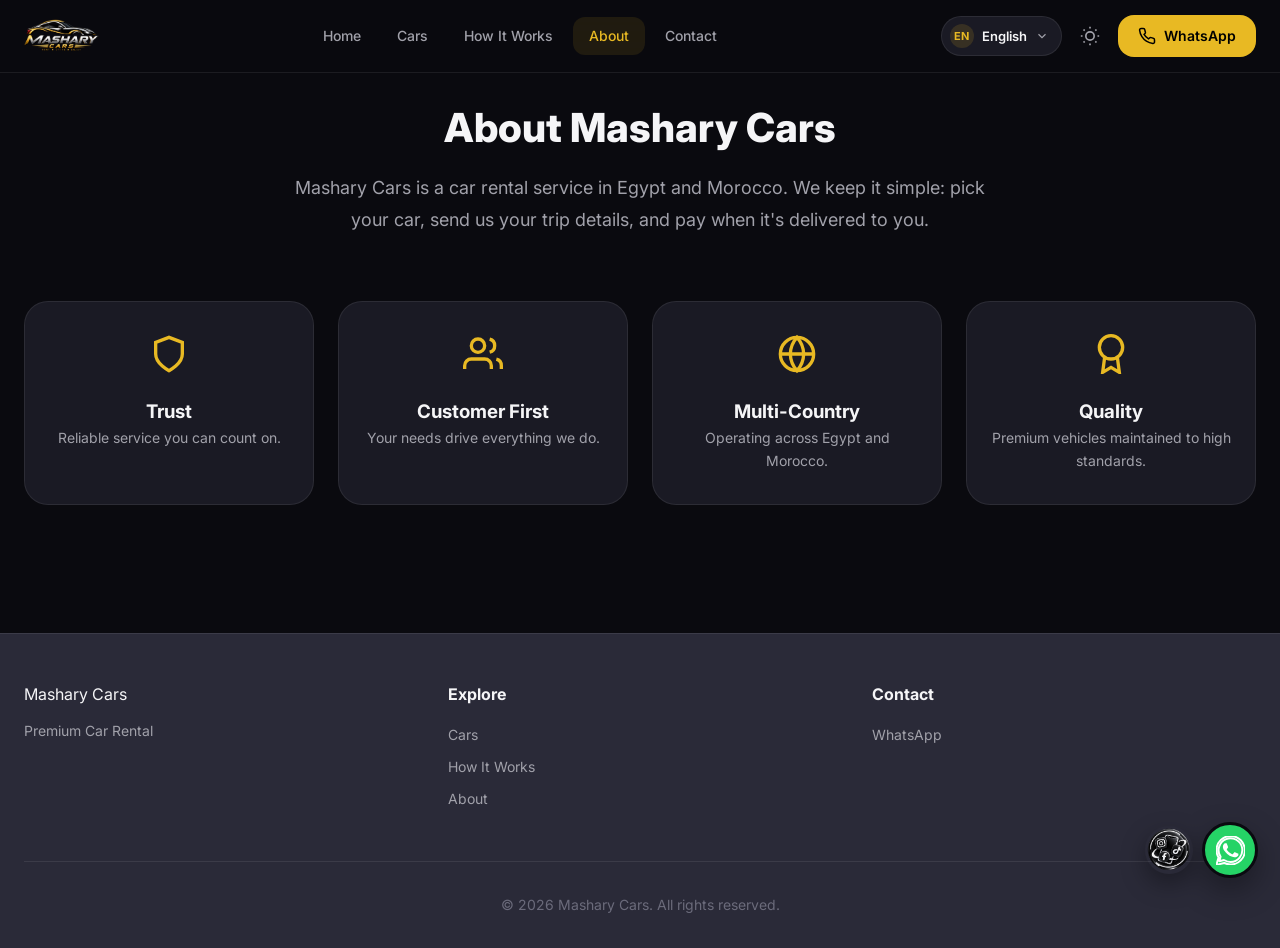
<file: about.html>
<!doctype html>
<html lang="en" dir="ltr">
  <head>
    <meta charset="UTF-8" />
    <meta name="viewport" content="width=device-width, initial-scale=1.0" />
    <meta
      name="description"
      content="Mashary Cars - Premium Smart Car Rental Platform"
    />
    <title>About | Mashary Cars</title>
    <link rel="preconnect" href="https://fonts.googleapis.com" />
    <link
      href="https://fonts.googleapis.com/css2?family=Inter:wght@300;400;500;600;700;800&display=swap"
      rel="stylesheet"
    />
    <link rel="stylesheet" href="css/style.css" />
    <link rel="stylesheet" href="css/social.css" />
  </head>
  <body>
    <script src="js/theme-init.js"></script>
    <header class="header">
      <div class="container header-inner">
                <div class="logo" style="width: 75px">
          <a href="index.html"><img src="logo-r.png" alt="" data-language-logo="true" /></a>
        </div>
        <nav class="nav-desktop">
          <a
            href="index.html"
            class="nav-link"
            data-en="Home"
            data-ar="الرئيسية"
            data-fr="Accueil"
            >Home</a
          ><a
            href="index.html#cars-section"
            class="nav-link"
            data-en="Cars"
            data-ar="السيارات"
            data-fr="Voitures"
            >Cars</a
          ><a
            href="how-it-works.html"
            class="nav-link"
            data-en="How It Works"
            data-ar="كيف تعمل"
            data-fr="Comment ça marche"
            >How It Works</a
          ><a
            href="about.html"
            class="nav-link active"
            data-en="About"
            data-ar="من نحن"
            data-fr="À propos"
            >About</a
          ><a
            href="contact.html"
            class="nav-link"
            data-en="Contact"
            data-ar="تواصل"
            data-fr="Contact"
            >Contact</a
          >
        </nav>
        <div class="header-actions">
          <div class="lang-dropdown" data-id="lang-desktop"></div>
          <button class="btn-icon" id="theme-toggle" title="Toggle theme">
            <svg
              width="20"
              height="20"
              viewBox="0 0 24 24"
              fill="none"
              stroke="currentColor"
              stroke-width="2"
            >
              <circle cx="12" cy="12" r="5" />
              <path
                d="M12 1v2M12 21v2M4.22 4.22l1.42 1.42M18.36 18.36l1.42 1.42M1 12h2M21 12h2M4.22 19.78l1.42-1.42M18.36 5.64l1.42-1.42"
              />
            </svg>
          </button>
          <a
            href="https://wa.me/201042471040"
            target="_blank"
            rel="noopener noreferrer"
            class="btn-primary"
            ><svg
              width="18"
              height="18"
              viewBox="0 0 24 24"
              fill="none"
              stroke="currentColor"
              stroke-width="2"
            >
              <path
                d="M22 16.92v3a2 2 0 0 1-2.18 2 19.79 19.79 0 0 1-8.63-3.07 19.5 19.5 0 0 1-6-6 19.79 19.79 0 0 1-3.07-8.67A2 2 0 0 1 4.11 2h3a2 2 0 0 1 2 1.72c.127.96.361 1.903.7 2.81a2 2 0 0 1-.45 2.11L8.09 9.91a16 16 0 0 0 6 6l1.27-1.27a2 2 0 0 1 2.11-.45c.907.339 1.85.573 2.81.7A2 2 0 0 1 22 16.92z"
              />
            </svg>
            WhatsApp</a
          >
        </div>
        <div class="mobile-toggle">
          <a
            href="https://wa.me/201042471040"
            target="_blank"
            rel="noopener noreferrer"
            class="mobile-whatsapp"
            aria-label="WhatsApp"
          >
            <svg
              width="18"
              height="18"
              viewBox="0 0 24 24"
              fill="none"
              stroke="currentColor"
              stroke-width="2"
            >
              <path
                d="M22 16.92v3a2 2 0 0 1-2.18 2 19.79 19.79 0 0 1-8.63-3.07 19.5 19.5 0 0 1-6-6 19.79 19.79 0 0 1-3.07-8.67A2 2 0 0 1 4.11 2h3a2 2 0 0 1 2 1.72c.127.96.361 1.903.7 2.81a2 2 0 0 1-.45 2.11L8.09 9.91a16 16 0 0 0 6 6l1.27-1.27a2 2 0 0 1 2.11-.45c.907.339 1.85.573 2.81.7A2 2 0 0 1 22 16.92z"
              />
            </svg>
          </a>
          <button
            id="mobile-toggle"
            class="mobile-menu-button"
            type="button"
            aria-label="Open navigation"
            aria-expanded="false"
            aria-controls="mobile-menu"
          >
            <span></span><span></span><span></span>
          </button>
        </div>
      </div>
      <div class="mobile-menu" id="mobile-menu">
        <a
          href="index.html"
          class="nav-link"
          data-en="Home"
          data-ar="الرئيسية"
          data-fr="Accueil"
          >Home</a
        ><a
          href="index.html#cars-section"
          class="nav-link"
          data-en="Cars"
          data-ar="السيارات"
          data-fr="Voitures"
          >Cars</a
        ><a
          href="how-it-works.html"
          class="nav-link"
          data-en="How It Works"
          data-ar="كيف تعمل"
          data-fr="Comment ça marche"
          >How It Works</a
        ><a
          href="about.html"
          class="nav-link active"
          data-en="About"
          data-ar="من نحن"
          data-fr="À propos"
          >About</a
        ><a
          href="contact.html"
          class="nav-link"
          data-en="Contact"
          data-ar="تواصل"
          data-fr="Contact"
          >Contact</a
        >
        <div
          style="
            display: flex;
            gap: 1rem;
            padding: 1rem;
            border-top: 1px solid var(--border);
            margin-top: 1rem;
          "
        >
          <div
            class="lang-dropdown lang-dropdown-mobile"
            data-id="lang-mobile"
          ></div>
          <button
            id="theme-toggle-mobile"
            style="
              display: flex;
              align-items: center;
              gap: 0.5rem;
              color: var(--text-secondary);
            "
          >
            <svg
              width="20"
              height="20"
              viewBox="0 0 24 24"
              fill="none"
              stroke="currentColor"
              stroke-width="2"
            >
              <circle cx="12" cy="12" r="5" />
              <path
                d="M12 1v2M12 21v2M4.22 4.22l1.42 1.42M18.36 18.36l1.42 1.42M1 12h2M21 12h2M4.22 19.78l1.42-1.42M18.36 5.64l1.42-1.42"
              />
            </svg>
            <span
              data-en="Dark Mode"
              data-ar="الوضع الداكن"
              data-fr="Mode sombre"
              >Dark Mode</span
            >
          </button>
        </div>
      </div>
    </header>

    <section style="padding-top: 96px">
      <div class="container">
        <div
          class="text-center mb-16"
          style="max-width: 700px; margin: 0 auto 4rem"
        >
          <h1
            class="section-title mb-6"
            data-en="About Mashary Cars"
            data-ar="عن Mashary Cars"
            data-fr="À propos de Mashary Cars"
          >
            About Mashary Cars
          </h1>
          <p
            style="
              color: var(--text-secondary);
              font-size: 1.125rem;
              line-height: 1.8;
            "
            data-en="Mashary Cars is a car rental service in Egypt and Morocco. We keep it simple: pick your car, send us your trip details, and pay when it's delivered to you."
            data-ar="مشاري كارز لتأجير السيارات في مصر والمغرب. نجعل الأمر بسيطًا: اختر سيارتك، وأرسل إلينا تفاصيل رحلتك، وادفع عند استلامها."
            data-fr="Mashary Cars est un service de location de voitures en Égypte et au Maroc. On garde les choses simples : choisissez votre voiture, envoyez-nous les détails de votre voyage, et payez à la livraison."
          >
            Mashary Cars is a car rental service in Egypt and Morocco. We keep
            it simple: pick your car, send us your trip details, and pay when
            it's delivered to you.
          </p>
        </div>

        <div class="why-grid">
          <div class="why-card">
            <svg
              width="40"
              height="40"
              viewBox="0 0 24 24"
              fill="none"
              stroke="currentColor"
              stroke-width="2"
            >
              <path d="M12 22s8-4 8-10V5l-8-3-8 3v7c0 6 8 10 8 10z" />
            </svg>
            <h3 data-en="Trust" data-ar="الثقة" data-fr="Confiance">Trust</h3>
            <p
              style="color: var(--text-secondary); font-size: 0.875rem"
              data-en="Reliable service you can count on."
              data-ar="خدمة موثوقة يمكنك الاعتماد عليها."
              data-fr="Un service fiable sur lequel vous pouvez compter."
            >
              Reliable service you can count on.
            </p>
          </div>
          <div class="why-card">
            <svg
              width="40"
              height="40"
              viewBox="0 0 24 24"
              fill="none"
              stroke="currentColor"
              stroke-width="2"
            >
              <path d="M17 21v-2a4 4 0 0 0-4-4H5a4 4 0 0 0-4 4v2" />
              <circle cx="9" cy="7" r="4" />
              <path d="M23 21v-2a4 4 0 0 0-3-3.87" />
              <path d="M16 3.13a4 4 0 0 1 0 7.75" />
            </svg>
            <h3
              data-en="Customer First"
              data-ar="العميل أولاً"
              data-fr="Le client d'abord"
            >
              Customer First
            </h3>
            <p
              style="color: var(--text-secondary); font-size: 0.875rem"
              data-en="Your needs drive everything we do."
              data-ar="احتياجاتك تقود كل ما نقوم به."
              data-fr="Vos besoins guident tout ce que nous faisons."
            >
              Your needs drive everything we do.
            </p>
          </div>
          <div class="why-card">
            <svg
              width="40"
              height="40"
              viewBox="0 0 24 24"
              fill="none"
              stroke="currentColor"
              stroke-width="2"
            >
              <circle cx="12" cy="12" r="10" />
              <line x1="2" y1="12" x2="22" y2="12" />
              <path
                d="M12 2a15.3 15.3 0 0 1 4 10 15.3 15.3 0 0 1-4 10 15.3 15.3 0 0 1-4-10 15.3 15.3 0 0 1 4-10z"
              />
            </svg>
            <h3
              data-en="Multi-Country"
              data-ar="متعدد الدول"
              data-fr="Multi-pays"
            >
              Multi-Country
            </h3>
            <p
              style="color: var(--text-secondary); font-size: 0.875rem"
              data-en="Operating across Egypt and Morocco."
              data-ar="نعمل في مصر والمغرب."
              data-fr="Présents en Égypte et au Maroc."
            >
              Operating across Egypt and Morocco.
            </p>
          </div>
          <div class="why-card">
            <svg
              width="40"
              height="40"
              viewBox="0 0 24 24"
              fill="none"
              stroke="currentColor"
              stroke-width="2"
            >
              <circle cx="12" cy="8" r="7" />
              <polyline points="8.21 13.89 7 23 12 20 17 23 15.79 13.88" />
            </svg>
            <h3 data-en="Quality" data-ar="الجودة" data-fr="Qualité">
              Quality
            </h3>
            <p
              style="color: var(--text-secondary); font-size: 0.875rem"
              data-en="Premium vehicles maintained to high standards."
              data-ar="مركبات فاخرة يتم صيانتها بمعايير عالية."
              data-fr="Des véhicules premium entretenus selon des normes élevées."
            >
              Premium vehicles maintained to high standards.
            </p>
          </div>
        </div>
      </div>
    </section>

    <footer class="footer">
      <div class="container">
        <div class="footer-grid">
          <div>
            <div class="logo" style="margin-bottom: 0.75rem">Mashary Cars</div>
            <p
              style="color: var(--text-secondary); font-size: 0.875rem"
              data-en="Premium Car Rental"
              data-ar="تأجير سيارات فاخر"
              data-fr="Location de voitures premium"
            >
              Premium Car Rental
            </p>
          </div>
          <div>
            <div
              class="footer-title"
              data-en="Explore"
              data-ar="استكشف"
              data-fr="Explorer"
            >
              Explore
            </div>
            <a
              href="index.html#cars-section"
              class="footer-link"
              data-en="Cars"
              data-ar="السيارات"
              data-fr="Voitures"
              >Cars</a
            >

            <a
              href="how-it-works.html"
              class="footer-link"
              data-en="How It Works"
              data-ar="كيف تعمل"
              data-fr="Comment ça marche"
              >How It Works</a
            >
            <a
              href="about.html"
              class="footer-link"
              data-en="About"
              data-ar="من نحن"
              data-fr="À propos"
              >About</a
            >
          </div>
          <div>
            <div
              class="footer-title"
              data-en="Contact"
              data-ar="تواصل"
              data-fr="Contact"
            >
              Contact
            </div>
            <a
              href="https://wa.me/201042471040"
              target="_blank"
              rel="noopener noreferrer"
              class="footer-link"
              >WhatsApp</a
            >
          </div>
        </div>
        <div class="footer-bottom">
          © 2026 Mashary Cars.
          <span
            data-en="All rights reserved."
            data-ar="جميع الحقوق محفوظة."
            data-fr="Tous droits réservés."
            >All rights reserved.</span
          >
        </div>
      </div>
    </footer>

    <div class="mobile-bottom-bar">
      <a href="index.html#cars-section"
        ><span
          style="
            display: flex;
            flex-direction: column;
            align-items: center;
            gap: 0.25rem;
          "
          ><svg
            width="20"
            height="20"
            viewBox="0 0 24 24"
            fill="none"
            stroke="currentColor"
            stroke-width="2"
          >
            <path
              d="M19 17h2c.6 0 1-.4 1-1v-3c0-.9-.7-1.7-1.5-1.9C18.7 10.6 16 10 16 10s-1.3-1.4-2.2-2.3c-.5-.4-1.1-.7-1.8-.7H5c-.6 0-1.1.4-1.4.9l-1.4 2.9A3.7 3.7 0 0 0 2 12v4c0 .6.4 1 1 1h2"
            />
            <circle cx="7" cy="17" r="2" />
            <circle cx="17" cy="17" r="2" /></svg
          ><span data-en="Cars" data-ar="السيارات" data-fr="Voitures"
            >Cars</span
          ></span
        ></a
      >
      <a
        href="https://wa.me/201042471040"
        target="_blank"
        rel="noopener noreferrer"
        ><span
          style="
            display: flex;
            flex-direction: column;
            align-items: center;
            gap: 0.25rem;
          "
          ><svg
            width="20"
            height="20"
            viewBox="0 0 24 24"
            fill="none"
            stroke="currentColor"
            stroke-width="2"
          >
            <path
              d="M22 16.92v3a2 2 0 0 1-2.18 2 19.79 19.79 0 0 1-8.63-3.07 19.5 19.5 0 0 1-6-6 19.79 19.79 0 0 1-3.07-8.67A2 2 0 0 1 4.11 2h3a2 2 0 0 1 2 1.72c.127.96.361 1.903.7 2.81a2 2 0 0 1-.45 2.11L8.09 9.91a16 16 0 0 0 6 6l1.27-1.27a2 2 0 0 1 2.11-.45c.907.339 1.85.573 2.81.7A2 2 0 0 1 22 16.92z"
            /></svg
          ><span>WhatsApp</span></span
        ></a
      >
    </div>
        <div class="social-float" id="socialFloat">
      <div class="social-float-card" id="socialFloatLinks" aria-hidden="true">
        <div class="social-icons facebook">
          <p>@Facebook</p>
          <a
            href="#"
            id="socialFacebookFloat"
            target="_blank"
            rel="noopener"
            aria-label="Follow Facebook"
            >Follow</a
          >
          <svg viewBox="0 0 24 24" aria-hidden="true">
            <path
              fill="currentColor"
              d="M22 12.06C22 6.5 17.52 2 12 2S2 6.5 2 12.06c0 5 3.66 9.15 8.44 9.94v-7.03H7.9v-2.91h2.54V9.85c0-2.51 1.49-3.89 3.77-3.89 1.09 0 2.24.2 2.24.2v2.47h-1.26c-1.24 0-1.63.78-1.63 1.57v1.88h2.78l-.44 2.91h-2.34V22c4.78-.79 8.44-4.94 8.44-9.94Z"
            />
          </svg>
        </div>
        <div class="social-icons tiktok">
          <p>@TikTok</p>
          <a
            href="#"
            id="socialTiktokFloat"
            target="_blank"
            rel="noopener"
            aria-label="Follow TikTok"
            >Follow</a
          >
          <svg viewBox="0 0 512 512" aria-hidden="true">
            <path
              fill="currentColor"
              d="M412.19 118.66a109.27 109.27 0 0 1-9.45-5.5 132.87 132.87 0 0 1-24.27-20.62c-18.1-20.71-24.86-41.72-27.35-56.43h.1C349.14 23.9 350 16 350.13 16h-82.44v318.78c0 4.28 0 8.51-.18 12.69 0 .52-.05 1-.08 1.56 0 .23 0 .47-.05.71v.18a70 70 0 0 1-35.22 55.56 68.8 68.8 0 0 1-34.11 9c-38.41 0-69.54-31.32-69.54-70s31.13-70 69.54-70a68.9 68.9 0 0 1 21.41 3.39l.1-83.94a153.14 153.14 0 0 0-118 34.52 161.79 161.79 0 0 0-35.3 43.53c-3.48 6-16.61 30.11-18.2 69.24-1 22.21 5.67 45.22 8.85 54.73v.2c2 5.6 9.75 24.71 22.38 40.82A167.53 167.53 0 0 0 115 470.66v-.2l.2.2C155.11 497.78 199.36 496 199.36 496c7.66-.31 33.32 0 62.46-13.81 32.32-15.31 50.72-38.12 50.72-38.12a158.46 158.46 0 0 0 27.64-45.93c7.46-19.61 9.95-43.13 9.95-52.53V176.49c1 .6 14.32 9.41 14.32 9.41s19.19 12.3 49.13 20.31c21.48 5.7 50.42 6.9 50.42 6.9v-81.84c-9.17 1.1-29.76-2.1-50.84-12.61Z"
            />
          </svg>
        </div>
        <div class="social-icons instagram">
          <p>@Instagram</p>
          <a
            href="#"
            id="socialInstagramFloat"
            target="_blank"
            rel="noopener"
            aria-label="Follow Instagram"
            >Follow</a
          >
          <svg viewBox="0 0 24 24" aria-hidden="true">
            <path
              fill="currentColor"
              fill-rule="evenodd"
              d="M12.315 2c2.43 0 2.784.013 3.808.06 1.064.049 1.791.218 2.427.465a4.902 4.902 0 0 1 1.772 1.153 4.902 4.902 0 0 1 1.153 1.772c.247.636.416 1.363.465 2.427.048 1.067.06 1.407.06 4.123v.08c0 2.643-.012 2.987-.06 4.043-.049 1.064-.218 1.791-.465 2.427a4.902 4.902 0 0 1-1.153 1.772 4.902 4.902 0 0 1-1.772 1.153c-.636.247-1.363.416-2.427.465-1.067.048-1.407.06-4.123.06h-.08c-2.643 0-2.987-.012-4.043-.06-1.064-.049-1.791-.218-2.427-.465a4.902 4.902 0 0 1-1.772-1.153 4.902 4.902 0 0 1-1.153-1.772c-.247-.636-.416-1.363-.465-2.427-.047-1.024-.06-1.379-.06-3.808v-.63c0-2.43.013-2.784.06-3.808.049-1.064.218-1.791.465-2.427a4.902 4.902 0 0 1 1.153-1.772A4.902 4.902 0 0 1 5.45 2.525c.636-.247 1.363-.416 2.427-.465C8.901 2.013 9.256 2 11.685 2h.63ZM12 6.865a5.135 5.135 0 1 0 0 10.27 5.135 5.135 0 0 0 0-10.27Zm5.338-3.205a1.2 1.2 0 1 0 0 2.4 1.2 1.2 0 0 0 0-2.4Z"
            />
          </svg>
        </div>
      </div>
      <button
        class="social-toggle"
        id="socialToggle"
        type="button"
        aria-label="Open social media links"
        aria-expanded="false"
        aria-controls="socialFloatLinks"
      >
           <img src="cars-images/22062023-scaled-1.png" alt="">
      </button>
      <a
        class="whatsapp-float"
        id="waFloat"
        href="#"
        target="_blank"
        rel="noopener"
        aria-label="WhatsApp"
      >
        <svg viewBox="0 0 24 24" aria-hidden="true">
          <path
            d="M20.5 3.5A11.8 11.8 0 0 0 12.1 0C5.6 0 .4 5.2.4 11.7c0 2.1.6 4.2 1.7 6L.3 24l6.5-1.7a11.7 11.7 0 0 0 5.3 1.3h.1c6.4 0 11.7-5.2 11.7-11.7 0-3.1-1.2-6.1-3.4-8.4ZM12.1 21.5h-.1a9.8 9.8 0 0 1-5-1.4l-.4-.2-3.8 1 1-3.7-.2-.4a9.8 9.8 0 1 1 8.5 4.7Z"
          />
          <path
            class="social-fill"
            d="M17.8 14.5c-.3-.2-1.8-.9-2.1-1s-.5-.2-.7.2-.8 1-1 1.2-.4.2-.7.1c-.3-.2-1.3-.5-2.5-1.6-.9-.8-1.6-1.8-1.8-2.1-.2-.3 0-.5.2-.7l.5-.6c.2-.2.2-.4.3-.6s0-.4-.1-.6c-.1-.2-.7-1.7-.9-2.3-.2-.6-.5-.5-.7-.5h-.6c-.2 0-.6.1-.9.4-.3.3-1.1 1.1-1.1 2.6s1.1 3 1.3 3.2c.2.2 2.2 3.4 5.4 4.6.8.3 1.5.5 2 .6.8.2 1.5.2 2 .1.6-.1 1.8-.7 2-1.4.2-.7.2-1.3.1-1.4-.1-.1-.3-.2-.6-.4Z"
          />
        </svg>
      </a>
    </div>

    <script src="js/app.js"></script>
    <script src="js/social.js"></script>
  </body>
</html>
</file>
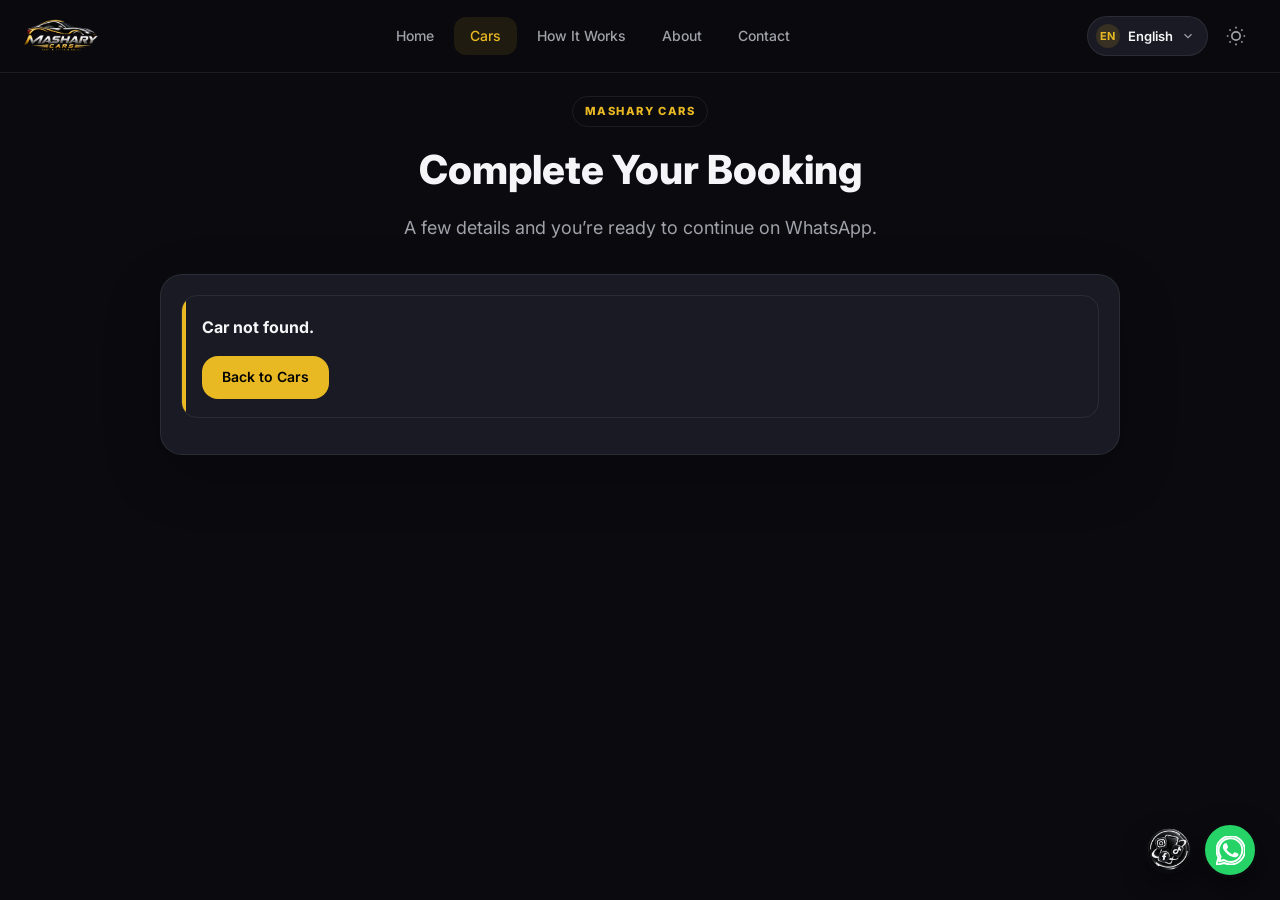
<file: booking.html>
<!doctype html>
<html lang="en" dir="ltr">
  <head>
    <meta charset="UTF-8" />
    <meta name="viewport" content="width=device-width, initial-scale=1.0" />
    <meta
      name="description"
      content="Mashary Cars - Complete your booking request"
    />
    <title>Complete Booking | Mashary Cars</title>
    <link rel="preconnect" href="https://fonts.googleapis.com" />
    <link
      href="https://fonts.googleapis.com/css2?family=Inter:wght@300;400;500;600;700;800&display=swap"
      rel="stylesheet"
    />
    <link rel="stylesheet" href="css/style.css" />
    <link rel="stylesheet" href="css/social.css" />
  </head>
  <body>
    <script src="js/theme-init.js"></script>
    <header class="header">
      <div class="container header-inner">
                <div class="logo" style="width: 75px">
          <a href="index.html"><img src="logo-r.png" alt="" data-language-logo="true" /></a>
        </div>
        <nav class="nav-desktop">
          <a
            href="index.html"
            class="nav-link"
            data-en="Home"
            data-ar="الرئيسية"
            data-fr="Accueil"
            >Home</a
          >
          <a
            href="index.html#cars-section"
            class="nav-link active"
            data-en="Cars"
            data-ar="السيارات"
            data-fr="Voitures"
            >Cars</a
          >

          <a
            href="how-it-works.html"
            class="nav-link"
            data-en="How It Works"
            data-ar="كيف تعمل"
            data-fr="Comment ça marche"
            >How It Works</a
          >
          <a
            href="about.html"
            class="nav-link"
            data-en="About"
            data-ar="من نحن"
            data-fr="À propos"
            >About</a
          >
          <a
            href="contact.html"
            class="nav-link"
            data-en="Contact"
            data-ar="تواصل"
            data-fr="Contact"
            >Contact</a
          >
        </nav>
        <div class="header-actions">
          <div class="lang-dropdown" data-id="lang-desktop"></div>
          <button
            class="btn-icon"
            id="theme-toggle"
            title="Toggle theme"
          ></button>
        </div>
        <div class="mobile-toggle">
          <button
            id="mobile-toggle"
            class="mobile-menu-button"
            type="button"
            aria-label="Open navigation"
            aria-expanded="false"
            aria-controls="mobile-menu"
          >
            <span></span><span></span><span></span>
          </button>
        </div>
      </div>
      <div class="mobile-menu" id="mobile-menu">
        <a
          href="index.html"
          class="nav-link"
          data-en="Home"
          data-ar="الرئيسية"
          data-fr="Accueil"
          >Home</a
        ><a
          href="index.html#cars-section"
          class="nav-link active"
          data-en="Cars"
          data-ar="السيارات"
          data-fr="Voitures"
          >Cars</a
        ><a
          href="how-it-works.html"
          class="nav-link"
          data-en="How It Works"
          data-ar="كيف تعمل"
          data-fr="Comment ça marche"
          >How It Works</a
        ><a
          href="about.html"
          class="nav-link"
          data-en="About"
          data-ar="من نحن"
          data-fr="À propos"
          >About</a
        ><a
          href="contact.html"
          class="nav-link"
          data-en="Contact"
          data-ar="تواصل"
          data-fr="Contact"
          >Contact</a
        >
        <div
          style="
            display: flex;
            gap: 1rem;
            padding: 1rem;
            border-top: 1px solid var(--border);
            margin-top: 1rem;
          "
        >
          <div
            class="lang-dropdown lang-dropdown-mobile"
            data-id="lang-mobile"
          ></div>
          <button
            id="theme-toggle-mobile"
            style="
              display: flex;
              align-items: center;
              gap: 0.5rem;
              color: var(--text-secondary);
            "
          >
            <svg
              width="20"
              height="20"
              viewBox="0 0 24 24"
              fill="none"
              stroke="currentColor"
              stroke-width="2"
            >
              <circle cx="12" cy="12" r="5" />
              <path
                d="M12 1v2M12 21v2M4.22 4.22l1.42 1.42M18.36 18.36l1.42 1.42M1 12h2M21 12h2M4.22 19.78l1.42-1.42M18.36 5.64l1.42-1.42"
              />
            </svg>
            <span
              data-en="Dark Mode"
              data-ar="الوضع الداكن"
              data-fr="Mode sombre"
              >Dark Mode</span
            >
          </button>
        </div>
      </div>
    </header>

    <section class="booking-page" style="padding-top: 96px">
      <div class="container">
        <div class="booking-intro text-center">
          <div
            class="booking-kicker"
            data-en="MASHARY CARS"
            data-ar="مشاري كارز"
            data-fr="MASHARY CARS"
          >
            MASHARY CARS
          </div>
          <h1
            class="section-title"
            data-en="Complete Your Booking"
            data-ar="أكمل حجزك"
            data-fr="Finalisez votre réservation"
          >
            Complete Your Booking
          </h1>
          <p
            class="section-subtitle mx-auto"
            data-en="A few details and you’re ready to continue on WhatsApp."
            data-ar="أدخل بعض التفاصيل ثم تابع مباشرة عبر واتساب."
            data-fr="Quelques détails et vous êtes prêt à continuer sur WhatsApp."
          >
            A few details and you’re ready to continue on WhatsApp.
          </p>
        </div>

        <div class="booking-shell">
          <div id="selected-car" class="booking-car-summary"></div>

          <form
            id="booking-form"
            class="booking-form"
            onsubmit="handleCarBooking(event)"
          >
            <input type="hidden" id="bk-car" required />

            <div class="booking-section">
              <div class="booking-section-head">
                <span class="booking-step">01</span>
                <div>
                  <h2 data-en="Location" data-ar="الموقع" data-fr="Lieu">
                    Location
                  </h2>
                  <p
                    data-en="Where will you pick up the car?"
                    data-ar="أين ستستلم السيارة؟"
                    data-fr="Où récupérerez-vous la voiture ?"
                  >
                    Where will you pick up the car?
                  </p>
                </div>
              </div>
              <div class="booking-grid booking-grid-2 booking-location-grid">
                <div class="form-group">
                  <label
                    class="form-label"
                    for="bk-country-display"
                    data-en="Country"
                    data-ar="الدولة"
                    data-fr="Pays"
                    >Country</label
                  >
                  <div class="booking-select-wrap booking-country-fixed">
                    <input
                      type="text"
                      class="form-input booking-country-display"
                      id="bk-country-display"
                      value=""
                      readonly
                      aria-label="Country"
                    />
                    <input type="hidden" id="bk-country" value="" required />
                  </div>
                  <div
                    class="booking-field-hint"
                    data-en="The pickup country is fixed for this car."
                    data-ar="دولة الاستلام ثابتة حسب السيارة المختارة."
                    data-fr="Le pays de prise en charge est fixe pour cette voiture."
                  >
                    The pickup country is fixed for this car.
                  </div>
                </div>
                <div class="form-group">
                  <label
                    class="form-label"
                    for="bk-pickup-location"
                    data-en="Pickup Location"
                    data-ar="مكان الاستلام"
                    data-fr="Lieu de prise en charge"
                    >Pickup Location</label
                  >
                  <input
                    type="text"
                    class="form-input"
                    id="bk-pickup-location"
                    placeholder="Hotel, home, office..."
                    data-en-placeholder="Hotel, home, office..."
                    data-ar-placeholder="الفندق، المنزل، المكتب..."
                    required
                  />
                </div>
              </div>
            </div>

            <div class="booking-section">
              <div class="booking-section-head">
                <span class="booking-step">02</span>
                <div>
                  <h2
                    data-en="Rental Period"
                    data-ar="مدة الإيجار"
                    data-fr="Période de location"
                  >
                    Rental Period
                  </h2>
                  <p
                    data-en="Choose your pickup and return dates and times."
                    data-ar="اختر تاريخ ووقت الاستلام والتسليم."
                    data-fr="Choisissez vos dates et heures de prise en charge et de retour."
                  >
                    Choose your pickup and return dates and times.
                  </p>
                </div>
              </div>
              <div class="booking-grid booking-grid-2">
                <div class="booking-field-card">
                  <div
                    class="booking-field-title"
                    data-en="Pickup"
                    data-ar="الاستلام"
                    data-fr="Prise en charge"
                  >
                    Pickup
                  </div>
                  <div class="booking-grid booking-grid-2 booking-inner-grid">
                    <div class="form-group">
                      <label
                        class="form-label"
                        data-en="Date"
                        data-ar="التاريخ"
                        data-fr="Date"
                        >Date</label
                      >
                      <input
                        type="date"
                        class="form-input"
                        id="bk-pickup-date"
                        required
                      />
                    </div>
                    <div class="form-group">
                      <label
                        class="form-label"
                        data-en="Time"
                        data-ar="الوقت"
                        data-fr="Heure"
                        >Time</label
                      >
                      <input
                        type="time"
                        class="form-input"
                        id="bk-pickup-time"
                        required
                      />
                    </div>
                  </div>
                </div>
                <div class="booking-field-card">
                  <div
                    class="booking-field-title"
                    data-en="Return"
                    data-ar="التسليم"
                    data-fr="Retour"
                  >
                    Return
                  </div>
                  <div class="booking-grid booking-grid-2 booking-inner-grid">
                    <div class="form-group">
                      <label
                        class="form-label"
                        data-en="Date"
                        data-ar="التاريخ"
                        data-fr="Date"
                        >Date</label
                      >
                      <input
                        type="date"
                        class="form-input"
                        id="bk-dropoff-date"
                        required
                      />
                    </div>
                    <div class="form-group">
                      <label
                        class="form-label"
                        data-en="Time"
                        data-ar="الوقت"
                        data-fr="Heure"
                        >Time</label
                      >
                      <input
                        type="time"
                        class="form-input"
                        id="bk-dropoff-time"
                        required
                      />
                    </div>
                  </div>
                </div>
              </div>
            </div>

            <div class="booking-section">
              <div class="booking-section-head">
                <span class="booking-step">03</span>
                <div>
                  <h2
                    data-en="Guest Details"
                    data-ar="بيانات العميل"
                    data-fr="Informations du client"
                  >
                    Guest Details
                  </h2>
                  <p
                    data-en="Tell us who will be using the car."
                    data-ar="أخبرنا ببعض البيانات الأساسية عن العميل."
                    data-fr="Indiquez-nous qui utilisera la voiture."
                  >
                    Tell us who will be using the car.
                  </p>
                </div>
              </div>
              <div class="booking-grid booking-grid-2">
                <div class="form-group">
                  <label
                    class="form-label"
                    data-en="Full Name"
                    data-ar="الاسم بالكامل"
                    data-fr="Nom complet"
                    >Full Name</label
                  >
                  <input type="text" class="form-input" id="bk-name" required />
                </div>
                <div class="form-group">
                  <label
                    class="form-label"
                    data-en="WhatsApp Number"
                    data-ar="رقم الواتساب"
                    data-fr="Numéro WhatsApp"
                    >WhatsApp Number</label
                  >
                  <input
                    type="tel"
                    class="form-input"
                    id="bk-phone"
                    placeholder="+20 104 247 1040"
                    required
                  />
                </div>
                <div class="form-group">
                  <label
                    class="form-label"
                    data-en="Passengers"
                    data-ar="الركاب"
                    data-fr="Passagers"
                    >Passengers</label
                  >
                  <input
                    type="number"
                    class="form-input"
                    id="bk-passengers"
                    value="2"
                    min="1"
                    required
                  />
                </div>
                <div class="form-group">
                  <label
                    class="form-label"
                    data-en="Bags"
                    data-ar="الأمتعة"
                    data-fr="Bagages"
                    >Bags</label
                  >
                  <input
                    type="number"
                    class="form-input"
                    id="bk-bags"
                    value="2"
                    min="0"
                    required
                  />
                </div>
                <div class="form-group booking-full">
                  <label
                    class="form-label"
                    data-en="Notes"
                    data-ar="ملاحظات"
                    data-fr="Remarques"
                    >Notes</label
                  >
                  <textarea
                    class="form-input"
                    id="bk-notes"
                    rows="3"
                    placeholder="Any special requests..."
                    data-en-placeholder="Any special requests..."
                    data-ar-placeholder="أي طلبات خاصة..."
                  ></textarea>
                </div>
              </div>
            </div>

            <div class="booking-submit">
              <div class="booking-submit-copy">
                <strong
                  data-en="Ready to continue?"
                  data-ar="جاهز للمتابعة؟"
                  data-fr="Prêt à continuer ?"
                  >Ready to continue?</strong
                >
                <span
                  data-en="Your details will be sent securely to our WhatsApp team."
                  data-ar="سيتم إرسال بياناتك إلى فريقنا عبر واتساب."
                  data-fr="Vos informations seront envoyées en toute sécurité à notre équipe WhatsApp."
                  >Your details will be sent securely to our WhatsApp
                  team.</span
                >
              </div>
              <button type="submit" class="btn-primary booking-submit-btn">
                <span
                  data-en="Continue to WhatsApp"
                  data-ar="المتابعة إلى واتساب"
                  data-fr="Continuer vers WhatsApp"
                  >Continue to WhatsApp</span
                >
                <span aria-hidden="true">→</span>
              </button>
            </div>
          </form>
        </div>
      </div>
    </section>

        <div class="social-float" id="socialFloat">
      <div class="social-float-card" id="socialFloatLinks" aria-hidden="true">
        <div class="social-icons facebook">
          <p>@Facebook</p>
          <a
            href="#"
            id="socialFacebookFloat"
            target="_blank"
            rel="noopener"
            aria-label="Follow Facebook"
            >Follow</a
          >
          <svg viewBox="0 0 24 24" aria-hidden="true">
            <path
              fill="currentColor"
              d="M22 12.06C22 6.5 17.52 2 12 2S2 6.5 2 12.06c0 5 3.66 9.15 8.44 9.94v-7.03H7.9v-2.91h2.54V9.85c0-2.51 1.49-3.89 3.77-3.89 1.09 0 2.24.2 2.24.2v2.47h-1.26c-1.24 0-1.63.78-1.63 1.57v1.88h2.78l-.44 2.91h-2.34V22c4.78-.79 8.44-4.94 8.44-9.94Z"
            />
          </svg>
        </div>
        <div class="social-icons tiktok">
          <p>@TikTok</p>
          <a
            href="#"
            id="socialTiktokFloat"
            target="_blank"
            rel="noopener"
            aria-label="Follow TikTok"
            >Follow</a
          >
          <svg viewBox="0 0 512 512" aria-hidden="true">
            <path
              fill="currentColor"
              d="M412.19 118.66a109.27 109.27 0 0 1-9.45-5.5 132.87 132.87 0 0 1-24.27-20.62c-18.1-20.71-24.86-41.72-27.35-56.43h.1C349.14 23.9 350 16 350.13 16h-82.44v318.78c0 4.28 0 8.51-.18 12.69 0 .52-.05 1-.08 1.56 0 .23 0 .47-.05.71v.18a70 70 0 0 1-35.22 55.56 68.8 68.8 0 0 1-34.11 9c-38.41 0-69.54-31.32-69.54-70s31.13-70 69.54-70a68.9 68.9 0 0 1 21.41 3.39l.1-83.94a153.14 153.14 0 0 0-118 34.52 161.79 161.79 0 0 0-35.3 43.53c-3.48 6-16.61 30.11-18.2 69.24-1 22.21 5.67 45.22 8.85 54.73v.2c2 5.6 9.75 24.71 22.38 40.82A167.53 167.53 0 0 0 115 470.66v-.2l.2.2C155.11 497.78 199.36 496 199.36 496c7.66-.31 33.32 0 62.46-13.81 32.32-15.31 50.72-38.12 50.72-38.12a158.46 158.46 0 0 0 27.64-45.93c7.46-19.61 9.95-43.13 9.95-52.53V176.49c1 .6 14.32 9.41 14.32 9.41s19.19 12.3 49.13 20.31c21.48 5.7 50.42 6.9 50.42 6.9v-81.84c-9.17 1.1-29.76-2.1-50.84-12.61Z"
            />
          </svg>
        </div>
        <div class="social-icons instagram">
          <p>@Instagram</p>
          <a
            href="#"
            id="socialInstagramFloat"
            target="_blank"
            rel="noopener"
            aria-label="Follow Instagram"
            >Follow</a
          >
          <svg viewBox="0 0 24 24" aria-hidden="true">
            <path
              fill="currentColor"
              fill-rule="evenodd"
              d="M12.315 2c2.43 0 2.784.013 3.808.06 1.064.049 1.791.218 2.427.465a4.902 4.902 0 0 1 1.772 1.153 4.902 4.902 0 0 1 1.153 1.772c.247.636.416 1.363.465 2.427.048 1.067.06 1.407.06 4.123v.08c0 2.643-.012 2.987-.06 4.043-.049 1.064-.218 1.791-.465 2.427a4.902 4.902 0 0 1-1.153 1.772 4.902 4.902 0 0 1-1.772 1.153c-.636.247-1.363.416-2.427.465-1.067.048-1.407.06-4.123.06h-.08c-2.643 0-2.987-.012-4.043-.06-1.064-.049-1.791-.218-2.427-.465a4.902 4.902 0 0 1-1.772-1.153 4.902 4.902 0 0 1-1.153-1.772c-.247-.636-.416-1.363-.465-2.427-.047-1.024-.06-1.379-.06-3.808v-.63c0-2.43.013-2.784.06-3.808.049-1.064.218-1.791.465-2.427a4.902 4.902 0 0 1 1.153-1.772A4.902 4.902 0 0 1 5.45 2.525c.636-.247 1.363-.416 2.427-.465C8.901 2.013 9.256 2 11.685 2h.63ZM12 6.865a5.135 5.135 0 1 0 0 10.27 5.135 5.135 0 0 0 0-10.27Zm5.338-3.205a1.2 1.2 0 1 0 0 2.4 1.2 1.2 0 0 0 0-2.4Z"
            />
          </svg>
        </div>
      </div>
      <button
        class="social-toggle"
        id="socialToggle"
        type="button"
        aria-label="Open social media links"
        aria-expanded="false"
        aria-controls="socialFloatLinks"
      >
           <img src="cars-images/22062023-scaled-1.png" alt="">
      </button>
      <a
        class="whatsapp-float"
        id="waFloat"
        href="#"
        target="_blank"
        rel="noopener"
        aria-label="WhatsApp"
      >
        <svg viewBox="0 0 24 24" aria-hidden="true">
          <path
            d="M20.5 3.5A11.8 11.8 0 0 0 12.1 0C5.6 0 .4 5.2.4 11.7c0 2.1.6 4.2 1.7 6L.3 24l6.5-1.7a11.7 11.7 0 0 0 5.3 1.3h.1c6.4 0 11.7-5.2 11.7-11.7 0-3.1-1.2-6.1-3.4-8.4ZM12.1 21.5h-.1a9.8 9.8 0 0 1-5-1.4l-.4-.2-3.8 1 1-3.7-.2-.4a9.8 9.8 0 1 1 8.5 4.7Z"
          />
          <path
            class="social-fill"
            d="M17.8 14.5c-.3-.2-1.8-.9-2.1-1s-.5-.2-.7.2-.8 1-1 1.2-.4.2-.7.1c-.3-.2-1.3-.5-2.5-1.6-.9-.8-1.6-1.8-1.8-2.1-.2-.3 0-.5.2-.7l.5-.6c.2-.2.2-.4.3-.6s0-.4-.1-.6c-.1-.2-.7-1.7-.9-2.3-.2-.6-.5-.5-.7-.5h-.6c-.2 0-.6.1-.9.4-.3.3-1.1 1.1-1.1 2.6s1.1 3 1.3 3.2c.2.2 2.2 3.4 5.4 4.6.8.3 1.5.5 2 .6.8.2 1.5.2 2 .1.6-.1 1.8-.7 2-1.4.2-.7.2-1.3.1-1.4-.1-.1-.3-.2-.6-.4Z"
          />
        </svg>
      </a>
    </div>

    <script src="js/app.js"></script>
    <script src="js/social.js"></script>
    <script src="js/pages/booking.js"></script>
  </body>
</html>
</file>
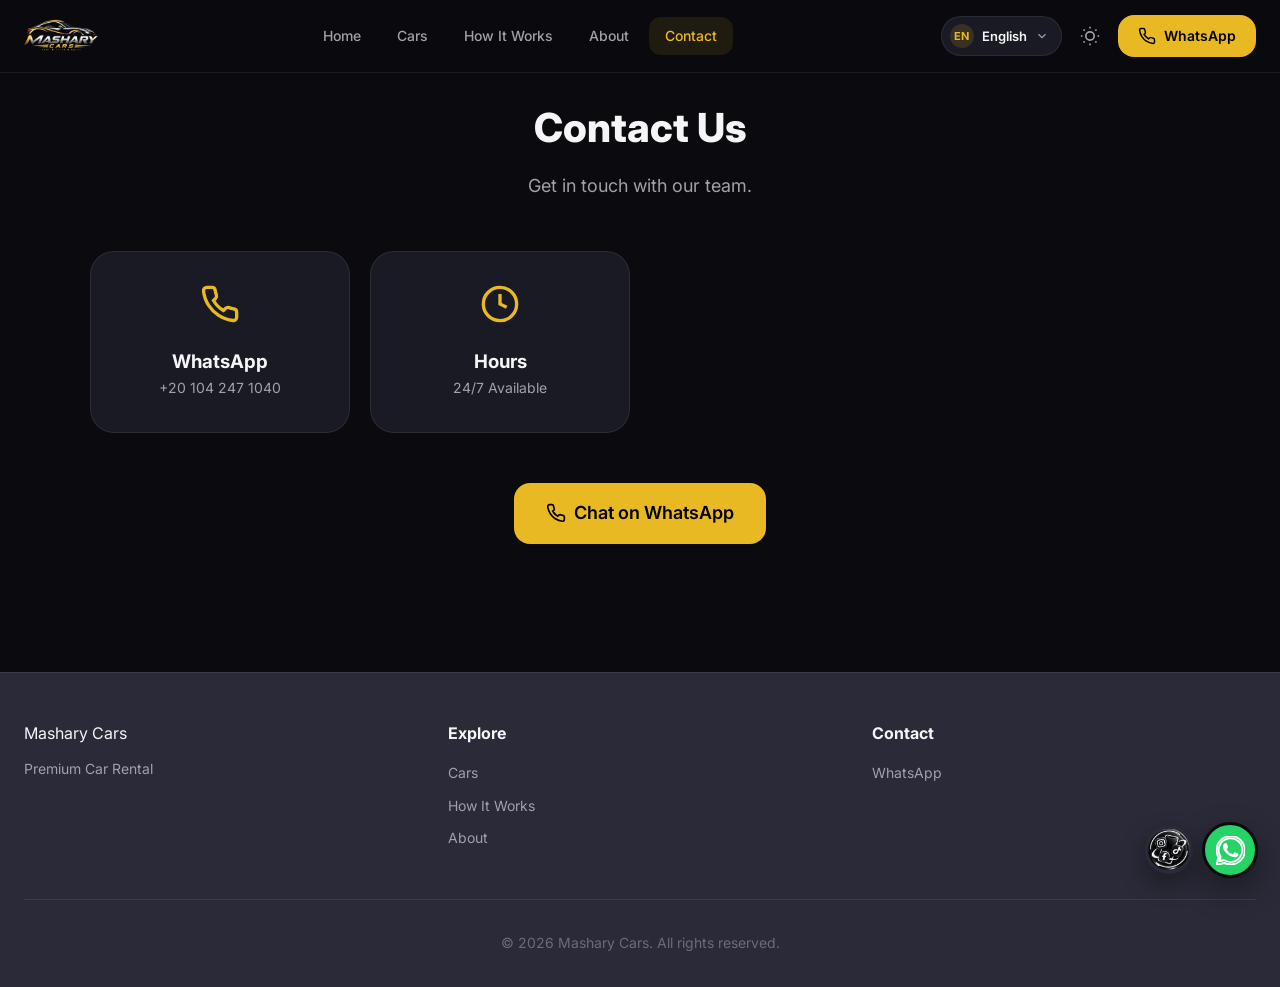
<file: contact.html>
<!doctype html>
<html lang="en" dir="ltr">
  <head>
    <meta charset="UTF-8" />
    <meta name="viewport" content="width=device-width, initial-scale=1.0" />
    <meta
      name="description"
      content="Mashary Cars - Premium Smart Car Rental Platform"
    />
    <title>Contact | Mashary Cars</title>
    <link rel="preconnect" href="https://fonts.googleapis.com" />
    <link
      href="https://fonts.googleapis.com/css2?family=Inter:wght@300;400;500;600;700;800&display=swap"
      rel="stylesheet"
    />
    <link rel="stylesheet" href="css/style.css" />
    <link rel="stylesheet" href="css/social.css" />
  </head>
  <body>
    <script src="js/theme-init.js"></script>
    <header class="header">
      <div class="container header-inner">
                <div class="logo" style="width: 75px">
          <a href="index.html"><img src="logo-r.png" alt="" data-language-logo="true" /></a>
        </div>
        <nav class="nav-desktop">
          <a
            href="index.html"
            class="nav-link"
            data-en="Home"
            data-ar="الرئيسية"
            data-fr="Accueil"
            >Home</a
          ><a
            href="index.html#cars-section"
            class="nav-link"
            data-en="Cars"
            data-ar="السيارات"
            data-fr="Voitures"
            >Cars</a
          ><a
            href="how-it-works.html"
            class="nav-link"
            data-en="How It Works"
            data-ar="كيف تعمل"
            data-fr="Comment ça marche"
            >How It Works</a
          ><a
            href="about.html"
            class="nav-link"
            data-en="About"
            data-ar="من نحن"
            data-fr="À propos"
            >About</a
          ><a
            href="contact.html"
            class="nav-link active"
            data-en="Contact"
            data-ar="تواصل"
            data-fr="Contact"
            >Contact</a
          >
        </nav>
        <div class="header-actions">
          <div class="lang-dropdown" data-id="lang-desktop"></div>
          <button class="btn-icon" id="theme-toggle" title="Toggle theme">
            <svg
              width="20"
              height="20"
              viewBox="0 0 24 24"
              fill="none"
              stroke="currentColor"
              stroke-width="2"
            >
              <circle cx="12" cy="12" r="5" />
              <path
                d="M12 1v2M12 21v2M4.22 4.22l1.42 1.42M18.36 18.36l1.42 1.42M1 12h2M21 12h2M4.22 19.78l1.42-1.42M18.36 5.64l1.42-1.42"
              />
            </svg>
          </button>
          <a
            href="https://wa.me/201042471040"
            target="_blank"
            rel="noopener noreferrer"
            class="btn-primary"
            ><svg
              width="18"
              height="18"
              viewBox="0 0 24 24"
              fill="none"
              stroke="currentColor"
              stroke-width="2"
            >
              <path
                d="M22 16.92v3a2 2 0 0 1-2.18 2 19.79 19.79 0 0 1-8.63-3.07 19.5 19.5 0 0 1-6-6 19.79 19.79 0 0 1-3.07-8.67A2 2 0 0 1 4.11 2h3a2 2 0 0 1 2 1.72c.127.96.361 1.903.7 2.81a2 2 0 0 1-.45 2.11L8.09 9.91a16 16 0 0 0 6 6l1.27-1.27a2 2 0 0 1 2.11-.45c.907.339 1.85.573 2.81.7A2 2 0 0 1 22 16.92z"
              />
            </svg>
            WhatsApp</a
          >
        </div>
        <div class="mobile-toggle">
          <a
            href="https://wa.me/201042471040"
            target="_blank"
            rel="noopener noreferrer"
            class="mobile-whatsapp"
            aria-label="WhatsApp"
          >
            <svg
              width="18"
              height="18"
              viewBox="0 0 24 24"
              fill="none"
              stroke="currentColor"
              stroke-width="2"
            >
              <path
                d="M22 16.92v3a2 2 0 0 1-2.18 2 19.79 19.79 0 0 1-8.63-3.07 19.5 19.5 0 0 1-6-6 19.79 19.79 0 0 1-3.07-8.67A2 2 0 0 1 4.11 2h3a2 2 0 0 1 2 1.72c.127.96.361 1.903.7 2.81a2 2 0 0 1-.45 2.11L8.09 9.91a16 16 0 0 0 6 6l1.27-1.27a2 2 0 0 1 2.11-.45c.907.339 1.85.573 2.81.7A2 2 0 0 1 22 16.92z"
              />
            </svg>
          </a>
          <button
            id="mobile-toggle"
            class="mobile-menu-button"
            type="button"
            aria-label="Open navigation"
            aria-expanded="false"
            aria-controls="mobile-menu"
          >
            <span></span><span></span><span></span>
          </button>
        </div>
      </div>
      <div class="mobile-menu" id="mobile-menu">
        <a
          href="index.html"
          class="nav-link"
          data-en="Home"
          data-ar="الرئيسية"
          data-fr="Accueil"
          >Home</a
        ><a
          href="index.html#cars-section"
          class="nav-link"
          data-en="Cars"
          data-ar="السيارات"
          data-fr="Voitures"
          >Cars</a
        ><a
          href="how-it-works.html"
          class="nav-link"
          data-en="How It Works"
          data-ar="كيف تعمل"
          data-fr="Comment ça marche"
          >How It Works</a
        ><a
          href="about.html"
          class="nav-link"
          data-en="About"
          data-ar="من نحن"
          data-fr="À propos"
          >About</a
        ><a
          href="contact.html"
          class="nav-link active"
          data-en="Contact"
          data-ar="تواصل"
          data-fr="Contact"
          >Contact</a
        >
        <div
          style="
            display: flex;
            gap: 1rem;
            padding: 1rem;
            border-top: 1px solid var(--border);
            margin-top: 1rem;
          "
        >
          <div
            class="lang-dropdown lang-dropdown-mobile"
            data-id="lang-mobile"
          ></div>
          <button
            id="theme-toggle-mobile"
            style="
              display: flex;
              align-items: center;
              gap: 0.5rem;
              color: var(--text-secondary);
            "
          >
            <svg
              width="20"
              height="20"
              viewBox="0 0 24 24"
              fill="none"
              stroke="currentColor"
              stroke-width="2"
            >
              <circle cx="12" cy="12" r="5" />
              <path
                d="M12 1v2M12 21v2M4.22 4.22l1.42 1.42M18.36 18.36l1.42 1.42M1 12h2M21 12h2M4.22 19.78l1.42-1.42M18.36 5.64l1.42-1.42"
              />
            </svg>
            <span
              data-en="Dark Mode"
              data-ar="الوضع الداكن"
              data-fr="Mode sombre"
              >Dark Mode</span
            >
          </button>
        </div>
      </div>
    </header>

    <section style="padding-top: 96px">
      <div class="container">
        <div class="text-center mb-16">
          <h1
            class="section-title mb-4"
            data-en="Contact Us"
            data-ar="تواصل معنا"
            data-fr="Contactez-nous"
          >
            Contact Us
          </h1>
          <p
            class="section-subtitle mx-auto"
            data-en="Get in touch with our team."
            data-ar="تواصل مع فريقنا."
            data-fr="Contactez notre équipe."
          >
            Get in touch with our team.
          </p>
        </div>

        <div class="why-grid contact-cards-grid" style="margin: 50px auto">
          <div class="why-card">
            <svg
              width="40"
              height="40"
              viewBox="0 0 24 24"
              fill="none"
              stroke="currentColor"
              stroke-width="2"
            >
              <path
                d="M22 16.92v3a2 2 0 0 1-2.18 2 19.79 19.79 0 0 1-8.63-3.07 19.5 19.5 0 0 1-6-6 19.79 19.79 0 0 1-3.07-8.67A2 2 0 0 1 4.11 2h3a2 2 0 0 1 2 1.72c.127.96.361 1.903.7 2.81a2 2 0 0 1-.45 2.11L8.09 9.91a16 16 0 0 0 6 6l1.27-1.27a2 2 0 0 1 2.11-.45c.907.339 1.85.573 2.81.7A2 2 0 0 1 22 16.92z"
              />
            </svg>
            <h3>WhatsApp</h3>
            <p style="color: var(--text-secondary); font-size: 0.875rem">
              +20 104 247 1040
            </p>
          </div>
          <div class="why-card">
            <svg
              width="40"
              height="40"
              viewBox="0 0 24 24"
              fill="none"
              stroke="currentColor"
              stroke-width="2"
            >
              <circle cx="12" cy="12" r="10" />
              <polyline points="12 6 12 12 16 14" />
            </svg>
            <h3 data-en="Hours" data-ar="الساعات" data-fr="Horaires">Hours</h3>
            <p style="color: var(--text-secondary); font-size: 0.875rem">
              24/7 Available
            </p>
          </div>
        </div>

        <div class="text-center mt-12">
          <a
            href="https://wa.me/201042471040"
            target="_blank"
            rel="noopener noreferrer"
            class="btn-primary"
            style="font-size: 1.125rem; padding: 1rem 2rem"
          >
            <svg
              width="20"
              height="20"
              viewBox="0 0 24 24"
              fill="none"
              stroke="currentColor"
              stroke-width="2"
            >
              <path
                d="M22 16.92v3a2 2 0 0 1-2.18 2 19.79 19.79 0 0 1-8.63-3.07 19.5 19.5 0 0 1-6-6 19.79 19.79 0 0 1-3.07-8.67A2 2 0 0 1 4.11 2h3a2 2 0 0 1 2 1.72c.127.96.361 1.903.7 2.81a2 2 0 0 1-.45 2.11L8.09 9.91a16 16 0 0 0 6 6l1.27-1.27a2 2 0 0 1 2.11-.45c.907.339 1.85.573 2.81.7A2 2 0 0 1 22 16.92z"
              />
            </svg>
            Chat on WhatsApp
          </a>
        </div>
      </div>
    </section>

    <footer class="footer">
      <div class="container">
        <div class="footer-grid">
          <div>
            <div class="logo" style="margin-bottom: 0.75rem">Mashary Cars</div>
            <p
              style="color: var(--text-secondary); font-size: 0.875rem"
              data-en="Premium Car Rental"
              data-ar="تأجير سيارات فاخر"
              data-fr="Location de voitures premium"
            >
              Premium Car Rental
            </p>
          </div>
          <div>
            <div
              class="footer-title"
              data-en="Explore"
              data-ar="استكشف"
              data-fr="Explorer"
            >
              Explore
            </div>
            <a
              href="index.html#cars-section"
              class="footer-link"
              data-en="Cars"
              data-ar="السيارات"
              data-fr="Voitures"
              >Cars</a
            >

            <a
              href="how-it-works.html"
              class="footer-link"
              data-en="How It Works"
              data-ar="كيف تعمل"
              data-fr="Comment ça marche"
              >How It Works</a
            >
            <a
              href="about.html"
              class="footer-link"
              data-en="About"
              data-ar="من نحن"
              data-fr="À propos"
              >About</a
            >
          </div>
          <div>
            <div
              class="footer-title"
              data-en="Contact"
              data-ar="تواصل"
              data-fr="Contact"
            >
              Contact
            </div>
            <a
              href="https://wa.me/201042471040"
              target="_blank"
              rel="noopener noreferrer"
              class="footer-link"
              >WhatsApp</a
            >
          </div>
        </div>
        <div class="footer-bottom">
          © 2026 Mashary Cars.
          <span
            data-en="All rights reserved."
            data-ar="جميع الحقوق محفوظة."
            data-fr="Tous droits réservés."
            >All rights reserved.</span
          >
        </div>
      </div>
    </footer>

    <div class="mobile-bottom-bar">
      <a href="index.html#cars-section"
        ><span
          style="
            display: flex;
            flex-direction: column;
            align-items: center;
            gap: 0.25rem;
          "
          ><svg
            width="20"
            height="20"
            viewBox="0 0 24 24"
            fill="none"
            stroke="currentColor"
            stroke-width="2"
          >
            <path
              d="M19 17h2c.6 0 1-.4 1-1v-3c0-.9-.7-1.7-1.5-1.9C18.7 10.6 16 10 16 10s-1.3-1.4-2.2-2.3c-.5-.4-1.1-.7-1.8-.7H5c-.6 0-1.1.4-1.4.9l-1.4 2.9A3.7 3.7 0 0 0 2 12v4c0 .6.4 1 1 1h2"
            />
            <circle cx="7" cy="17" r="2" />
            <circle cx="17" cy="17" r="2" /></svg
          ><span data-en="Cars" data-ar="السيارات" data-fr="Voitures"
            >Cars</span
          ></span
        ></a
      >
      <a
        href="https://wa.me/201042471040"
        target="_blank"
        rel="noopener noreferrer"
        ><span
          style="
            display: flex;
            flex-direction: column;
            align-items: center;
            gap: 0.25rem;
          "
          ><svg
            width="20"
            height="20"
            viewBox="0 0 24 24"
            fill="none"
            stroke="currentColor"
            stroke-width="2"
          >
            <path
              d="M22 16.92v3a2 2 0 0 1-2.18 2 19.79 19.79 0 0 1-8.63-3.07 19.5 19.5 0 0 1-6-6 19.79 19.79 0 0 1-3.07-8.67A2 2 0 0 1 4.11 2h3a2 2 0 0 1 2 1.72c.127.96.361 1.903.7 2.81a2 2 0 0 1-.45 2.11L8.09 9.91a16 16 0 0 0 6 6l1.27-1.27a2 2 0 0 1 2.11-.45c.907.339 1.85.573 2.81.7A2 2 0 0 1 22 16.92z"
            /></svg
          ><span>WhatsApp</span></span
        ></a
      >
    </div>
        <div class="social-float" id="socialFloat">
      <div class="social-float-card" id="socialFloatLinks" aria-hidden="true">
        <div class="social-icons facebook">
          <p>@Facebook</p>
          <a
            href="#"
            id="socialFacebookFloat"
            target="_blank"
            rel="noopener"
            aria-label="Follow Facebook"
            >Follow</a
          >
          <svg viewBox="0 0 24 24" aria-hidden="true">
            <path
              fill="currentColor"
              d="M22 12.06C22 6.5 17.52 2 12 2S2 6.5 2 12.06c0 5 3.66 9.15 8.44 9.94v-7.03H7.9v-2.91h2.54V9.85c0-2.51 1.49-3.89 3.77-3.89 1.09 0 2.24.2 2.24.2v2.47h-1.26c-1.24 0-1.63.78-1.63 1.57v1.88h2.78l-.44 2.91h-2.34V22c4.78-.79 8.44-4.94 8.44-9.94Z"
            />
          </svg>
        </div>
        <div class="social-icons tiktok">
          <p>@TikTok</p>
          <a
            href="#"
            id="socialTiktokFloat"
            target="_blank"
            rel="noopener"
            aria-label="Follow TikTok"
            >Follow</a
          >
          <svg viewBox="0 0 512 512" aria-hidden="true">
            <path
              fill="currentColor"
              d="M412.19 118.66a109.27 109.27 0 0 1-9.45-5.5 132.87 132.87 0 0 1-24.27-20.62c-18.1-20.71-24.86-41.72-27.35-56.43h.1C349.14 23.9 350 16 350.13 16h-82.44v318.78c0 4.28 0 8.51-.18 12.69 0 .52-.05 1-.08 1.56 0 .23 0 .47-.05.71v.18a70 70 0 0 1-35.22 55.56 68.8 68.8 0 0 1-34.11 9c-38.41 0-69.54-31.32-69.54-70s31.13-70 69.54-70a68.9 68.9 0 0 1 21.41 3.39l.1-83.94a153.14 153.14 0 0 0-118 34.52 161.79 161.79 0 0 0-35.3 43.53c-3.48 6-16.61 30.11-18.2 69.24-1 22.21 5.67 45.22 8.85 54.73v.2c2 5.6 9.75 24.71 22.38 40.82A167.53 167.53 0 0 0 115 470.66v-.2l.2.2C155.11 497.78 199.36 496 199.36 496c7.66-.31 33.32 0 62.46-13.81 32.32-15.31 50.72-38.12 50.72-38.12a158.46 158.46 0 0 0 27.64-45.93c7.46-19.61 9.95-43.13 9.95-52.53V176.49c1 .6 14.32 9.41 14.32 9.41s19.19 12.3 49.13 20.31c21.48 5.7 50.42 6.9 50.42 6.9v-81.84c-9.17 1.1-29.76-2.1-50.84-12.61Z"
            />
          </svg>
        </div>
        <div class="social-icons instagram">
          <p>@Instagram</p>
          <a
            href="#"
            id="socialInstagramFloat"
            target="_blank"
            rel="noopener"
            aria-label="Follow Instagram"
            >Follow</a
          >
          <svg viewBox="0 0 24 24" aria-hidden="true">
            <path
              fill="currentColor"
              fill-rule="evenodd"
              d="M12.315 2c2.43 0 2.784.013 3.808.06 1.064.049 1.791.218 2.427.465a4.902 4.902 0 0 1 1.772 1.153 4.902 4.902 0 0 1 1.153 1.772c.247.636.416 1.363.465 2.427.048 1.067.06 1.407.06 4.123v.08c0 2.643-.012 2.987-.06 4.043-.049 1.064-.218 1.791-.465 2.427a4.902 4.902 0 0 1-1.153 1.772 4.902 4.902 0 0 1-1.772 1.153c-.636.247-1.363.416-2.427.465-1.067.048-1.407.06-4.123.06h-.08c-2.643 0-2.987-.012-4.043-.06-1.064-.049-1.791-.218-2.427-.465a4.902 4.902 0 0 1-1.772-1.153 4.902 4.902 0 0 1-1.153-1.772c-.247-.636-.416-1.363-.465-2.427-.047-1.024-.06-1.379-.06-3.808v-.63c0-2.43.013-2.784.06-3.808.049-1.064.218-1.791.465-2.427a4.902 4.902 0 0 1 1.153-1.772A4.902 4.902 0 0 1 5.45 2.525c.636-.247 1.363-.416 2.427-.465C8.901 2.013 9.256 2 11.685 2h.63ZM12 6.865a5.135 5.135 0 1 0 0 10.27 5.135 5.135 0 0 0 0-10.27Zm5.338-3.205a1.2 1.2 0 1 0 0 2.4 1.2 1.2 0 0 0 0-2.4Z"
            />
          </svg>
        </div>
      </div>
      <button
        class="social-toggle"
        id="socialToggle"
        type="button"
        aria-label="Open social media links"
        aria-expanded="false"
        aria-controls="socialFloatLinks"
      >
           <img src="cars-images/22062023-scaled-1.png" alt="">
      </button>
      <a
        class="whatsapp-float"
        id="waFloat"
        href="#"
        target="_blank"
        rel="noopener"
        aria-label="WhatsApp"
      >
        <svg viewBox="0 0 24 24" aria-hidden="true">
          <path
            d="M20.5 3.5A11.8 11.8 0 0 0 12.1 0C5.6 0 .4 5.2.4 11.7c0 2.1.6 4.2 1.7 6L.3 24l6.5-1.7a11.7 11.7 0 0 0 5.3 1.3h.1c6.4 0 11.7-5.2 11.7-11.7 0-3.1-1.2-6.1-3.4-8.4ZM12.1 21.5h-.1a9.8 9.8 0 0 1-5-1.4l-.4-.2-3.8 1 1-3.7-.2-.4a9.8 9.8 0 1 1 8.5 4.7Z"
          />
          <path
            class="social-fill"
            d="M17.8 14.5c-.3-.2-1.8-.9-2.1-1s-.5-.2-.7.2-.8 1-1 1.2-.4.2-.7.1c-.3-.2-1.3-.5-2.5-1.6-.9-.8-1.6-1.8-1.8-2.1-.2-.3 0-.5.2-.7l.5-.6c.2-.2.2-.4.3-.6s0-.4-.1-.6c-.1-.2-.7-1.7-.9-2.3-.2-.6-.5-.5-.7-.5h-.6c-.2 0-.6.1-.9.4-.3.3-1.1 1.1-1.1 2.6s1.1 3 1.3 3.2c.2.2 2.2 3.4 5.4 4.6.8.3 1.5.5 2 .6.8.2 1.5.2 2 .1.6-.1 1.8-.7 2-1.4.2-.7.2-1.3.1-1.4-.1-.1-.3-.2-.6-.4Z"
          />
        </svg>
      </a>
    </div>

    <script src="js/app.js"></script>
    <script src="js/social.js"></script>
  </body>
</html>
</file>
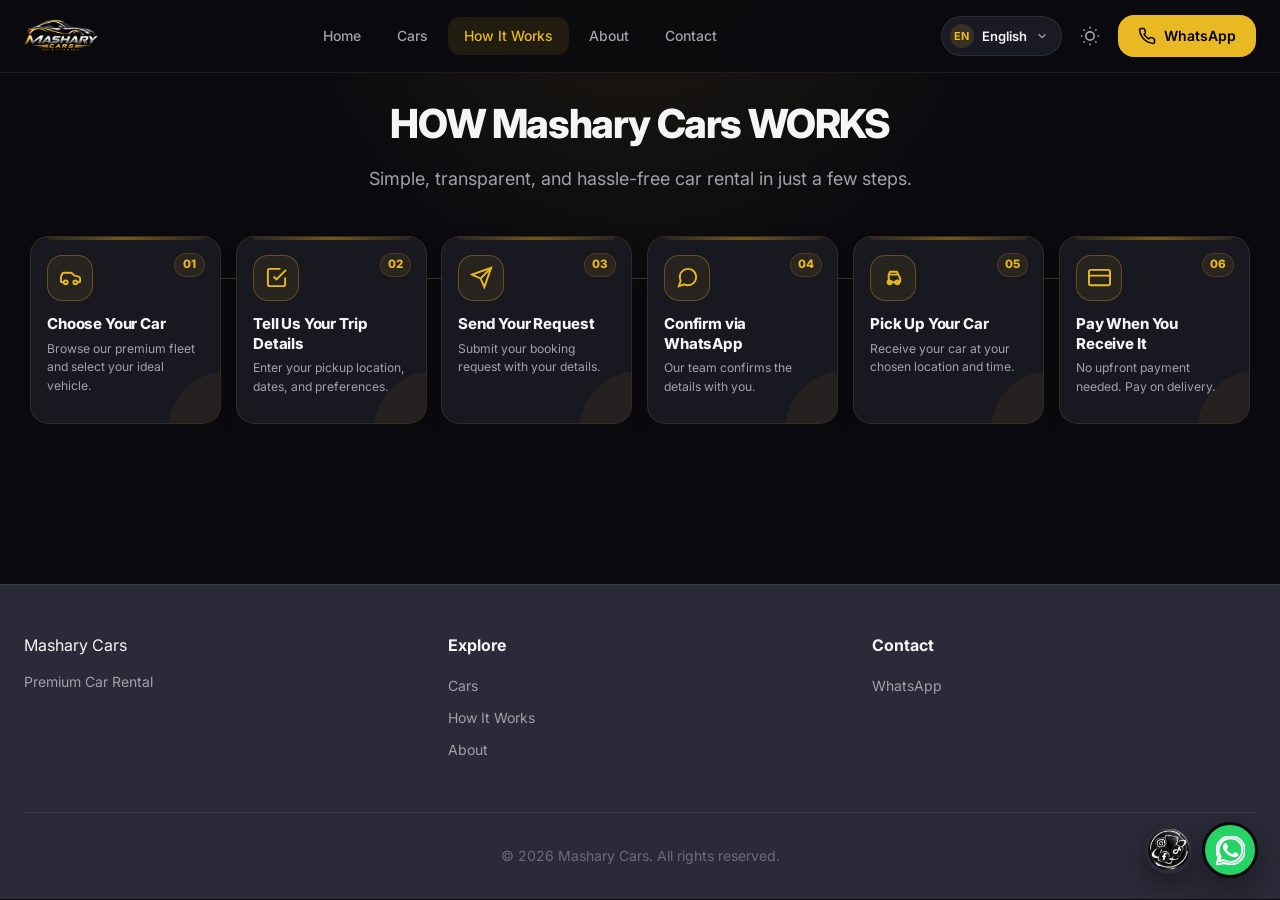
<file: how-it-works.html>
<!doctype html>
<html lang="en" dir="ltr">
  <head>
    <meta charset="UTF-8" />
    <meta name="viewport" content="width=device-width, initial-scale=1.0" />
    <meta
      name="description"
      content="Mashary Cars - Premium Smart Car Rental Platform"
    />
    <title>How It Works | Mashary Cars</title>
    <link rel="preconnect" href="https://fonts.googleapis.com" />
    <link
      href="https://fonts.googleapis.com/css2?family=Inter:wght@300;400;500;600;700;800&display=swap"
      rel="stylesheet"
    />
    <link rel="stylesheet" href="css/style.css" />
    <link rel="stylesheet" href="css/social.css" />
  </head>
  <body>
    <script src="js/theme-init.js"></script>
    <header class="header">
      <div class="container header-inner">
        <div class="logo" style="width: 75px;">
          <a href="index.html"><img src="logo-r.png" alt="" data-language-logo="true"></a>          
        </div>
       
        <nav class="nav-desktop">
          <a
            href="index.html"
            class="nav-link"
            data-en="Home"
            data-ar="الرئيسية"
            data-fr="Accueil"
            >Home</a
          ><a
            href="index.html#cars-section"
            class="nav-link"
            data-en="Cars"
            data-ar="السيارات"
            data-fr="Voitures"
            >Cars</a
          ><a
            href="how-it-works.html"
            class="nav-link active"
            data-en="How It Works"
            data-ar="كيف تعمل"
            data-fr="Comment ça marche"
            >How It Works</a
          ><a
            href="about.html"
            class="nav-link"
            data-en="About"
            data-ar="من نحن"
            data-fr="À propos"
            >About</a
          ><a
            href="contact.html"
            class="nav-link"
            data-en="Contact"
            data-ar="تواصل"
            data-fr="Contact"
            >Contact</a
          >
        </nav>
        <div class="header-actions">
          <div class="lang-dropdown" data-id="lang-desktop"></div>
          <button class="btn-icon" id="theme-toggle" title="Toggle theme">
            <svg
              width="20"
              height="20"
              viewBox="0 0 24 24"
              fill="none"
              stroke="currentColor"
              stroke-width="2"
            >
              <circle cx="12" cy="12" r="5" />
              <path
                d="M12 1v2M12 21v2M4.22 4.22l1.42 1.42M18.36 18.36l1.42 1.42M1 12h2M21 12h2M4.22 19.78l1.42-1.42M18.36 5.64l1.42-1.42"
              />
            </svg>
          </button>
          <a
            href="https://wa.me/201042471040"
            target="_blank"
            rel="noopener noreferrer"
            class="btn-primary"
            ><svg
              width="18"
              height="18"
              viewBox="0 0 24 24"
              fill="none"
              stroke="currentColor"
              stroke-width="2"
            >
              <path
                d="M22 16.92v3a2 2 0 0 1-2.18 2 19.79 19.79 0 0 1-8.63-3.07 19.5 19.5 0 0 1-6-6 19.79 19.79 0 0 1-3.07-8.67A2 2 0 0 1 4.11 2h3a2 2 0 0 1 2 1.72c.127.96.361 1.903.7 2.81a2 2 0 0 1-.45 2.11L8.09 9.91a16 16 0 0 0 6 6l1.27-1.27a2 2 0 0 1 2.11-.45c.907.339 1.85.573 2.81.7A2 2 0 0 1 22 16.92z"
              />
            </svg>
            WhatsApp</a
          >
        </div>
        <div class="mobile-toggle">
          <a
            href="https://wa.me/201042471040"
            target="_blank"
            rel="noopener noreferrer"
            class="mobile-whatsapp"
            aria-label="WhatsApp"
          >
            <svg
              width="18"
              height="18"
              viewBox="0 0 24 24"
              fill="none"
              stroke="currentColor"
              stroke-width="2"
            >
              <path
                d="M22 16.92v3a2 2 0 0 1-2.18 2 19.79 19.79 0 0 1-8.63-3.07 19.5 19.5 0 0 1-6-6 19.79 19.79 0 0 1-3.07-8.67A2 2 0 0 1 4.11 2h3a2 2 0 0 1 2 1.72c.127.96.361 1.903.7 2.81a2 2 0 0 1-.45 2.11L8.09 9.91a16 16 0 0 0 6 6l1.27-1.27a2 2 0 0 1 2.11-.45c.907.339 1.85.573 2.81.7A2 2 0 0 1 22 16.92z"
              />
            </svg>
          </a>
          <button
            id="mobile-toggle"
            class="mobile-menu-button"
            type="button"
            aria-label="Open navigation"
            aria-expanded="false"
            aria-controls="mobile-menu"
          >
            <span></span><span></span><span></span>
          </button>
        </div>
      </div>
      <div class="mobile-menu" id="mobile-menu">
        <a
          href="index.html"
          class="nav-link"
          data-en="Home"
          data-ar="الرئيسية"
          data-fr="Accueil"
          >Home</a
        ><a
          href="index.html#cars-section"
          class="nav-link"
          data-en="Cars"
          data-ar="السيارات"
          data-fr="Voitures"
          >Cars</a
        ><a
          href="how-it-works.html"
          class="nav-link active"
          data-en="How It Works"
          data-ar="كيف تعمل"
          data-fr="Comment ça marche"
          >How It Works</a
        ><a
          href="about.html"
          class="nav-link"
          data-en="About"
          data-ar="من نحن"
          data-fr="À propos"
          >About</a
        ><a
          href="contact.html"
          class="nav-link"
          data-en="Contact"
          data-ar="تواصل"
          data-fr="Contact"
          >Contact</a
        >
        <div
          style="
            display: flex;
            gap: 1rem;
            padding: 1rem;
            border-top: 1px solid var(--border);
            margin-top: 1rem;
          "
        >
          <div
            class="lang-dropdown lang-dropdown-mobile"
            data-id="lang-mobile"
          ></div>
          <button
            id="theme-toggle-mobile"
            style="
              display: flex;
              align-items: center;
              gap: 0.5rem;
              color: var(--text-secondary);
            "
          >
            <svg
              width="20"
              height="20"
              viewBox="0 0 24 24"
              fill="none"
              stroke="currentColor"
              stroke-width="2"
            >
              <circle cx="12" cy="12" r="5" />
              <path
                d="M12 1v2M12 21v2M4.22 4.22l1.42 1.42M18.36 18.36l1.42 1.42M1 12h2M21 12h2M4.22 19.78l1.42-1.42M18.36 5.64l1.42-1.42"
              />
            </svg>
            <span
              data-en="Dark Mode"
              data-ar="الوضع الداكن"
              data-fr="Mode sombre"
              >Dark Mode</span
            >
          </button>
        </div>
      </div>
    </header>

    <section class="how-it-works-section">
      <div class="container">
        <div class="text-center how-it-works-heading">
          <h1
            class="section-title"
            data-en="HOW Mashary Cars WORKS"
            data-ar="كيف تعمل Mashary Cars"
            data-fr="COMMENT FONCTIONNE Mashary Cars"
          >
            HOW Mashary Cars WORKS
          </h1>
          <p
            class="section-subtitle mx-auto"
            data-en="Simple, transparent, and hassle-free car rental in just a few steps."
            data-ar="تأجير سيارات بسيط وشفاف وخالي من المتاعب في خطوات قليلة."
            data-fr="Une location de voiture simple, transparente et sans tracas en quelques étapes."
          >
            Simple, transparent, and hassle-free car rental in just a few steps.
          </p>
        </div>

        <div class="how-steps-grid">
          <article class="how-step-card step-card">
            <div class="how-step-icon" aria-hidden="true">
              <svg
                width="28"
                height="28"
                viewBox="0 0 24 24"
                fill="none"
                stroke="currentColor"
                stroke-width="2"
              >
                <path
                  d="M19 17h2c.6 0 1-.4 1-1v-3c0-.9-.7-1.7-1.5-1.9C18.7 10.6 16 10 16 10s-1.3-1.4-2.2-2.3c-.5-.4-1.1-.7-1.8-.7H5c-.6 0-1.1.4-1.4.9l-1.4 2.9A3.7 3.7 0 0 0 2 12v4c0 .6.4 1 1 1h2"
                />
                <circle cx="7" cy="17" r="2" />
                <circle cx="17" cy="17" r="2" />
              </svg>
            </div>
            <span class="how-step-number">01</span>
            <div class="how-step-content">
              <h3
                data-en="Choose Your Car"
                data-ar="اختر سيارتك"
                data-fr="Choisissez votre voiture"
              >
                Choose Your Car
              </h3>
              <p
                data-en="Browse our premium fleet and select your ideal vehicle."
                data-ar="تصفح أسطولنا الفاخر واختر سيارتك المثالية."
                data-fr="Parcourez notre flotte premium et choisissez votre véhicule idéal."
              >
                Browse our premium fleet and select your ideal vehicle.
              </p>
            </div>
          </article>

          <article class="how-step-card step-card">
            <div class="how-step-icon" aria-hidden="true">
              <svg
                width="28"
                height="28"
                viewBox="0 0 24 24"
                fill="none"
                stroke="currentColor"
                stroke-width="2"
              >
                <path d="M9 11l3 3L22 4" />
                <path
                  d="M21 12v7a2 2 0 0 1-2 2H5a2 2 0 0 1-2-2V5a2 2 0 0 1 2-2h11"
                />
              </svg>
            </div>
            <span class="how-step-number">02</span>
            <div class="how-step-content">
              <h3
                data-en="Tell Us Your Trip Details"
                data-ar="أخبرنا بتفاصيل رحلتك"
                data-fr="Indiquez-nous les détails de votre voyage"
              >
                Tell Us Your Trip Details
              </h3>
              <p
                data-en="Enter your pickup location, dates, and preferences."
                data-ar="أدخل موقع الاستلام والتواريخ وتفضيلاتك."
                data-fr="Indiquez votre lieu de prise en charge, vos dates et vos préférences."
              >
                Enter your pickup location, dates, and preferences.
              </p>
            </div>
          </article>

          <article class="how-step-card step-card">
            <div class="how-step-icon" aria-hidden="true">
              <svg
                width="28"
                height="28"
                viewBox="0 0 24 24"
                fill="none"
                stroke="currentColor"
                stroke-width="2"
              >
                <line x1="22" y1="2" x2="11" y2="13" />
                <polygon points="22 2 15 22 11 13 2 9 22 2" />
              </svg>
            </div>
            <span class="how-step-number">03</span>
            <div class="how-step-content">
              <h3
                data-en="Send Your Request"
                data-ar="أرسل طلبك"
                data-fr="Envoyez votre demande"
              >
                Send Your Request
              </h3>
              <p
                data-en="Submit your booking request with your details."
                data-ar="أرسل طلب الحجز مع بياناتك."
                data-fr="Envoyez votre demande de réservation avec vos informations."
              >
                Submit your booking request with your details.
              </p>
            </div>
          </article>

          <article class="how-step-card step-card">
            <div class="how-step-icon" aria-hidden="true">
              <svg
                width="28"
                height="28"
                viewBox="0 0 24 24"
                fill="none"
                stroke="currentColor"
                stroke-width="2"
              >
                <path
                  d="M21 11.5a8.38 8.38 0 0 1-.9 3.8 8.5 8.5 0 0 1-7.6 4.7 8.38 8.38 0 0 1-3.8-.9L3 21l1.9-5.7a8.38 8.38 0 0 1-.9-3.8 8.5 8.5 0 0 1 4.7-7.6 8.38 8.38 0 0 1 3.8-.9h.5a8.48 8.48 0 0 1 8 8v.5z"
                />
              </svg>
            </div>
            <span class="how-step-number">04</span>
            <div class="how-step-content">
              <h3
                data-en="Confirm via WhatsApp"
                data-ar="تأكد عبر واتساب"
                data-fr="Confirmez via WhatsApp"
              >
                Confirm via WhatsApp
              </h3>
              <p
                data-en="Our team confirms the details with you."
                data-ar="فريقنا يؤكد معك جميع التفاصيل."
                data-fr="Notre équipe confirme les détails avec vous."
              >
                Our team confirms the details with you.
              </p>
            </div>
          </article>

          <article class="how-step-card step-card">
            <div class="how-step-icon" aria-hidden="true">
              <svg
                width="28"
                height="28"
                viewBox="0 0 24 24"
                fill="none"
                stroke="currentColor"
                stroke-width="2"
              >
                <path d="M5 17h14" />
                <path d="M7 17V9h10l2 4v4" />
                <circle cx="8" cy="17" r="2" />
                <circle cx="16" cy="17" r="2" />
                <path d="M7 9l1.5-3h7L17 9" />
              </svg>
            </div>
            <span class="how-step-number">05</span>
            <div class="how-step-content">
              <h3
                data-en="Pick Up Your Car"
                data-ar="استلم سيارتك"
                data-fr="Récupérez votre voiture"
              >
                Pick Up Your Car
              </h3>
              <p
                data-en="Receive your car at your chosen location and time."
                data-ar="استلم سيارتك في الموقع والوقت المختارين."
                data-fr="Recevez votre voiture à l'heure et au lieu de votre choix."
              >
                Receive your car at your chosen location and time.
              </p>
            </div>
          </article>

          <article class="how-step-card step-card">
            <div class="how-step-icon" aria-hidden="true">
              <svg
                width="28"
                height="28"
                viewBox="0 0 24 24"
                fill="none"
                stroke="currentColor"
                stroke-width="2"
              >
                <rect x="1" y="4" width="22" height="16" rx="2" />
                <line x1="1" y1="10" x2="23" y2="10" />
              </svg>
            </div>
            <span class="how-step-number">06</span>
            <div class="how-step-content">
              <h3
                data-en="Pay When You Receive It"
                data-ar="ادفع عند الاستلام"
                data-fr="Payez à la réception"
              >
                Pay When You Receive It
              </h3>
              <p
                data-en="No upfront payment needed. Pay on delivery."
                data-ar="لا يوجد دفع مقدم. ادفع عند الاستلام."
                data-fr="Aucun paiement anticipé nécessaire. Payez à la livraison."
              >
                No upfront payment needed. Pay on delivery.
              </p>
            </div>
          </article>
        </div>
      </div>
    </section>

    <footer class="footer">
      <div class="container">
        <div class="footer-grid">
          <div>
            <div class="logo" style="margin-bottom: 0.75rem">Mashary Cars</div>
            <p
              style="color: var(--text-secondary); font-size: 0.875rem"
              data-en="Premium Car Rental"
              data-ar="تأجير سيارات فاخر"
              data-fr="Location de voitures premium"
            >
              Premium Car Rental
            </p>
          </div>
          <div>
            <div
              class="footer-title"
              data-en="Explore"
              data-ar="استكشف"
              data-fr="Explorer"
            >
              Explore
            </div>
            <a
              href="index.html#cars-section"
              class="footer-link"
              data-en="Cars"
              data-ar="السيارات"
              data-fr="Voitures"
              >Cars</a
            >

            <a
              href="how-it-works.html"
              class="footer-link"
              data-en="How It Works"
              data-ar="كيف تعمل"
              data-fr="Comment ça marche"
              >How It Works</a
            >
            <a
              href="about.html"
              class="footer-link"
              data-en="About"
              data-ar="من نحن"
              data-fr="À propos"
              >About</a
            >
          </div>
          <div>
            <div
              class="footer-title"
              data-en="Contact"
              data-ar="تواصل"
              data-fr="Contact"
            >
              Contact
            </div>
            <a
              href="https://wa.me/201042471040"
              target="_blank"
              rel="noopener noreferrer"
              class="footer-link"
              >WhatsApp</a
            >
          </div>
        </div>
        <div class="footer-bottom">
          © 2026 Mashary Cars.
          <span
            data-en="All rights reserved."
            data-ar="جميع الحقوق محفوظة."
            data-fr="Tous droits réservés."
            >All rights reserved.</span
          >
        </div>
      </div>
    </footer>

    <div class="mobile-bottom-bar">
      <a href="index.html#cars-section"
        ><span
          style="
            display: flex;
            flex-direction: column;
            align-items: center;
            gap: 0.25rem;
          "
          ><svg
            width="20"
            height="20"
            viewBox="0 0 24 24"
            fill="none"
            stroke="currentColor"
            stroke-width="2"
          >
            <path
              d="M19 17h2c.6 0 1-.4 1-1v-3c0-.9-.7-1.7-1.5-1.9C18.7 10.6 16 10 16 10s-1.3-1.4-2.2-2.3c-.5-.4-1.1-.7-1.8-.7H5c-.6 0-1.1.4-1.4.9l-1.4 2.9A3.7 3.7 0 0 0 2 12v4c0 .6.4 1 1 1h2"
            />
            <circle cx="7" cy="17" r="2" />
            <circle cx="17" cy="17" r="2" /></svg
          ><span data-en="Cars" data-ar="السيارات" data-fr="Voitures"
            >Cars</span
          ></span
        ></a
      >
      <a
        href="https://wa.me/201042471040"
        target="_blank"
        rel="noopener noreferrer"
        ><span
          style="
            display: flex;
            flex-direction: column;
            align-items: center;
            gap: 0.25rem;
          "
          ><svg
            width="20"
            height="20"
            viewBox="0 0 24 24"
            fill="none"
            stroke="currentColor"
            stroke-width="2"
          >
            <path
              d="M22 16.92v3a2 2 0 0 1-2.18 2 19.79 19.79 0 0 1-8.63-3.07 19.5 19.5 0 0 1-6-6 19.79 19.79 0 0 1-3.07-8.67A2 2 0 0 1 4.11 2h3a2 2 0 0 1 2 1.72c.127.96.361 1.903.7 2.81a2 2 0 0 1-.45 2.11L8.09 9.91a16 16 0 0 0 6 6l1.27-1.27a2 2 0 0 1 2.11-.45c.907.339 1.85.573 2.81.7A2 2 0 0 1 22 16.92z"
            /></svg
          ><span>WhatsApp</span></span
        ></a
      >
    </div>
        <div class="social-float" id="socialFloat">
      <div class="social-float-card" id="socialFloatLinks" aria-hidden="true">
        <div class="social-icons facebook">
          <p>@Facebook</p>
          <a
            href="#"
            id="socialFacebookFloat"
            target="_blank"
            rel="noopener"
            aria-label="Follow Facebook"
            >Follow</a
          >
          <svg viewBox="0 0 24 24" aria-hidden="true">
            <path
              fill="currentColor"
              d="M22 12.06C22 6.5 17.52 2 12 2S2 6.5 2 12.06c0 5 3.66 9.15 8.44 9.94v-7.03H7.9v-2.91h2.54V9.85c0-2.51 1.49-3.89 3.77-3.89 1.09 0 2.24.2 2.24.2v2.47h-1.26c-1.24 0-1.63.78-1.63 1.57v1.88h2.78l-.44 2.91h-2.34V22c4.78-.79 8.44-4.94 8.44-9.94Z"
            />
          </svg>
        </div>
        <div class="social-icons tiktok">
          <p>@TikTok</p>
          <a
            href="#"
            id="socialTiktokFloat"
            target="_blank"
            rel="noopener"
            aria-label="Follow TikTok"
            >Follow</a
          >
          <svg viewBox="0 0 512 512" aria-hidden="true">
            <path
              fill="currentColor"
              d="M412.19 118.66a109.27 109.27 0 0 1-9.45-5.5 132.87 132.87 0 0 1-24.27-20.62c-18.1-20.71-24.86-41.72-27.35-56.43h.1C349.14 23.9 350 16 350.13 16h-82.44v318.78c0 4.28 0 8.51-.18 12.69 0 .52-.05 1-.08 1.56 0 .23 0 .47-.05.71v.18a70 70 0 0 1-35.22 55.56 68.8 68.8 0 0 1-34.11 9c-38.41 0-69.54-31.32-69.54-70s31.13-70 69.54-70a68.9 68.9 0 0 1 21.41 3.39l.1-83.94a153.14 153.14 0 0 0-118 34.52 161.79 161.79 0 0 0-35.3 43.53c-3.48 6-16.61 30.11-18.2 69.24-1 22.21 5.67 45.22 8.85 54.73v.2c2 5.6 9.75 24.71 22.38 40.82A167.53 167.53 0 0 0 115 470.66v-.2l.2.2C155.11 497.78 199.36 496 199.36 496c7.66-.31 33.32 0 62.46-13.81 32.32-15.31 50.72-38.12 50.72-38.12a158.46 158.46 0 0 0 27.64-45.93c7.46-19.61 9.95-43.13 9.95-52.53V176.49c1 .6 14.32 9.41 14.32 9.41s19.19 12.3 49.13 20.31c21.48 5.7 50.42 6.9 50.42 6.9v-81.84c-9.17 1.1-29.76-2.1-50.84-12.61Z"
            />
          </svg>
        </div>
        <div class="social-icons instagram">
          <p>@Instagram</p>
          <a
            href="#"
            id="socialInstagramFloat"
            target="_blank"
            rel="noopener"
            aria-label="Follow Instagram"
            >Follow</a
          >
          <svg viewBox="0 0 24 24" aria-hidden="true">
            <path
              fill="currentColor"
              fill-rule="evenodd"
              d="M12.315 2c2.43 0 2.784.013 3.808.06 1.064.049 1.791.218 2.427.465a4.902 4.902 0 0 1 1.772 1.153 4.902 4.902 0 0 1 1.153 1.772c.247.636.416 1.363.465 2.427.048 1.067.06 1.407.06 4.123v.08c0 2.643-.012 2.987-.06 4.043-.049 1.064-.218 1.791-.465 2.427a4.902 4.902 0 0 1-1.153 1.772 4.902 4.902 0 0 1-1.772 1.153c-.636.247-1.363.416-2.427.465-1.067.048-1.407.06-4.123.06h-.08c-2.643 0-2.987-.012-4.043-.06-1.064-.049-1.791-.218-2.427-.465a4.902 4.902 0 0 1-1.772-1.153 4.902 4.902 0 0 1-1.153-1.772c-.247-.636-.416-1.363-.465-2.427-.047-1.024-.06-1.379-.06-3.808v-.63c0-2.43.013-2.784.06-3.808.049-1.064.218-1.791.465-2.427a4.902 4.902 0 0 1 1.153-1.772A4.902 4.902 0 0 1 5.45 2.525c.636-.247 1.363-.416 2.427-.465C8.901 2.013 9.256 2 11.685 2h.63ZM12 6.865a5.135 5.135 0 1 0 0 10.27 5.135 5.135 0 0 0 0-10.27Zm5.338-3.205a1.2 1.2 0 1 0 0 2.4 1.2 1.2 0 0 0 0-2.4Z"
            />
          </svg>
        </div>
      </div>
      <button
        class="social-toggle"
        id="socialToggle"
        type="button"
        aria-label="Open social media links"
        aria-expanded="false"
        aria-controls="socialFloatLinks"
      >
           <img src="cars-images/22062023-scaled-1.png" alt="">
      </button>
      <a
        class="whatsapp-float"
        id="waFloat"
        href="#"
        target="_blank"
        rel="noopener"
        aria-label="WhatsApp"
      >
        <svg viewBox="0 0 24 24" aria-hidden="true">
          <path
            d="M20.5 3.5A11.8 11.8 0 0 0 12.1 0C5.6 0 .4 5.2.4 11.7c0 2.1.6 4.2 1.7 6L.3 24l6.5-1.7a11.7 11.7 0 0 0 5.3 1.3h.1c6.4 0 11.7-5.2 11.7-11.7 0-3.1-1.2-6.1-3.4-8.4ZM12.1 21.5h-.1a9.8 9.8 0 0 1-5-1.4l-.4-.2-3.8 1 1-3.7-.2-.4a9.8 9.8 0 1 1 8.5 4.7Z"
          />
          <path
            class="social-fill"
            d="M17.8 14.5c-.3-.2-1.8-.9-2.1-1s-.5-.2-.7.2-.8 1-1 1.2-.4.2-.7.1c-.3-.2-1.3-.5-2.5-1.6-.9-.8-1.6-1.8-1.8-2.1-.2-.3 0-.5.2-.7l.5-.6c.2-.2.2-.4.3-.6s0-.4-.1-.6c-.1-.2-.7-1.7-.9-2.3-.2-.6-.5-.5-.7-.5h-.6c-.2 0-.6.1-.9.4-.3.3-1.1 1.1-1.1 2.6s1.1 3 1.3 3.2c.2.2 2.2 3.4 5.4 4.6.8.3 1.5.5 2 .6.8.2 1.5.2 2 .1.6-.1 1.8-.7 2-1.4.2-.7.2-1.3.1-1.4-.1-.1-.3-.2-.6-.4Z"
          />
        </svg>
      </a>
    </div>

    <script src="js/app.js"></script>
    <script src="js/social.js"></script>
  </body>
</html>
</file>
<file: css/style.css>
/* ============================================
   Mashary Cars - Premium Styles
   Pure HTML/CSS/JS Version
   ============================================ */

/* CSS Variables - Design Tokens */
:root {
  --bg: #0a0a0f;
  --bg-secondary: #12121a;
  --surface: #1a1a24;
  --surface-elevated: #22222e;
  --surface-secondary: #2a2a38;
  --border: rgba(255, 255, 255, 0.08);
  --text-primary: #f5f5f7;
  --text-secondary: #a1a1aa;
  --text-muted: #6b6b7b;
  --accent: #e8b923;
  --accent-hover: #f0c94c;
  --success: #22c55e;
  --warning: #f59e0b;
  --error: #ef4444;
  --radius: 1rem;
  --radius-lg: 1.5rem;
  --shadow: 0 4px 24px rgba(0, 0, 0, 0.4);
  --transition: all 0.3s ease;
}

/* Light Mode */
[data-theme="light"] {
  --bg: #fafafa;
  --bg-secondary: #f4f4f5;
  --surface: #ffffff;
  --surface-elevated: #ffffff;
  --surface-secondary: #f4f4f5;
  --border: rgba(0, 0, 0, 0.08);
  --text-primary: #18181b;
  --text-secondary: #52525b;
  --text-muted: #a1a1aa;
  --accent: #d4a017;
  --accent-hover: #b8941f;
  --shadow: 0 4px 24px rgba(0, 0, 0, 0.08);
}

/* Reset */
*,
*::before,
*::after {
  margin: 0;
  padding: 0;
  box-sizing: border-box;
}
html {
  scroll-behavior: smooth;
}
body {
  font-family:
    "Inter",
    -apple-system,
    BlinkMacSystemFont,
    "Segoe UI",
    sans-serif;
  background: var(--bg);
  color: var(--text-primary);
  line-height: 1.6;
  min-height: 100vh;
  transition:
    background 0.3s,
    color 0.3s;
  overflow-x: hidden;
}

a {
  text-decoration: none;
  color: inherit;
}
button {
  cursor: pointer;
  font-family: inherit;
  border: none;
  background: none;
}
img {
  max-width: 100%;
  display: block;
}
ul {
  list-style: none;
}

/* ============================================
   LAYOUT
   ============================================ */
.container {
  width: 100%;
  max-width: 1280px;
  margin: 0 auto;
  padding: 0 1.5rem;
}
section {
  padding: 4rem 0;
}

/* ============================================
   HEADER
   ============================================ */
.header {
  position: fixed;
  top: 0;
  left: 0;
  right: 0;
  z-index: 1000;
  background: rgba(10, 10, 15, 0.85);
  backdrop-filter: blur(20px);
  border-bottom: 1px solid var(--border);
  transition: var(--transition);
}
[data-theme="light"] .header {
  background: rgba(250, 250, 250, 0.85);
}
.header-inner {
  display: flex;
  align-items: center;
  justify-content: space-between;
  height: 72px;
}
.logo {
  display: flex;
  align-items: center;
  gap: 0.5rem;
  

}


/* الوضع الافتراضي للغة العربية (من اليمين لليسار) */


/* Desktop Nav */
.nav-desktop {
  display: none;
}

@media (min-width: 768px) {
  .nav-desktop {
    display: flex;
    align-items: center;
    gap: 0.25rem;
  }
}
.nav-link {
  padding: 0.5rem 1rem;
  border-radius: 0.75rem;
  font-size: 0.875rem;
  font-weight: 500;
  color: var(--text-secondary);
  transition: var(--transition);
}
.nav-link:hover,
.nav-link.active {
  color: var(--accent);
  background: rgba(232, 185, 35, 0.1);
}

.header-actions {
  display: none;
  align-items: center;
  gap: 0.5rem;
}
@media (min-width: 768px) {
  .header-actions {
    display: flex;
  }
}

.btn-icon {
  width: 40px;
  height: 40px;
  border-radius: 0.75rem;
  display: flex;
  align-items: center;
  justify-content: center;
  color: var(--text-secondary);
  transition: var(--transition);
}
.btn-icon:hover {
  background: var(--surface-elevated);
  color: var(--text-primary);
}

.btn-primary {
  display: inline-flex;
  align-items: center;
  gap: 0.5rem;
  padding: 0.625rem 1.25rem;
  background: var(--accent);
  color: #000;
  border-radius: var(--radius);
  font-weight: 600;
  font-size: 0.875rem;
  transition: var(--transition);
}
.btn-primary:hover {
  background: var(--accent-hover);
  transform: translateY(-1px);
}

.btn-secondary {
  display: inline-flex;
  align-items: center;
  gap: 0.5rem;
  padding: 0.625rem 1.25rem;
  background: var(--surface-elevated);
  color: var(--text-primary);
  border: 1px solid var(--border);
  border-radius: var(--radius);
  font-weight: 500;
  font-size: 0.875rem;
  transition: var(--transition);
}
.btn-secondary:hover {
  border-color: rgba(232, 185, 35, 0.5);
}

/* Mobile Menu Toggle */
.mobile-toggle {
  display: flex;
  padding: 0.5rem;
  color: var(--text-primary);
}
@media (min-width: 768px) {
  .mobile-toggle {
    display: none;
  }
}

/* Mobile Menu */
.mobile-menu {
  display: none;
  position: fixed;
  inset: 72px 0 0 0;
  background: var(--bg);
  border-top: 1px solid var(--border);
  padding: 1.5rem;
  z-index: 1001;
  overflow-y: auto;
}
.mobile-menu.open {
  display: block;
  animation: fadeIn 0.2s ease;
}
.mobile-menu .nav-link {
  display: block;
  padding: 1rem;
  font-size: 1rem;
  margin-bottom: 0.25rem;
}

/* ============================================
   HERO
   ============================================ */
.hero {
  position: relative;
  min-height: 90vh;
  display: flex;
  align-items: center;
  justify-content: center;
  overflow: hidden;
  margin-top: 0;
}
.hero-bg {
  position: absolute;
  inset: 0;
  background: linear-gradient(135deg, #1a1a2e 0%, #0a0a0f 100%);
}
.hero-bg img {
  width: 100%;
  height: 100%;
  object-fit: cover;
  opacity: 0.6;
}
.hero-overlay {
  position: absolute;
  inset: 0;
  background: linear-gradient(
    to top,
    var(--bg) 0%,
    transparent 60%,
    rgba(0, 0, 0, 0.5) 100%
  );
}
.hero-content {
  position: relative;
  z-index: 2;
  text-align: center;
  padding: 2rem 1.5rem;
}
.hero h1 {
  font-size: clamp(2.5rem, 6vw, 5rem);
  font-weight: 800;
  line-height: 1.1;
  margin-bottom: 1.5rem;
  letter-spacing: -0.02em;
  color: white;
}
.hero p {
  font-size: clamp(1.1rem, 2vw, 1.5rem);
  color: white;
  max-width: 600px;
  margin: 0 auto 2.5rem;
}

/* ============================================
   CARDS & COMPONENTS
   ============================================ */
.card {
  background: var(--surface);
  border: 1px solid var(--border);
  border-radius: var(--radius-lg);
  overflow: hidden;
  transition: var(--transition);
}
.card:hover {
  border-color: rgba(232, 185, 35, 0.3);
  box-shadow: 0 8px 32px rgba(232, 185, 35, 0.08);
  transform: translateY(-4px);
}

.badge {
  display: inline-flex;
  align-items: center;
  padding: 0.25rem 0.75rem;
  border-radius: 9999px;
  font-size: 0.75rem;
  font-weight: 600;
}
.badge-accent {
  background: var(--accent);
  color: #000;
}
.badge-success {
  background: rgba(34, 197, 94, 0.15);
  color: var(--success);
}
.badge-warning {
  background: rgba(245, 158, 11, 0.15);
  color: var(--warning);
}
.badge-muted {
  background: var(--surface-elevated);
  color: var(--text-secondary);
}

/* ============================================
   CAR CATALOG
   ============================================ */
.car-grid {
  display: grid;
  grid-template-columns: repeat(auto-fill, minmax(320px, 1fr));
  gap: 1.5rem;
}

/* Carousel mode: applied by JS only when a filtered result has more
   cars than fit in a single row at the current viewport, so the
   extra cars scroll horizontally in the same section instead of
   wrapping to more rows or opening a new page. When everything fits
   in one row, .is-carousel is left off and .car-grid falls back to
   the plain wrapping grid above. */
.car-carousel-wrap {
  position: relative;
  /* Fraction of the wrap's width that one card occupies at this
     breakpoint — kept in sync with the .car-card flex-basis rules
     below so the nav arrows (which use it) always land on the
     image instead of drifting onto the text as the description
     length changes. */
  --carousel-card-frac: 33.333%;
}
@media (max-width: 1100px) {
  .car-carousel-wrap {
    --carousel-card-frac: 50%;
  }
}
@media (max-width: 768px) {
  .car-carousel-wrap {
    --carousel-card-frac: 78%;
  }
}
@media (max-width: 560px) {
  .car-carousel-wrap {
    --carousel-card-frac: 85%;
  }
}
.car-grid.is-carousel {
  display: flex;
  overflow-x: auto;
  overflow-y: hidden;
  scroll-snap-type: x mandatory;
  -webkit-overflow-scrolling: touch;
  scrollbar-width: none;
  cursor: grab;
  padding-bottom: 0.25rem;
  /* At desktop/tablet widths several full cards are visible per row,
     so the track starts flush at the edge like any normal row — no
     side padding needed. The symmetric peek padding below is only
     turned on at the narrow, one-card-at-a-time breakpoint. */
  padding-inline: 0;
  scroll-padding-inline: 0;
}
.car-grid.is-carousel::-webkit-scrollbar {
  display: none;
}
.car-grid.is-carousel.is-dragging {
  cursor: grabbing;
  scroll-snap-type: none;
  user-select: none;
}
.car-grid.is-carousel.is-dragging * {
  user-select: none;
}
.car-grid.is-carousel > .car-card {
  /* Snap flush to the start of the row — with several full cards
     visible per view, centering each one on advance feels jumpy. */
  scroll-snap-align: start;
  flex: 0 0 calc(33.333% - 1rem);
  min-width: 260px;
}
@media (max-width: 1100px) {
  .car-grid.is-carousel > .car-card {
    flex-basis: calc(50% - 0.75rem);
  }
}
@media (max-width: 768px) {
  .car-grid.is-carousel {
    /* Symmetric side padding = half the leftover space around one
       card (100% - card width). This lets the FIRST and LAST cards
       snap all the way to center too, instead of being stuck flush
       against the container edge — that flush-left start is what
       made the active card look off-center on phones. Uses the same
       --carousel-card-frac the card width is built from, so the two
       always stay in sync across every breakpoint automatically.
       Only applied here, at the single-card-per-view breakpoints,
       where a symmetric peek of the neighboring cards is the point. */
    padding-inline: calc((100% - var(--carousel-card-frac)) / 2);
    scroll-padding-inline: calc((100% - var(--carousel-card-frac)) / 2);
  }
  .car-grid.is-carousel > .car-card {
    scroll-snap-align: center;
    flex-basis: 78%;
  }
}
@media (max-width: 560px) {
  .car-grid.is-carousel > .car-card {
    flex-basis: 85%;
    min-width: 0;
  }
}
.car-carousel-arrow {
  display: none;
  position: absolute;
  top: 0;
  /* Center on the car photo, not on the whole card. The card's
     image keeps a fixed 16/10 aspect ratio, so half its height is
     always (card-width * 0.3125); since percentage margins resolve
     against the containing block's WIDTH, this lands the arrow on
     the image regardless of how long the description text below
     it runs. */
  margin-top: calc(var(--carousel-card-frac) * 0.3125 - 21px);
  width: 42px;
  height: 42px;
  border-radius: 50%;
  align-items: center;
  justify-content: center;
  background: var(--surface);
  border: 1px solid var(--border);
  color: inherit;
  cursor: pointer;
  box-shadow: 0 6px 18px rgba(0, 0, 0, 0.18);
  transition: var(--transition);
  z-index: 5;
}
.car-carousel-arrow:hover {
  background: var(--accent);
  color: #0a0a0f;
  border-color: var(--accent);
}
.car-carousel-arrow:disabled {
  opacity: 0.35;
  cursor: default;
  pointer-events: none;
}
.car-carousel-arrow.prev {
  left: -8px;
}
.car-carousel-arrow.next {
  right: -8px;
}
[dir="rtl"] .car-carousel-arrow.prev {
  left: auto;
  right: -8px;
  transform: scaleX(-1);
}
[dir="rtl"] .car-carousel-arrow.next {
  right: auto;
  left: -8px;
  transform: scaleX(-1);
}
.car-carousel-wrap.has-carousel .car-carousel-arrow {
  display: flex;
}
@media (max-width: 640px) {
  .car-carousel-arrow {
    width: 34px;
    height: 34px;
    margin-top: calc(var(--carousel-card-frac) * 0.3125 - 17px);
  }
  .car-carousel-arrow.prev {
    left: 2px;
  }
  .car-carousel-arrow.next {
    right: 2px;
  }
  [dir="rtl"] .car-carousel-arrow.prev {
    right: 2px;
  }
  [dir="rtl"] .car-carousel-arrow.next {
    left: 2px;
  }
}

.car-card-img {
  position: relative;
  display: block;
  width: 100%;
  padding: 0;
  text-align: inherit;
  aspect-ratio: 16/10;
  overflow: hidden;
}
.car-card-img img {
  width: 100%;
  height: 100%;
  object-fit: cover;
  transition: transform 0.5s ease;
}
.car-card:hover .car-card-img img {
  transform: scale(1.05);
}
.car-card-pill {
  position: absolute;
  top: 0.75rem;
  left: 0.75rem;
  background: var(--accent);
  color: #171200;
  font-size: 0.7rem;
  font-weight: 700;
  letter-spacing: 0.03em;
  text-transform: uppercase;
  padding: 0.35rem 0.85rem;
  border-radius: 999px;
  box-shadow: 0 5px 16px rgba(0, 0, 0, 0.2);
}
[dir="rtl"] .car-card-pill {
  left: auto;
  right: 0.75rem;
}
.car-card-gallery-badge {
  position: absolute;
  top: 0.75rem;
  right: 0.75rem;
  display: inline-flex;
  align-items: center;
  gap: 0.3rem;
  background: rgba(10, 10, 15, 0.65);
  backdrop-filter: blur(2px);
  color: #fff;
  font-size: 0.75rem;
  font-weight: 700;
  padding: 0.3rem 0.6rem;
  border-radius: 999px;
  box-shadow: 0 5px 16px rgba(0, 0, 0, 0.2);
  transition: var(--transition);
}
.car-card-gallery-badge svg {
  width: 14px;
  height: 14px;
  flex-shrink: 0;
}
.car-card:hover .car-card-gallery-badge {
  background: var(--accent);
  color: #171200;
}
[dir="rtl"] .car-card-gallery-badge {
  right: auto;
  left: 0.75rem;
}
.car-card-caption {
  position: absolute;
  left: 0.6rem;
  right: 0.6rem;
  bottom: 0.6rem;
  display: flex;
  align-items: center;
  gap: 0.75rem;
  padding: 0.7rem 1rem;
  border-radius: 0.85rem;
  background: linear-gradient(90deg, rgba(0, 0, 0, 0.72), rgba(0, 0, 0, 0.5));
  backdrop-filter: blur(2px);
}
.car-card-caption-name {
  color: #fff;
  font-weight: 700;
  font-size: 0.95rem;
  white-space: nowrap;
  overflow: hidden;
  text-overflow: ellipsis;
}

.car-card-body {
  padding: 1.25rem;
}
.car-card-desc {
  font-size: 0.85rem;
  color: var(--text-secondary);
  margin: 0 0 0.85rem;
}
.car-card-tags {
  font-size: 0.8rem;
  color: var(--text-secondary);
  margin-bottom: 1rem;
}
.car-card-specs {
  display: flex;
  flex-wrap: wrap;
  align-items: center;
  gap: 0.6rem 1.35rem;
  margin: 0.15rem 0 1.1rem;
  padding-bottom: 1rem;
  border-bottom: 1px solid var(--border);
}
.car-card-spec {
  display: inline-flex;
  align-items: center;
  gap: 0.35rem;
  font-size: 0.8rem;
  font-weight: 600;
  color: var(--text-secondary);
}
.car-card-spec svg {
  width: 15px;
  height: 15px;
  color: var(--accent);
  flex-shrink: 0;
}
.car-card-meta-row {
  display: flex;
  align-items: center;
  justify-content: space-between;
  flex-wrap: wrap;
  row-gap: 0.35rem;
  gap: 0.75rem;
  margin-bottom: 1rem;
}
.car-card-status {
  display: inline-flex;
  align-items: center;
  gap: 0.4rem;
  font-size: 0.75rem;
  font-weight: 600;
  white-space: nowrap;
}
.car-card-status .dot {
  width: 6px;
  height: 6px;
  border-radius: 50%;
  background: currentColor;
  flex-shrink: 0;
}
.car-card-status.is-available {
  color: var(--success);
}
.car-card-status.is-request {
  color: var(--warning);
}
.car-card-price {
  display: flex;
  align-items: baseline;
  gap: 0.3rem;
  white-space: nowrap;
  /* Stay pinned to the far end of the row (or of its own line, if it
     wraps below the status on narrow cards) instead of relying on
     justify-content, which would otherwise snap a lone wrapped item
     back to the start. */
  margin-inline-start: auto;
}
.car-card-price .from {
  font-size: 0.7rem;
  color: var(--text-muted);
}
.car-card-price .amount {
  font-size: 1.05rem;
  font-weight: 700;
  color: var(--accent);
}
.car-card-price .period {
  font-size: 0.7rem;
  color: var(--text-muted);
}

.car-actions {
  display: flex;
  gap: 0.75rem;
}
.car-actions .btn-secondary,
.car-actions .btn-primary {
  flex: 1;
  justify-content: center;
  padding: 0.625rem;
  font-size: 0.875rem;
}

/* ============================================
   FILTERS
   ============================================ */
.filter-bar {
  display: flex;
  flex-wrap: wrap;
  gap: 0.75rem;
  margin-bottom: 2rem;
}
.filter-chip {
  padding: 0.5rem 1rem;
  border-radius: 9999px;
  background: var(--surface-elevated);
  border: 1px solid var(--border);
  color: var(--text-secondary);
  font-size: 0.875rem;
  font-weight: 500;
  cursor: pointer;
  transition: var(--transition);
}
.filter-chip:hover {
  color: var(--text-primary);
}
.filter-chip.active {
  background: var(--accent);
  color: #000;
  border-color: var(--accent);
}
.search-box {
  position: relative;
  flex: 1;
  min-width: 260px;
}
.search-box input {
  width: 100%;
  padding: 0.75rem 1rem 0.75rem 2.75rem;
  background: var(--surface-elevated);
  border: 1px solid var(--border);
  border-radius: var(--radius);
  color: var(--text-primary);
  font-size: 0.875rem;
  outline: none;
  transition: var(--transition);
}
.search-box input:focus {
  border-color: rgba(232, 185, 35, 0.5);
}
.search-box svg {
  position: absolute;
  left: 1rem;
  top: 50%;
  transform: translateY(-50%);
  width: 18px;
  height: 18px;
  color: var(--text-muted);
}

/* ============================================
   CARS FILTER EXPERIENCE — compact premium panel
   ============================================ */
.cars-filter-shell {
  position: relative;
  padding: 1rem 1.05rem 0.82rem;
  border: 1px solid rgba(255, 255, 255, 0.075);
  border-radius: 1rem;
  background: linear-gradient(145deg, #15151e 0%, #101017 100%);
  box-shadow:
    0 14px 38px rgba(0, 0, 0, 0.22),
    inset 0 1px 0 rgba(255, 255, 255, 0.025);
  overflow: hidden;
  isolation: isolate;
}
.cars-filter-shell::before {
  content: "";
  position: absolute;
  inset: 0 0 auto;
  height: 1px;
  background: linear-gradient(
    90deg,
    transparent,
    rgba(232, 185, 35, 0.38),
    transparent
  );
  pointer-events: none;
}
.cars-filter-shell::after {
  content: "";
  position: absolute;
  width: 240px;
  height: 180px;
  top: -125px;
  right: 4%;
  background: radial-gradient(
    circle,
    rgba(232, 185, 35, 0.035),
    transparent 70%
  );
  pointer-events: none;
}
.cars-filter-head,
.cars-filter-controls,
.cars-category-row,
.cars-country-row {
  position: relative;
  z-index: 1;
}
.cars-filter-head {
  display: flex;
  align-items: flex-start;
  justify-content: space-between;
  gap: 1rem;
  margin: 0;
  min-height: 24px;
}
.cars-filter-title-wrap {
  flex: 1;
  min-height: 1px;
}
.cars-filter-kicker {
  display: block;
  color: var(--text-muted);
  font-size: 0.58rem;
  font-weight: 600;
  letter-spacing: 0.12em;
  opacity: 0.8;
}
.cars-filter-title {
  margin: 0;
  font-size: 0.92rem;
  font-weight: 700;
  letter-spacing: -0.015em;
}
.cars-filter-head .filter-reset {
  height: 25px;
  min-width: 0;
  padding: 0 0.65rem;
  border: 1px solid rgba(255, 255, 255, 0.07);
  border-radius: 999px;
  background: rgba(255, 255, 255, 0.025);
  color: var(--text-muted);
  font-size: 0.6rem;
  font-weight: 500;
  cursor: pointer;
  transition: var(--transition);
}
.cars-filter-head .filter-reset:hover {
  color: var(--text-primary);
  border-color: rgba(232, 185, 35, 0.22);
  background: rgba(232, 185, 35, 0.045);
}
.cars-country-row {
  display: flex;
  align-items: center;
  justify-content: flex-start;
  gap: 0.8rem;
  padding: 0 0 0.7rem;
  margin-bottom: 0.7rem;
  border-bottom: 1px solid rgba(255, 255, 255, 0.045);
}
.cars-country-label {
  min-width: 135px;
  display: flex;
  align-items: center;
}
.cars-country-label span {
  font-size: 0.66rem;
  font-weight: 600;
  color: var(--text-secondary);
}
.filter-bar {
  display: flex;
  flex-wrap: wrap;
  gap: 0.42rem;
  margin: 0;
}
#country-filters {
  flex: 1;
  justify-content: flex-start;
}
.filter-chip {
  padding: 0.4rem 0.72rem;
  border-radius: 0.52rem;
  background: rgba(255, 255, 255, 0.025);
  border: 1px solid rgba(255, 255, 255, 0.065);
  color: var(--text-secondary);
  font-size: 0.65rem;
  font-weight: 500;
  cursor: pointer;
  transition:
    background 0.2s ease,
    border-color 0.2s ease,
    color 0.2s ease,
    transform 0.2s ease;
}
.filter-chip:hover {
  color: var(--text-primary);
  border-color: rgba(232, 185, 35, 0.2);
  transform: translateY(-1px);
}
.filter-chip.active {
  background: rgba(232, 185, 35, 0.11);
  color: var(--accent);
  border-color: rgba(232, 185, 35, 0.55);
  box-shadow: 0 5px 16px rgba(232, 185, 35, 0.06);
}
.cars-filter-controls {
  display: block;
}
.filter-search {
  min-width: 0;
  width: 100%;
}
.search-box {
  position: relative;
  width: 100%;
}
.cars-filter-controls .search-box input {
  width: 100%;
  height: 34px;
  padding: 0.5rem 2.25rem 0.5rem 0.75rem;
  background: rgba(255, 255, 255, 0.025);
  border: 1px solid rgba(255, 255, 255, 0.065);
  border-radius: 0.58rem;
  color: var(--text-primary);
  font-size: 0.66rem;
  outline: none;
  transition:
    border-color 0.2s ease,
    box-shadow 0.2s ease,
    background 0.2s ease;
}
.cars-filter-controls .search-box input::placeholder {
  color: var(--text-muted);
}
.cars-filter-controls .search-box input:hover {
  border-color: rgba(255, 255, 255, 0.11);
}
.cars-filter-controls .search-box input:focus {
  border-color: rgba(232, 185, 35, 0.42);
  box-shadow: 0 0 0 3px rgba(232, 185, 35, 0.055);
  background: rgba(255, 255, 255, 0.035);
}
.search-box svg {
  position: absolute;
  right: 0.78rem;
  left: auto;
  top: 50%;
  transform: translateY(-50%);
  width: 14px;
  height: 14px;
  color: var(--text-muted);
  pointer-events: none;
}
.cars-category-row {
  display: flex;
  align-items: center;
  gap: 0.75rem;
  margin-top: 0.7rem;
  padding: 0.7rem 0.1rem 0;
  border-top: 1px solid rgba(255, 255, 255, 0.045);
}
.cars-category-label {
  min-width: 54px;
  display: flex;
  align-items: center;
}
.cars-category-label span {
  font-size: 0.67rem;
  font-weight: 600;
  color: var(--text-secondary);
}
.cars-category-row .filter-bar {
  flex: 1;
  gap: 0.4rem;
  overflow-x: auto;
  scrollbar-width: none;
}
.cars-category-row .filter-bar::-webkit-scrollbar {
  display: none;
}
.cars-category-row .filter-chip {
  flex: 0 0 auto;
  padding: 0.38rem 0.64rem;
  border-radius: 0.5rem;
  font-size: 0.63rem;
  background: rgba(255, 255, 255, 0.02);
}
.cars-category-row .filter-chip.active {
  background: rgba(232, 185, 35, 0.11);
}
[dir="ltr"] .cars-filter-controls .search-box svg {
  right: auto;
  left: 0.78rem;
}
[dir="ltr"] .cars-filter-controls .search-box input {
  padding-left: 2.25rem;
  padding-right: 0.75rem;
}

[data-theme="light"] .cars-filter-shell {
  background: linear-gradient(145deg, #ffffff 0%, #f5f6f8 100%);
  border-color: rgba(15, 23, 42, 0.1);
  box-shadow: 0 12px 30px rgba(15, 23, 42, 0.08);
}
[data-theme="light"] .cars-filter-shell::before {
  background: linear-gradient(
    90deg,
    transparent,
    rgba(199, 150, 18, 0.38),
    transparent
  );
}
[data-theme="light"] .cars-filter-shell .filter-chip {
  background: rgba(15, 23, 42, 0.025);
  border-color: rgba(15, 23, 42, 0.08);
}
[data-theme="light"] .cars-filter-shell .filter-chip.active {
  background: rgba(199, 150, 18, 0.11);
  color: #9a7300;
  border-color: rgba(199, 150, 18, 0.48);
}
[data-theme="light"] .cars-filter-controls .search-box input {
  background: rgba(255, 255, 255, 0.9);
  border-color: rgba(15, 23, 42, 0.1);
}
[data-theme="light"] .cars-filter-head .filter-reset {
  border-color: rgba(15, 23, 42, 0.08);
  background: rgba(15, 23, 42, 0.025);
}

@media (max-width: 700px) {
  .cars-filter-shell {
    padding: 0.8rem;
    border-radius: 0.9rem;
  }
  .cars-filter-head {
    margin-bottom: 0.7rem;
  }
  .cars-filter-title {
    font-size: 0.86rem;
  }
  .cars-country-row {
    align-items: flex-start;
    flex-direction: column;
    gap: 0.45rem;
  }
  #country-filters {
    width: 100%;
  }
  .cars-category-row {
    align-items: flex-start;
    flex-direction: column;
    gap: 0.45rem;
  }
  .cars-category-label {
    min-width: 0;
  }
  .cars-category-row .filter-bar {
    width: 100%;
  }
}
@media (prefers-reduced-motion: reduce) {
  .cars-filter-shell::before {
    animation: none;
  }
}

/* ============================================
   CAR IMAGE GALLERY (used inside the gallery modal)
   ============================================ */
.gallery-main {
  aspect-ratio: 16/10;
  border-radius: var(--radius-lg);
  overflow: hidden;
  background: var(--surface-elevated);
}
.gallery-main img {
  width: 100%;
  height: 100%;
  object-fit: cover;
}
.gallery-thumbs {
  display: flex;
  gap: 0.5rem;
  margin-top: 0.75rem;
  overflow-x: auto;
  padding-bottom: 0.5rem;
}
.gallery-thumb {
  width: 80px;
  height: 80px;
  border-radius: 0.75rem;
  overflow: hidden;
  border: 2px solid transparent;
  cursor: pointer;
  flex-shrink: 0;
  transition: var(--transition);
}
.gallery-thumb.active {
  border-color: var(--accent);
}
.gallery-thumb img {
  width: 100%;
  height: 100%;
  object-fit: cover;
}

/* ============================================
   CAR IMAGE GALLERY MODAL
   Opens in-page when a car card image is clicked.
   ============================================ */
.gallery-modal {
  position: fixed;
  inset: 0;
  z-index: 2000;
  display: none;
  align-items: center;
  justify-content: center;
  padding: 1.25rem;
}
.gallery-modal.open {
  display: flex;
}
.gallery-modal-backdrop {
  position: absolute;
  inset: 0;
  background: rgba(0, 0, 0, 0.78);
  backdrop-filter: blur(2px);
}
.gallery-modal-content {
  position: relative;
  width: 100%;
  max-width: 720px;
  max-height: 92vh;
  overflow-y: auto;
  background: var(--surface);
  border: 1px solid var(--border);
  border-radius: var(--radius-lg);
  box-shadow: var(--shadow);
  padding: 1.5rem;
}
.gallery-modal-close {
  position: absolute;
  top: 0.85rem;
  right: 0.85rem;
  width: 36px;
  height: 36px;
  border-radius: 50%;
  display: flex;
  align-items: center;
  justify-content: center;
  background: var(--surface-elevated);
  color: var(--text-primary);
  font-size: 1.25rem;
  line-height: 1;
  z-index: 1;
}
[dir="rtl"] .gallery-modal-close {
  right: auto;
  left: 0.85rem;
}
.gallery-modal-title {
  font-size: 1.15rem;
  font-weight: 700;
  margin-bottom: 1rem;
  padding-right: 2.5rem;
}
[dir="rtl"] .gallery-modal-title {
  padding-right: 0;
  padding-left: 2.5rem;
}
body.gallery-modal-open {
  overflow: hidden;
}

.spec-grid {
  display: grid;
  grid-template-columns: repeat(2, 1fr);
  gap: 0.75rem;
}
@media (min-width: 640px) {
  .spec-grid {
    grid-template-columns: repeat(3, 1fr);
  }
}
.spec-item {
  display: flex;
  align-items: center;
  gap: 0.75rem;
  background: var(--surface-elevated);
  padding: 1rem;
  border-radius: var(--radius);
}
.spec-item svg {
  width: 20px;
  height: 20px;
  color: var(--accent);
  flex-shrink: 0;
}
.spec-label {
  font-size: 0.75rem;
  color: var(--text-muted);
}
.spec-value {
  font-weight: 600;
}

.price-box {
  background: var(--surface-elevated);
  border: 1px solid var(--border);
  border-radius: var(--radius-lg);
  padding: 1.5rem;
  margin: 1.5rem 0;
}

/* ============================================
   FORMS
   ============================================ */
.form-group {
  margin-bottom: 1.25rem;
}
.form-label {
  display: block;
  font-size: 0.875rem;
  font-weight: 500;
  color: var(--text-secondary);
  margin-bottom: 0.5rem;
}
.form-input,
.form-select {
  width: 100%;
  padding: 0.875rem 1rem;
  background: var(--surface-elevated);
  border: 1px solid var(--border);
  border-radius: var(--radius);
  color: var(--text-primary);
  font-size: 0.9375rem;
  outline: none;
  transition: var(--transition);
}
.form-input:focus,
.form-select:focus {
  border-color: rgba(232, 185, 35, 0.5);
  box-shadow: 0 0 0 3px rgba(232, 185, 35, 0.1);
}
.form-select {
  cursor: pointer;
  appearance: none;
}
.form-grid {
  display: grid;
  gap: 1.25rem;
}
@media (min-width: 768px) {
  .form-grid-2 {
    grid-template-columns: repeat(2, 1fr);
  }
}
@media (min-width: 1024px) {
  .form-grid-3 {
    grid-template-columns: repeat(3, 1fr);
  }
}

/* ============================================
   FOOTER
   ============================================ */
.footer {
  background: var(--surface-secondary);
  border-top: 1px solid var(--border);
  padding: 3rem 0 2rem;
  margin-top: 4rem;
}
.footer-grid {
  display: grid;
  gap: 2.5rem;
  grid-template-columns: repeat(auto-fit, minmax(200px, 1fr));
}
.footer-title {
  font-weight: 700;
  margin-bottom: 1rem;
  color: var(--text-primary);
}
.footer-link {
  display: block;
  color: var(--text-secondary);
  font-size: 0.875rem;
  margin-bottom: 0.625rem;
  transition: var(--transition);
}
.footer-link:hover {
  color: var(--accent);
}
.footer-bottom {
  border-top: 1px solid var(--border);
  margin-top: 2.5rem;
  padding-top: 2rem;
  text-align: center;
  color: var(--text-muted);
  font-size: 0.875rem;
}

/* ============================================
   MOBILE BOTTOM BAR
   ============================================ */
.mobile-bottom-bar {
  position: fixed;
  bottom: 0;
  left: 0;
  right: 0;
  background: rgba(10, 10, 15, 0.95);
  backdrop-filter: blur(20px);
  border-top: 1px solid var(--border);
  z-index: 900;
  display: flex;
  justify-content: space-around;
  padding: 0.35rem 0;
  min-height: 64px;
}
[data-theme="light"] .mobile-bottom-bar {
  background: rgba(255, 255, 255, 0.95);
}
.mobile-bottom-bar a {
  display: flex;
  flex-direction: column;
  align-items: center;
  justify-content: center;
  gap: 0.2rem;
  padding: 0.4rem 1rem;
  min-width: 110px;
  color: var(--text-secondary);
  font-size: 0.75rem;
  font-weight: 500;
}
.mobile-bottom-bar a.active {
  color: var(--accent);
}
.mobile-bottom-bar svg {
  width: 20px;
  height: 20px;
}
@media (min-width: 768px) {
  .mobile-bottom-bar {
    display: none;
  }
}

/* ============================================
   UTILITIES
   ============================================ */
.text-center {
  text-align: center;
}
.text-gradient {
  background: linear-gradient(135deg, var(--accent), var(--accent-hover));
  -webkit-background-clip: text;
  -webkit-text-fill-color: transparent;
}
.mb-1 {
  margin-bottom: 0.25rem;
}
.mb-2 {
  margin-bottom: 0.5rem;
}
.mb-4 {
  margin-bottom: 1rem;
}
.mb-6 {
  margin-bottom: 1.5rem;
}
.mb-8 {
  margin-bottom: 2rem;
}
.mb-12 {
  margin-bottom: 3rem;
}
.mt-4 {
  margin-top: 1rem;
}
.mt-8 {
  margin-top: 2rem;
}
.py-4 {
  padding-top: 1rem;
  padding-bottom: 1rem;
}
.py-8 {
  padding-top: 2rem;
  padding-bottom: 2rem;
}
.py-16 {
  padding-top: 4rem;
  padding-bottom: 4rem;
}
.gap-4 {
  gap: 1rem;
}
.gap-6 {
  gap: 1.5rem;
}
.gap-8 {
  gap: 2rem;
}
.flex {
  display: flex;
}
.flex-col {
  flex-direction: column;
}
.items-center {
  align-items: center;
}
.justify-center {
  justify-content: center;
}
.justify-between {
  justify-content: space-between;
}
.flex-wrap {
  flex-wrap: wrap;
}
.grid {
  display: grid;
}
.w-full {
  width: 100%;
}
.max-w-2xl {
  max-width: 640px;
}
.max-w-3xl {
  max-width: 768px;
}
.max-w-4xl {
  max-width: 896px;
}
.mx-auto {
  margin-left: auto;
  margin-right: auto;
}
.hidden {
  display: none;
}
.block {
  display: block;
}
.relative {
  position: relative;
}
.overflow-hidden {
  overflow: hidden;
}
.rounded-2xl {
  border-radius: var(--radius-lg);
}

/* Section headings */
.section-title {
  font-size: clamp(1.75rem, 4vw, 2.5rem);
  font-weight: 800;
  margin-bottom: 0.75rem;
}
.section-subtitle {
  color: var(--text-secondary);
  font-size: 1.125rem;
  max-width: 600px;
}

/* Animations */
@keyframes fadeIn {
  from {
    opacity: 0;
    transform: translateY(10px);
  }
  to {
    opacity: 1;
    transform: translateY(0);
  }
}
.animate-fade {
  animation: fadeIn 0.5s ease forwards;
}

/* Toast */
.toast {
  position: fixed;
  bottom: 80px;
  left: 50%;
  transform: translateX(-50%);
  background: var(--surface-elevated);
  border: 1px solid var(--border);
  padding: 0.75rem 1.5rem;
  border-radius: 9999px;
  display: flex;
  align-items: center;
  gap: 0.5rem;
  box-shadow: var(--shadow);
  z-index: 2000;
  animation: fadeIn 0.3s ease;
}

/* Empty state */
.empty-state {
  text-align: center;
  padding: 4rem 2rem;
}
.empty-state h3 {
  font-size: 1.5rem;
  margin-bottom: 0.5rem;
}

/* Steps */
.steps-grid {
  display: grid;
  gap: 2rem;
  grid-template-columns: repeat(auto-fit, minmax(250px, 1fr));
  margin: 50px;
}
.step-card {
  display: flex;
  gap: 1rem;
  align-items: flex-start;
}
.step-num {
  font-size: 2.5rem;
  font-weight: 800;
  color: rgba(232, 185, 35, 0.2);
  line-height: 1;
}

/* ============================================
   HOW IT WORKS — premium responsive timeline cards
   ============================================ */
.how-it-works-section {
  padding: 5.75rem 0 6rem;
  background:
    radial-gradient(
      circle at 50% -10%,
      rgba(232, 185, 35, 0.09),
      transparent 42%
    ),
    var(--bg);
}
.how-it-works-heading {
  margin-bottom: 2.65rem;
  text-align: center;
}
.how-it-works-heading .section-title {
  margin-bottom: 0.55rem;
  letter-spacing: -0.035em;
}
.how-it-works-heading .section-subtitle {
  margin: 0 auto;
  max-width: 660px;
}
.how-steps-grid {
  position: relative;
  max-width: 1220px;
  margin: 0 auto;
  display: grid;
  grid-template-columns: repeat(6, minmax(0, 1fr));
  gap: 0.9rem;
}
.how-steps-grid::before {
  content: "";
  position: absolute;
  left: 5.2%;
  right: 5.2%;
  top: 2.65rem;
  height: 1px;
  background: linear-gradient(
    90deg,
    transparent,
    rgba(212, 160, 23, 0.28) 8%,
    rgba(212, 160, 23, 0.28) 92%,
    transparent
  );
  z-index: 0;
}
.how-step-card {
  position: relative;
  z-index: 1;
  min-width: 0;
  min-height: 188px;
  padding: 1.1rem 1rem 1rem;
  display: flex;
  flex-direction: column;
  align-items: flex-start;
  gap: 0.85rem;
  overflow: hidden;
  background: color-mix(in srgb, var(--surface) 94%, transparent);
  border: 1px solid rgba(212, 160, 23, 0.15);
  border-radius: 1.15rem;
  box-shadow: 0 10px 26px rgba(0, 0, 0, 0.07);
  transition:
    transform 0.25s ease,
    border-color 0.25s ease,
    box-shadow 0.25s ease;
  backdrop-filter: blur(10px);
}
.how-step-card::after {
  content: "";
  position: absolute;
  width: 120px;
  height: 120px;
  right: -68px;
  bottom: -68px;
  border-radius: 50%;
  background: rgba(212, 160, 23, 0.07);
  pointer-events: none;
}
.how-step-card::before {
  content: "";
  position: absolute;
  top: 0;
  left: 1rem;
  right: 1rem;
  height: 3px;
  border-radius: 0 0 99px 99px;
  background: linear-gradient(
    90deg,
    rgba(212, 160, 23, 0.15),
    rgba(212, 160, 23, 0.72),
    rgba(212, 160, 23, 0.15)
  );
  opacity: 0.65;
}
.how-step-card:hover {
  transform: translateY(-6px);
  border-color: rgba(212, 160, 23, 0.34);
  box-shadow: 0 18px 34px rgba(0, 0, 0, 0.11);
}
.how-step-icon {
  width: 46px;
  height: 46px;
  flex: 0 0 46px;
  display: flex;
  align-items: center;
  justify-content: center;
  color: var(--accent);
  border: 1px solid rgba(212, 160, 23, 0.36);
  border-radius: 0.95rem;
  background: rgba(212, 160, 23, 0.08);
  position: relative;
  z-index: 2;
}
.how-step-icon svg {
  width: 23px;
  height: 23px;
}
.how-step-number {
  position: absolute;
  top: 1rem;
  right: 0.95rem;
  display: inline-flex;
  align-items: center;
  justify-content: center;
  min-width: 31px;
  height: 24px;
  padding: 0 0.4rem;
  border-radius: 999px;
  color: var(--accent);
  background: rgba(212, 160, 23, 0.1);
  border: 1px solid rgba(212, 160, 23, 0.18);
  font-size: 0.72rem;
  line-height: 1;
  font-weight: 800;
  letter-spacing: 0.04em;
  z-index: 3;
}
.how-step-content {
  position: relative;
  z-index: 2;
  min-width: 0;
}
.how-step-content h3 {
  margin: 0 0 0.38rem;
  font-size: 0.94rem;
  line-height: 1.3;
  font-weight: 760;
  letter-spacing: -0.01em;
}
.how-step-content p {
  margin: 0;
  color: var(--text-secondary);
  font-size: 0.76rem;
  line-height: 1.52;
}
[dir="rtl"] .how-step-number {
  right: auto;
  left: 0.95rem;
}
[dir="rtl"] .how-step-card {
  text-align: right;
}

/* FAQ */
.faq-item {
  background: var(--surface);
  border: 1px solid var(--border);
  border-radius: var(--radius-lg);
  padding: 1.5rem;
  margin-bottom: 1rem;
}
.faq-q {
  font-weight: 600;
  font-size: 1.125rem;
  margin-bottom: 0.5rem;
}
.faq-a {
  color: var(--text-secondary);
}

/* Why cards */
.why-grid {
  display: grid;
  gap: 1.5rem;
  grid-template-columns: repeat(auto-fit, minmax(220px, 1fr));
}
.why-card {
  background: var(--surface);
  border: 1px solid var(--border);
  border-radius: var(--radius-lg);
  padding: 2rem 1.5rem;
  text-align: center;
  transition: var(--transition);
}
.why-card:hover {
  border-color: rgba(232, 185, 35, 0.3);
  transform: translateY(-6px);
  box-shadow: 0 12px 32px rgba(232, 185, 35, 0.08);
}
.why-card svg {
  width: 40px;
  height: 40px;
  color: var(--accent);
  margin: 0 auto 1rem;
  transition: transform 0.35s ease;
}
.why-card:hover svg {
  transform: translateY(-2px) scale(1.06);
}

/* Lightweight reveal animation - visual only, no layout/functionality changes */
.site-reveal {
  opacity: 0;
  transform: translateY(16px);
  transition:
    opacity 0.55s ease,
    transform 0.55s ease;
  will-change: opacity, transform;
}
.site-reveal.is-visible {
  opacity: 1;
  transform: translateY(0);
}
.why-card-animated {
  transition-delay: var(--why-delay, 0ms);
}
.why-card-animated.site-reveal.is-visible {
  animation: whyCardIn 0.55s ease both;
  animation-delay: var(--why-delay, 0ms);
}
@keyframes whyCardIn {
  from {
    opacity: 0;
    transform: translateY(18px) scale(0.985);
  }
  to {
    opacity: 1;
    transform: translateY(0) scale(1);
  }
}

@media (max-width: 767px) {
  .why-kayan-grid {
    grid-template-columns: 1fr 1fr;
    gap: 1rem;
  }
  .why-kayan-grid .why-card {
    padding: 1.5rem 1rem;
  }
}
@media (max-width: 480px) {
  .why-kayan-grid {
    grid-template-columns: 1fr;
  }
}

/* Country cards */
.country-grid {
  display: grid;
  gap: 1.5rem;
  grid-template-columns: repeat(auto-fit, minmax(280px, 1fr));
}
.country-card {
  background: var(--surface);
  border: 1px solid var(--border);
  border-radius: var(--radius-lg);
  padding: 2rem;
  transition: var(--transition);
}
.country-card:hover {
  border-color: rgba(232, 185, 35, 0.3);
}
.country-flag {
  font-size: 2.5rem;
  margin-bottom: 1rem;
}

/* Responsive padding for mobile bottom bar */
@media (max-width: 767px) {
  body {
    padding-bottom: 70px;
  }
  .header-inner {
    height: 64px;
  }
  section {
    padding: 2.5rem 0;
  }
  .car-grid {
    grid-template-columns: 1fr;
  }
  .footer-grid {
    grid-template-columns: 1fr 1fr;
  }
  .hidden-mobile {
    display: none;
  }
}

/* RTL Support */
[dir="rtl"] .car-card-meta-row {
  flex-direction: row-reverse;
}
[dir="rtl"] .step-card {
  flex-direction: row-reverse;
}
[dir="rtl"] .spec-item {
  flex-direction: row-reverse;
  text-align: right;
}
[dir="rtl"] .search-box input {
  padding: 0.75rem 2.75rem 0.75rem 1rem;
}
[dir="rtl"] .search-box svg {
  left: auto;
  right: 1rem;
}

/* Scrollbar styling */
::-webkit-scrollbar {
  width: 8px;
}
::-webkit-scrollbar-track {
  background: var(--bg);
}
::-webkit-scrollbar-thumb {
  background: var(--surface-secondary);
  border-radius: 4px;
}
::-webkit-scrollbar-thumb:hover {
  background: var(--text-muted);
}

/* Reduced motion */
@media (prefers-reduced-motion: reduce) {
  * {
    animation-duration: 0.01ms !important;
    transition-duration: 0.01ms !important;
  }
}

/* ============================================
   HOME CAR SHOWCASE
   Visual-only section replacing the old finder/featured list on home.
   ============================================ */
.cars-showcase-section {
  position: relative;
  overflow: hidden;
  scroll-margin-top: 90px;
  background:
    radial-gradient(
      circle at 10% 20%,
      rgba(232, 185, 35, 0.055),
      transparent 30%
    ),
    radial-gradient(
      circle at 90% 80%,
      rgba(232, 185, 35, 0.045),
      transparent 28%
    ),
    var(--bg-primary);
}
.cars-showcase-heading {
  display: flex;
  align-items: flex-end;
  justify-content: space-between;
  gap: 2rem;
  margin-bottom: 2.5rem;
}
.showcase-kicker {
  display: inline-block;
  margin-bottom: 0.55rem;
  color: var(--accent);
  font-size: 0.76rem;
  font-weight: 800;
  letter-spacing: 0.16em;
}
.cars-showcase-heading .section-title {
  margin-bottom: 0.55rem;
}
.showcase-top-button {
  flex-shrink: 0;
}
.showcase-grid {
  display: grid;
  grid-template-columns: repeat(3, minmax(0, 1fr));
  gap: 1.5rem;
}
.showcase-car {
  display: block;
  overflow: hidden;
  color: inherit;
  text-decoration: none;
  background: linear-gradient(
    145deg,
    var(--surface),
    rgba(255, 255, 255, 0.012)
  );
  border: 1px solid var(--border);
  border-radius: 1.35rem;
  box-shadow: 0 12px 34px rgba(0, 0, 0, 0.12);
  transition:
    transform 0.45s cubic-bezier(0.2, 0.75, 0.25, 1),
    border-color 0.35s ease,
    box-shadow 0.45s ease;
}
.showcase-car:hover {
  transform: translateY(-8px);
  border-color: rgba(232, 185, 35, 0.42);
  box-shadow:
    0 22px 48px rgba(0, 0, 0, 0.24),
    0 0 0 1px rgba(232, 185, 35, 0.05);
}
.showcase-image-wrap {
  position: relative;
  aspect-ratio: 16/10;
  overflow: hidden;
  background: var(--surface);
}
.showcase-image-wrap::after {
  content: "";
  position: absolute;
  inset: 0;
  background: linear-gradient(to top, rgba(7, 7, 11, 0.42), transparent 48%);
  pointer-events: none;
}
.showcase-image-wrap img {
  width: 100%;
  height: 100%;
  object-fit: cover;
  display: block;
  transition:
    transform 0.7s cubic-bezier(0.2, 0.75, 0.25, 1),
    filter 0.45s ease;
}
.showcase-car:hover .showcase-image-wrap img {
  transform: scale(1.055);
  filter: saturate(1.05) contrast(1.02);
}
.showcase-badge {
  position: absolute;
  z-index: 2;
  top: 1rem;
  left: 1rem;
  padding: 0.45rem 0.7rem;
  border-radius: 999px;
  background: var(--accent);
  color: #111;
  font-size: 0.7rem;
  font-weight: 800;
  letter-spacing: 0.04em;
}
.showcase-arrow {
  position: absolute;
  z-index: 2;
  right: 1rem;
  bottom: 1rem;
  display: grid;
  place-items: center;
  width: 2.35rem;
  height: 2.35rem;
  border-radius: 50%;
  background: rgba(12, 12, 17, 0.78);
  color: #fff;
  border: 1px solid rgba(255, 255, 255, 0.14);
  font-size: 1.15rem;
  transition:
    transform 0.35s ease,
    background 0.35s ease,
    color 0.35s ease;
}
.showcase-car:hover .showcase-arrow {
  transform: translate(2px, -2px);
  background: var(--accent);
  color: #111;
}
.showcase-card-body {
  display: flex;
  align-items: center;
  justify-content: space-between;
  gap: 1rem;
  padding: 1.2rem 1.25rem 1.3rem;
}
.showcase-card-body h3 {
  margin: 0 0 0.35rem;
  font-size: 1.08rem;
}
.showcase-card-body p {
  margin: 0;
  color: var(--text-secondary);
  font-size: 0.82rem;
  line-height: 1.5;
}
.showcase-link {
  flex-shrink: 0;
  color: var(--accent);
  font-size: 0.8rem;
  font-weight: 800;
  white-space: nowrap;
}
.showcase-cta {
  display: flex;
  align-items: center;
  justify-content: space-between;
  gap: 1.5rem;
  margin-top: 2rem;
  padding: 1.45rem 1.5rem;
  border: 1px solid rgba(232, 185, 35, 0.22);
  border-radius: 1.15rem;
  background: linear-gradient(
    90deg,
    rgba(232, 185, 35, 0.08),
    rgba(232, 185, 35, 0.025)
  );
}
.showcase-cta h3 {
  margin: 0 0 0.35rem;
  font-size: 1rem;
}
.showcase-cta p {
  margin: 0;
  color: var(--text-secondary);
  font-size: 0.85rem;
}
.site-reveal {
  transition-delay: var(--showcase-delay, 0ms);
}

[dir="rtl"] .showcase-badge {
  left: auto;
  right: 1rem;
}
[dir="rtl"] .showcase-arrow {
  right: auto;
  left: 1rem;
}
[dir="rtl"] .showcase-car:hover .showcase-arrow {
  transform: translate(-2px, -2px);
}

@media (max-width: 900px) {
  .showcase-grid {
    grid-template-columns: 1fr;
    max-width: 720px;
    margin: 0 auto;
  }
  .showcase-image-wrap {
    aspect-ratio: 16/9;
  }
}
@media (max-width: 767px) {
  .cars-showcase-heading {
    align-items: flex-start;
    flex-direction: column;
    gap: 1rem;
  }
  .showcase-top-button {
    width: 100%;
    justify-content: center;
  }
  .showcase-cta {
    align-items: flex-start;
    flex-direction: column;
  }
  .showcase-cta .btn-primary {
    width: 100%;
    justify-content: center;
  }
}

/* Showcase reveal: independent of the global section observer so this section never disappears if JS is delayed/blocked. */
.showcase-reveal {
  opacity: 0;
  transform: translateY(18px);
  animation: showcaseReveal 0.65s ease forwards;
  animation-delay: var(--showcase-delay, 0ms);
}
@keyframes showcaseReveal {
  from {
    opacity: 0;
    transform: translateY(18px);
  }
  to {
    opacity: 1;
    transform: translateY(0);
  }
}
@media (prefers-reduced-motion: reduce) {
  .showcase-reveal {
    opacity: 1;
    transform: none;
    animation: none;
  }
}

/* Visual-only home fleet showcase */
.showcase-visual-grid .showcase-visual-card {
  cursor: default;
}
.showcase-visual-grid .showcase-visual-card:hover {
  transform: translateY(-6px);
}
.showcase-visual-card .showcase-image-wrap {
  aspect-ratio: 16 / 10;
}
.showcase-visual-cta {
  margin-top: 2rem;
}
@media (max-width: 900px) {
  .showcase-visual-grid {
    grid-template-columns: 1fr;
  }
  .showcase-visual-grid .showcase-visual-card {
    max-width: 720px;
    margin: 0 auto;
    width: 100%;
  }
}

/* ============================================
   MASHARY CARS — LIGHT MODE POLISH
   ============================================ */
[data-theme="light"] {
  color-scheme: light;
  --bg: #f7f8fa;
  --bg-secondary: #eef0f3;
  --surface: #ffffff;
  --surface-elevated: #ffffff;
  --surface-secondary: #f3f4f6;
  --border: rgba(15, 23, 42, 0.1);
  --text-primary: #111827;
  --text-secondary: #4b5563;
  --text-muted: #6b7280;
  --accent: #c79612;
  --accent-hover: #a97d0d;
  --shadow: 0 8px 28px rgba(15, 23, 42, 0.08);
}

[data-theme="light"] .header {
  background: rgba(255, 255, 255, 0.92);
  border-bottom-color: rgba(15, 23, 42, 0.09);
}

[data-theme="light"] .hero-bg {
  background: #dfe3e7;
}

/* Light mode: keep the photo clean — no white fade, no gradient wash. */
[data-theme="light"] .hero-bg img {
  opacity: 1;
  filter: saturate(0.95) contrast(1.03);
}

[data-theme="light"] .hero-overlay {
  background: rgba(255, 255, 255, 0.02);
}

[data-theme="light"] .hero-content {
  text-shadow: none;
}

/* Dark mode: cinematic image with a restrained dark veil, never a white wash. */
[data-theme="dark"] .hero-bg {
  background: #0b0f13;
}

[data-theme="dark"] .hero-bg img {
  opacity: 0.92;
  filter: saturate(0.9) contrast(1.08) brightness(0.82);
}

[data-theme="dark"] .hero-overlay {
}

/* Light-mode filter shell: visible card separation without a heavy white block. */
[data-theme="light"] .cars-filter-shell {
  background: linear-gradient(145deg, #ffffff 0%, #f5f7f9 100%);
  border-color: rgba(15, 23, 42, 0.16);
  box-shadow:
    0 14px 34px rgba(15, 23, 42, 0.1),
    0 0 0 1px rgba(232, 185, 35, 0.06);
}

[data-theme="light"] .cars-filter-shell::before {
  background: linear-gradient(
    90deg,
    transparent 0%,
    rgba(199, 150, 18, 0.1) 25%,
    rgba(199, 150, 18, 0.72) 50%,
    rgba(199, 150, 18, 0.1) 75%,
    transparent 100%
  );
}

[data-theme="light"] .cars-filter-shell::after {
  background: radial-gradient(
    circle,
    rgba(199, 150, 18, 0.075),
    transparent 68%
  );
}

[data-theme="light"] .cars-filter-live {
  background: rgba(255, 255, 255, 0.72);
  border-color: rgba(15, 23, 42, 0.12);
}

[data-theme="light"] .cars-filter-controls .form-select,
[data-theme="light"] .cars-filter-controls .search-box input {
  background: rgba(255, 255, 255, 0.82);
  border-color: rgba(15, 23, 42, 0.14);
  color: var(--text-primary);
}

[data-theme="light"] .cars-filter-controls .form-select:hover,
[data-theme="light"] .cars-filter-controls .search-box input:hover {
  background: #ffffff;
  border-color: rgba(199, 150, 18, 0.38);
}

[data-theme="light"] .cars-filter-controls .form-select:focus,
[data-theme="light"] .cars-filter-controls .search-box input:focus {
  background: #ffffff;
  border-color: rgba(199, 150, 18, 0.68);
  box-shadow: 0 0 0 3px rgba(199, 150, 18, 0.1);
}

[data-theme="light"] .cars-category-row {
  border-top: 1px solid rgba(15, 23, 42, 0.08);
}

[data-theme="light"] .btn-primary,
[data-theme="light"] .filter-chip.active {
  color: #171717;
}

[data-theme="light"] .card,
[data-theme="light"] .country-card,
[data-theme="light"] .car-card,
[data-theme="light"] .showcase-car,
[data-theme="light"] .step-card,
[data-theme="light"] .why-card,
[data-theme="light"] .search-box input {
  border-color: rgba(15, 23, 42, 0.1);
}

[data-theme="light"] .showcase-car {
  background: linear-gradient(145deg, #ffffff, #f8fafc);
  box-shadow: 0 12px 34px rgba(15, 23, 42, 0.08);
}

[data-theme="light"] .showcase-car:hover,
[data-theme="light"] .card:hover {
  box-shadow:
    0 18px 42px rgba(15, 23, 42, 0.12),
    0 0 0 1px rgba(199, 150, 18, 0.08);
}

[data-theme="light"] .showcase-image-wrap {
  background: #eef1f5;
}

[data-theme="light"] .image-nav {
  background: rgba(255, 255, 255, 0.92);
  color: var(--text-primary);
  border-color: rgba(15, 23, 42, 0.1);
}

[data-theme="light"] .image-counter {
  background: rgba(255, 255, 255, 0.92);
  color: var(--text-primary);
  border-color: rgba(15, 23, 42, 0.1);
}

[data-theme="light"] .car-image-overlay {
  background: linear-gradient(to top, rgba(15, 23, 42, 0.42), transparent 55%);
}

[data-theme="light"] .search-box input::placeholder {
  color: #9ca3af;
}

[data-theme="light"] input,
[data-theme="light"] select,
[data-theme="light"] textarea {
  color-scheme: light;
}

[data-theme="light"] .mobile-bottom-bar {
  background: rgba(255, 255, 255, 0.96);
  border-top-color: rgba(15, 23, 42, 0.09);
}

[data-theme="light"] .mobile-bottom-bar a {
  color: var(--text-secondary);
}

[data-theme="light"] .footer {
  background: #eef0f3;
  color: var(--text-primary);
}

[data-theme="light"] .footer a {
  color: var(--text-secondary);
}

[data-theme="light"] .footer a:hover {
  color: var(--accent);
}

/* Remove dark-only decorative gradients from light surfaces */
[data-theme="light"] .showcase-car .showcase-image-wrap::after,
[data-theme="light"] .car-card-img::after {
  background: linear-gradient(to top, rgba(15, 23, 42, 0.22), transparent 55%);
}

/* Booking page redesign */
.booking-page {
  padding-bottom: 5rem;
}
.booking-intro {
  margin-bottom: 2rem;
}
.booking-kicker {
  display: inline-flex;
  align-items: center;
  justify-content: center;
  margin-bottom: 0.65rem;
  padding: 0.35rem 0.7rem;
  border: 1px solid var(--border);
  border-radius: 999px;
  color: var(--accent);
  font-size: 0.7rem;
  font-weight: 800;
  letter-spacing: 0.14em;
}
.booking-shell {
  max-width: 960px;
  margin: 0 auto;
  padding: 1.25rem;
  background: var(--surface);
  border: 1px solid var(--border);
  border-radius: 22px;
  box-shadow: 0 20px 60px rgba(0, 0, 0, 0.18);
}
.booking-car-summary {
  position: relative;
  overflow: hidden;
  margin-bottom: 1rem;
  padding: 1.15rem 1.25rem;
  background: var(--surface-2);
  border: 1px solid var(--border);
  border-radius: 16px;
}
.booking-car-summary::before {
  content: "";
  position: absolute;
  inset: 0 auto 0 0;
  width: 4px;
  background: var(--accent);
}
[dir="rtl"] .booking-car-summary::before {
  inset: 0 0 0 auto;
}
.booking-car-summary .booking-summary-label {
  color: var(--text-muted);
  font-size: 0.72rem;
  font-weight: 600;
  margin-bottom: 0.3rem;
}
.booking-car-summary .booking-summary-name {
  color: var(--accent);
  font-size: 1.25rem;
  font-weight: 800;
  line-height: 1.2;
}
.booking-car-summary .booking-summary-price {
  margin-top: 0.25rem;
  color: var(--text-secondary);
  font-size: 0.82rem;
}
.booking-car-summary .booking-summary-note {
  margin-top: 0.55rem;
  color: var(--warning);
  font-size: 0.78rem;
}
.booking-car-visual {
  display: grid;
  grid-template-columns: 180px minmax(0, 1fr);
  align-items: stretch;
  gap: 1rem;
}
.booking-car-image-wrap {
  position: relative;
  min-height: 120px;
  overflow: hidden;
  border-radius: 14px;
  background: var(--surface);
  border: 1px solid var(--border);
}
.booking-car-image-wrap::after {
  content: "";
  position: absolute;
  inset: 0;
  background: linear-gradient(90deg, rgba(0, 0, 0, 0.02), rgba(0, 0, 0, 0.22));
  pointer-events: none;
}
.booking-car-image {
  width: 100%;
  height: 100%;
  min-height: 120px;
  display: block;
  object-fit: cover;
}
.booking-car-info {
  display: flex;
  flex-direction: column;
  justify-content: center;
  min-width: 0;
}
.booking-summary-meta {
  display: flex;
  flex-wrap: wrap;
  align-items: center;
  gap: 0.45rem;
  margin-top: 0.3rem;
  color: var(--text-secondary);
  font-size: 0.82rem;
}

.booking-form {
  display: flex;
  flex-direction: column;
  gap: 0;
}
.booking-section {
  padding: 1.4rem 0.25rem;
  border-top: 1px solid var(--border);
}
.booking-section:first-of-type {
  border-top: 0;
  padding-top: 1rem;
}
.booking-section-head {
  display: flex;
  align-items: flex-start;
  gap: 0.8rem;
  margin-bottom: 1.1rem;
}
.booking-step {
  display: grid;
  place-items: center;
  flex: 0 0 32px;
  height: 32px;
  border-radius: 10px;
  background: var(--accent);
  color: #111;
  font-size: 0.72rem;
  font-weight: 900;
}
.booking-section-head h2 {
  margin: 0;
  font-size: 1rem;
  color: var(--text-primary);
}
.booking-section-head p {
  margin: 0.25rem 0 0;
  color: var(--text-muted);
  font-size: 0.78rem;
}
.booking-grid {
  display: grid;
  gap: 0.9rem;
}
.booking-grid-2 {
  grid-template-columns: repeat(2, minmax(0, 1fr));
}
.booking-full {
  grid-column: 1/-1;
}
.booking-location-grid {
  align-items: start;
}
.booking-select-wrap {
  position: relative;
}
.booking-country-fixed {
  width: 100%;
}
.booking-country-display {
  width: 100%;
  min-height: 48px;
  font-weight: 800;
  cursor: default;
  opacity: 1;
  color: var(--text-primary);
  background: var(--surface-2, var(--bg-secondary));
  border-color: var(--border-color);
  pointer-events: none;
}
.booking-country-display:focus {
  outline: none;
  box-shadow: none;
}
.booking-field-hint {
  margin-top: 0.45rem;
  color: var(--text-muted);
  font-size: 0.7rem;
  line-height: 1.45;
}
.booking-section .form-group {
  margin-bottom: 0;
}
.booking-field-card {
  padding: 1rem;
  border: 1px solid var(--border);
  border-radius: 14px;
  background: rgba(255, 255, 255, 0.015);
}
.booking-field-title {
  margin-bottom: 0.8rem;
  color: var(--text-primary);
  font-size: 0.8rem;
  font-weight: 800;
}
.booking-inner-grid {
  gap: 0.75rem;
}
.booking-inner-grid .form-label {
  font-size: 0.68rem;
}
.booking-submit {
  display: flex;
  align-items: center;
  justify-content: space-between;
  gap: 1rem;
  margin-top: 0.5rem;
  padding: 1rem;
  border: 1px solid var(--border);
  border-radius: 16px;
  background: var(--surface-2);
}
.booking-submit-copy {
  display: flex;
  flex-direction: column;
  gap: 0.25rem;
}
.booking-submit-copy strong {
  color: var(--text-primary);
  font-size: 0.9rem;
}
.booking-submit-copy span {
  color: var(--text-muted);
  font-size: 0.72rem;
}
.booking-submit-btn {
  min-width: 220px;
  justify-content: center;
  gap: 0.65rem;
  padding: 0.9rem 1.1rem;
}

@media (max-width: 767px) {
  .booking-page {
    padding-top: 82px !important;
  }
  .booking-shell {
    padding: 0.8rem;
    border-radius: 18px;
  }
  .booking-grid-2 {
    grid-template-columns: 1fr;
  }
  .booking-inner-grid {
    grid-template-columns: 1fr 1fr;
  }
  .booking-submit {
    flex-direction: column;
    align-items: stretch;
  }
  .booking-submit-btn {
    width: 100%;
    min-width: 0;
  }
}
@media (max-width: 430px) {
  .booking-inner-grid {
    grid-template-columns: 1fr;
  }
  .booking-car-summary {
    padding: 1rem;
  }
  .booking-car-visual {
    grid-template-columns: 1fr;
  }
  .booking-car-image-wrap,
  .booking-car-image {
    min-height: 170px;
    height: 170px;
  }
}

/* Booking: country is inherited from the Cars page and is intentionally read-only. */
.booking-fixed-country {
  min-height: 48px;
  display: flex;
  align-items: center;
  gap: 0.75rem;
  padding: 0.7rem 0.9rem;
  border: 1px solid var(--border);
  border-radius: 12px;
  background: rgba(255, 255, 255, 0.035);
  cursor: default;
}
.booking-fixed-country-icon {
  width: 32px;
  height: 32px;
  display: grid;
  place-items: center;
  border-radius: 9px;
  background: rgba(255, 255, 255, 0.06);
  flex: 0 0 32px;
}
.booking-fixed-country strong {
  display: block;
  color: var(--text-primary);
  font-size: 0.95rem;
}
.booking-fixed-country small {
  display: block;
  margin-top: 0.15rem;
  color: var(--text-muted);
  font-size: 0.72rem;
  line-height: 1.35;
}
\n\n/* ============================================
   FINAL UI POLISH — FILTERS + HOME SHOWCASE
   ============================================ */
select {
  color-scheme: dark;
}
select option {
  background: #20202a;
  color: #f5f5f7;
}
[data-theme="light"] select {
  color-scheme: light;
}
[data-theme="light"] select option {
  background: #ffffff;
  color: #111827;
}

.showcase-visual-card {
  position: relative;
  isolation: isolate;
  border-color: rgba(255, 255, 255, 0.09);
  background: linear-gradient(145deg, #191922, #101015);
}
.showcase-visual-card::before {
  content: "";
  position: absolute;
  inset: -1px;
  border-radius: inherit;
  background: linear-gradient(
    135deg,
    rgba(232, 185, 35, 0.24),
    transparent 32%,
    transparent 68%,
    rgba(255, 255, 255, 0.06)
  );
  opacity: 0.55;
  pointer-events: none;
  z-index: -1;
}
.showcase-visual-card:nth-child(1) {
  transform: rotate(-1deg);
}
.showcase-visual-card:nth-child(3) {
  transform: rotate(1deg);
}
.showcase-visual-card:nth-child(1):hover,
.showcase-visual-card:nth-child(3):hover {
  transform: translateY(-9px) rotate(0deg);
}
.showcase-featured-card {
  transform: translateY(-10px) scale(1.025);
  box-shadow:
    0 26px 55px rgba(0, 0, 0, 0.28),
    0 0 0 1px rgba(232, 185, 35, 0.08);
}
.showcase-featured-card:hover {
  transform: translateY(-16px) scale(1.035);
}
.showcase-visual-card .showcase-image-wrap {
  aspect-ratio: 16/10;
}
.showcase-visual-card .showcase-image-wrap::after {
  background: linear-gradient(
    to top,
    rgba(5, 5, 8, 0.78) 0%,
    rgba(5, 5, 8, 0.12) 48%,
    transparent 70%
  );
}
.showcase-hover-label {
  position: absolute;
  left: 1rem;
  right: 1rem;
  bottom: 1rem;
  z-index: 3;
  display: flex;
  align-items: center;
  justify-content: space-between;
  padding: 0.7rem 0.8rem;
  border: 1px solid rgba(255, 255, 255, 0.14);
  border-radius: 0.8rem;
  background: rgba(8, 8, 12, 0.54);
  backdrop-filter: blur(10px);
  color: #fff;
  font-size: 0.78rem;
  font-weight: 700;
  opacity: 0.92;
  transition:
    transform 0.35s ease,
    background 0.35s ease,
    border-color 0.35s ease;
}
.showcase-hover-label b {
  width: 1.7rem;
  height: 1.7rem;
  display: grid;
  place-items: center;
  border-radius: 50%;
  background: var(--accent);
  color: #111;
  font-size: 1rem;
}
.showcase-visual-card:hover .showcase-hover-label {
  transform: translateY(-4px);
  background: rgba(8, 8, 12, 0.76);
  border-color: rgba(232, 185, 35, 0.3);
}
.showcase-shine {
  position: absolute;
  top: -20%;
  left: -55%;
  width: 35%;
  height: 150%;
  z-index: 4;
  transform: rotate(18deg);
  background: linear-gradient(
    90deg,
    transparent,
    rgba(255, 255, 255, 0.18),
    transparent
  );
  transition: left 0.8s cubic-bezier(0.2, 0.75, 0.25, 1);
  pointer-events: none;
}
.showcase-visual-card:hover .showcase-shine {
  left: 125%;
}
.showcase-visual-caption {
  display: flex;
  align-items: center;
  justify-content: space-between;
  gap: 1rem;
  padding: 1rem 1.1rem 1.15rem;
}
.showcase-visual-caption div {
  display: flex;
  flex-direction: column;
  gap: 0.25rem;
}
.showcase-visual-caption strong {
  font-size: 0.95rem;
}
.showcase-visual-caption span {
  color: var(--text-secondary);
  font-size: 0.72rem;
}
.showcase-mini-arrow {
  flex: 0 0 auto;
  width: 2rem;
  height: 2rem;
  display: grid;
  place-items: center;
  border: 1px solid var(--border);
  border-radius: 50%;
  color: var(--accent) !important;
  font-size: 1rem !important;
  transition:
    transform 0.3s ease,
    background 0.3s ease;
}
.showcase-visual-card:hover .showcase-mini-arrow {
  transform: rotate(45deg);
  background: var(--accent);
  color: #111 !important;
}
@media (max-width: 900px) {
  .showcase-visual-card:nth-child(1),
  .showcase-visual-card:nth-child(3),
  .showcase-featured-card {
    transform: none;
  }
  .showcase-visual-card:nth-child(1):hover,
  .showcase-visual-card:nth-child(3):hover,
  .showcase-featured-card:hover {
    transform: translateY(-7px);
  }
}
[data-theme="light"] .showcase-visual-card {
  background: linear-gradient(145deg, #fff, #f4f5f7);
  border-color: rgba(15, 23, 42, 0.1);
  box-shadow: 0 18px 40px rgba(15, 23, 42, 0.1);
}
[data-theme="light"] .showcase-hover-label {
  background: rgba(255, 255, 255, 0.72);
  color: #111827;
  border-color: rgba(15, 23, 42, 0.1);
}
[data-theme="light"] .showcase-visual-caption strong {
  color: #111827;
}

/* Dropdown polish */
select {
  color-scheme: dark;
}
select option {
  background: #20202a;
  color: #f5f5f7;
}
[data-theme="light"] select {
  color-scheme: light;
}
[data-theme="light"] select option {
  background: #fff;
  color: #111827;
}

/* Explore Cars CTA — animated, premium, and isolated from the car showcase cards */
.showcase-explore-btn {
  position: relative;
  isolation: isolate;
  overflow: hidden;
  display: inline-flex;
  align-items: center;
  justify-content: center;
  gap: 0.75rem;
  min-width: 190px;
  padding: 0.78rem 1rem 0.78rem 0.78rem;
  border: 1px solid rgba(232, 185, 35, 0.55);
  border-radius: 999px;
  background: linear-gradient(135deg, #f2c21d 0%, #e8b923 55%, #d9a915 100%);
  color: #111;
  font-size: 0.86rem;
  font-weight: 800;
  letter-spacing: 0.02em;
  box-shadow:
    0 10px 26px rgba(232, 185, 35, 0.14),
    inset 0 1px 0 rgba(255, 255, 255, 0.3);
  transform: translateZ(0);
  transition:
    transform 0.35s cubic-bezier(0.2, 0.8, 0.2, 1),
    box-shadow 0.35s ease,
    filter 0.35s ease;
}
.showcase-explore-btn::before {
  content: "";
  position: absolute;
  inset: 0;
  z-index: -1;
  background: linear-gradient(
    110deg,
    transparent 20%,
    rgba(255, 255, 255, 0.48) 46%,
    transparent 68%
  );
  transform: translateX(-120%);
  transition: transform 0.75s cubic-bezier(0.2, 0.7, 0.2, 1);
}
.showcase-explore-btn:hover {
  transform: translateY(-4px) scale(1.025);
  filter: saturate(1.08);
  box-shadow:
    0 16px 34px rgba(232, 185, 35, 0.24),
    0 0 0 5px rgba(232, 185, 35, 0.06),
    inset 0 1px 0 rgba(255, 255, 255, 0.35);
}
.showcase-explore-btn:hover::before {
  transform: translateX(120%);
}
.showcase-explore-btn:active {
  transform: translateY(-1px) scale(0.99);
}
.showcase-explore-icon {
  position: relative;
  z-index: 2;
  display: grid;
  place-items: center;
  width: 2rem;
  height: 2rem;
  flex: 0 0 2rem;
  border-radius: 50%;
  background: #111;
  color: var(--accent);
  box-shadow: 0 2px 8px rgba(0, 0, 0, 0.22);
  transition:
    transform 0.35s cubic-bezier(0.2, 0.8, 0.2, 1),
    background 0.35s ease,
    color 0.35s ease;
}
.showcase-explore-icon svg {
  width: 1rem;
  height: 1rem;
}
.showcase-explore-text {
  position: relative;
  z-index: 2;
  white-space: nowrap;
}
.showcase-explore-glow {
  position: absolute;
  right: 13%;
  top: 50%;
  width: 6px;
  height: 6px;
  border-radius: 50%;
  background: #fff;
  box-shadow: 0 0 14px 4px rgba(255, 255, 255, 0.5);
  opacity: 0;
  transform: translateY(-50%) scale(0.4);
  transition:
    opacity 0.3s ease,
    transform 0.35s ease;
}
.showcase-explore-btn:hover .showcase-explore-icon {
  transform: translateX(3px) rotate(-4deg);
  background: #17171d;
}
.showcase-explore-btn:hover .showcase-explore-glow {
  opacity: 0.85;
  transform: translateY(-50%) scale(1);
  animation: explorePulse 1.15s ease-in-out infinite;
}
@keyframes explorePulse {
  0%,
  100% {
    box-shadow: 0 0 8px 2px rgba(255, 255, 255, 0.25);
  }
  50% {
    box-shadow: 0 0 18px 5px rgba(255, 255, 255, 0.55);
  }
}
[dir="rtl"] .showcase-explore-btn {
  padding: 0.78rem 0.78rem 0.78rem 1rem;
}
[dir="rtl"] .showcase-explore-btn:hover .showcase-explore-icon {
  transform: translateX(-3px) rotate(4deg);
}
@media (max-width: 767px) {
  .showcase-cta .showcase-explore-btn {
    width: 100%;
    min-width: 0;
  }
}

/* Country and availability filters - button based, no native selects */
.cars-country-row {
  display: flex;
  align-items: center;
  justify-content: space-between;
  gap: 1.25rem;
  padding: 0 0 1rem;
  margin-bottom: 1rem;
  border-bottom: 1px solid var(--border);
}
.cars-country-label {
  min-width: 180px;
  display: flex;
  flex-direction: column;
  gap: 0.25rem;
}
.cars-country-label span {
  font-weight: 700;
}
.cars-country-label small {
  color: var(--text-secondary);
  font-size: 0.75rem;
}
#country-filters,
#availability-filters {
  flex-wrap: wrap;
}
@media (max-width: 820px) {
  .cars-country-row {
    align-items: flex-start;
    flex-direction: column;
  }
  .cars-country-label {
    min-width: 0;
  }
}

/* =========================================================
   FINAL PREMIUM FILTER + MOBILE HEADER POLISH
   ========================================================= */
.cars-filter-shell {
  padding: 1.15rem 1.15rem 0.95rem;
  border: 1px solid rgba(255, 255, 255, 0.085);
  border-radius: 1.25rem;
  background:
    radial-gradient(
      circle at 88% 8%,
      rgba(232, 185, 35, 0.09),
      transparent 26%
    ),
    linear-gradient(145deg, #171720 0%, #101016 58%, #0d0d13 100%);
  box-shadow:
    0 20px 55px rgba(0, 0, 0, 0.32),
    inset 0 1px 0 rgba(255, 255, 255, 0.035);
}
.cars-filter-shell::before {
  height: 2px;
  background: linear-gradient(
    90deg,
    transparent,
    rgba(232, 185, 35, 0.78),
    rgba(232, 185, 35, 0.18),
    transparent
  );
  opacity: 0.85;
}
.cars-filter-shell::after {
  width: 320px;
  height: 230px;
  top: -170px;
  right: -30px;
  background: radial-gradient(circle, rgba(232, 185, 35, 0.1), transparent 68%);
}
.cars-filter-head {
  align-items: center;
  min-height: 42px;
  margin-bottom: 0.85rem;
}
.cars-filter-title-wrap {
  min-height: 42px;
}
.cars-filter-kicker {
  margin-bottom: 0.1rem;
  color: var(--accent);
  font-size: 0.58rem;
  letter-spacing: 0.16em;
  font-weight: 800;
}
.cars-filter-title {
  color: var(--text-primary);
  font-size: 0.98rem;
  line-height: 1.25;
  font-weight: 750;
}
.cars-filter-subtitle {
  margin-top: 0.16rem;
  color: var(--text-muted);
  font-size: 0.62rem;
  line-height: 1.45;
}
.cars-filter-head .filter-reset {
  height: 31px;
  padding: 0 0.82rem;
  border-radius: 999px;
  color: var(--text-secondary);
  border-color: rgba(255, 255, 255, 0.09);
  background: rgba(255, 255, 255, 0.035);
  font-size: 0.62rem;
  font-weight: 600;
  white-space: nowrap;
}
.cars-filter-head .filter-reset::before {
  content: "↻";
  display: inline-block;
  margin-right: 0.3rem;
  font-size: 0.75rem;
}
[dir="rtl"] .cars-filter-head .filter-reset::before {
  margin-right: 0;
  margin-left: 0.3rem;
}
.cars-filter-head .filter-reset:hover {
  color: var(--accent);
  border-color: rgba(232, 185, 35, 0.35);
  background: rgba(232, 185, 35, 0.08);
  transform: translateY(-1px);
}
.cars-country-row {
  align-items: center;
  gap: 1rem;
  padding: 0.8rem 0;
  margin-bottom: 0.7rem;
  border-top: 1px solid rgba(255, 255, 255, 0.055);
  border-bottom: 1px solid rgba(255, 255, 255, 0.055);
}
.cars-country-label {
  min-width: 150px;
  padding-left: 0.05rem;
}
.cars-country-label span,
.cars-category-label span {
  font-size: 0.65rem;
  font-weight: 700;
  color: var(--text-secondary);
}
.cars-country-label::before {
  content: "";
  width: 5px;
  height: 5px;
  margin-right: 0.45rem;
  border-radius: 50%;
  background: var(--accent);
  box-shadow: 0 0 10px rgba(232, 185, 35, 0.6);
}
[dir="rtl"] .cars-country-label::before {
  margin-right: 0;
  margin-left: 0.45rem;
}
#country-filters {
  gap: 0.48rem;
}
.cars-filter-shell .filter-chip {
  min-height: 32px;
  padding: 0.38rem 0.72rem;
  border-radius: 0.65rem;
  background: rgba(255, 255, 255, 0.028);
  border-color: rgba(255, 255, 255, 0.075);
  color: #aaaab5;
  font-size: 0.63rem;
  font-weight: 650;
}
.cars-filter-shell .filter-chip:hover {
  color: var(--text-primary);
  border-color: rgba(232, 185, 35, 0.28);
  background: rgba(232, 185, 35, 0.055);
  transform: translateY(-1px);
}
.cars-filter-shell .filter-chip.active {
  color: #f4c52c;
  background: linear-gradient(
    135deg,
    rgba(232, 185, 35, 0.17),
    rgba(232, 185, 35, 0.07)
  );
  border-color: rgba(232, 185, 35, 0.65);
  box-shadow:
    0 5px 18px rgba(232, 185, 35, 0.08),
    inset 0 1px 0 rgba(255, 255, 255, 0.06);
}
.cars-filter-controls {
  margin-bottom: 0.7rem;
}
.cars-filter-controls .search-box input {
  height: 42px;
  padding-top: 0.6rem;
  padding-bottom: 0.6rem;
  border-radius: 0.72rem;
  background: rgba(255, 255, 255, 0.032);
  border-color: rgba(255, 255, 255, 0.075);
  font-size: 0.67rem;
  box-shadow: inset 0 1px 0 rgba(255, 255, 255, 0.018);
}
.cars-filter-controls .search-box input:focus {
  border-color: rgba(232, 185, 35, 0.52);
  box-shadow:
    0 0 0 4px rgba(232, 185, 35, 0.065),
    0 8px 24px rgba(0, 0, 0, 0.16);
}
.cars-filter-controls .search-box svg {
  width: 15px;
  height: 15px;
}
.cars-category-row {
  gap: 0.85rem;
  margin-top: 0;
  padding: 0.65rem 0 0;
  border-top: 0;
}
.cars-category-label {
  min-width: 64px;
}
.cars-category-row .filter-bar {
  gap: 0.42rem;
}
.cars-category-row .filter-chip {
  min-height: 30px;
  padding: 0.34rem 0.65rem;
  border-radius: 0.6rem;
}

/* Mobile header: make the hamburger impossible to miss and give it a premium control treatment. */
.mobile-toggle {
  display: flex;
  align-items: center;
  gap: 0.45rem;
  padding: 0;
  color: var(--text-primary);
}
.mobile-whatsapp {
  width: 38px;
  height: 38px;
  display: grid;
  place-items: center;
  border: 1px solid rgba(232, 185, 35, 0.16);
  border-radius: 0.72rem;
  color: var(--accent);
  background: rgba(232, 185, 35, 0.055);
  transition: 0.22s ease;
}
.mobile-whatsapp:hover {
  background: rgba(232, 185, 35, 0.11);
  transform: translateY(-1px);
}
.mobile-menu-button {
  width: 42px;
  height: 42px;
  display: flex;
  flex-direction: column;
  align-items: center;
  justify-content: center;
  gap: 5px;
  border: 1px solid rgba(255, 255, 255, 0.12);
  border-radius: 0.78rem;
  color: #f5f5f7;
  background: linear-gradient(
    145deg,
    rgba(255, 255, 255, 0.07),
    rgba(255, 255, 255, 0.025)
  );
  box-shadow:
    0 7px 20px rgba(0, 0, 0, 0.24),
    inset 0 1px 0 rgba(255, 255, 255, 0.06);
  transition: 0.22s ease;
}
.mobile-menu-button span {
  display: block;
  width: 19px;
  height: 2px;
  border-radius: 999px;
  background: currentColor;
  transition:
    transform 0.22s ease,
    opacity 0.18s ease,
    width 0.22s ease;
}
.mobile-menu-button:hover,
.mobile-menu-button:focus-visible {
  color: var(--accent);
  border-color: rgba(232, 185, 35, 0.4);
  background: rgba(232, 185, 35, 0.08);
  outline: none;
  transform: translateY(-1px);
}
.mobile-menu.open ~ * {
  pointer-events: auto;
}
.header:has(.mobile-menu.open) .mobile-menu-button span:nth-child(1) {
  transform: translateY(7px) rotate(45deg);
}
.header:has(.mobile-menu.open) .mobile-menu-button span:nth-child(2) {
  opacity: 0;
  width: 0;
}
.header:has(.mobile-menu.open) .mobile-menu-button span:nth-child(3) {
  transform: translateY(-7px) rotate(-45deg);
}
.mobile-menu {
  background: rgba(10, 10, 15, 0.97);
  backdrop-filter: blur(22px);
  border-top: 1px solid rgba(255, 255, 255, 0.07);
  box-shadow: 0 25px 60px rgba(0, 0, 0, 0.42);
  padding: 1rem;
}
.mobile-menu .nav-link {
  border: 1px solid transparent;
  border-radius: 0.85rem;
  padding: 0.85rem 1rem;
}
.mobile-menu .nav-link:hover,
.mobile-menu .nav-link.active {
  background: rgba(232, 185, 35, 0.08);
  border-color: rgba(232, 185, 35, 0.12);
}

@media (max-width: 700px) {
  .cars-filter-shell {
    padding: 0.95rem;
    border-radius: 1.05rem;
  }
  .cars-filter-head {
    margin-bottom: 0.75rem;
  }
  .cars-filter-title {
    font-size: 0.9rem;
  }
  .cars-filter-subtitle {
    font-size: 0.58rem;
    max-width: 230px;
  }
  .cars-country-row {
    align-items: flex-start;
    flex-direction: column;
    gap: 0.55rem;
  }
  .cars-country-label {
    min-width: 0;
  }
  #country-filters {
    width: 100%;
  }
  .cars-filter-shell .filter-chip {
    min-height: 31px;
  }
  .cars-category-row {
    align-items: flex-start;
    flex-direction: column;
    gap: 0.5rem;
  }
  .cars-category-label {
    min-width: 0;
  }
  .cars-category-row .filter-bar {
    width: 100%;
  }
}

@media (min-width: 768px) {
  .mobile-toggle {
    display: none;
  }
}

/* =========================================================
   FINAL UI REFINEMENT — FILTERS + LIGHT MODE + MOBILE HEADER
   ========================================================= */

/* Filter: premium, spacious, but not oversized */
.cars-filter-shell {
  position: relative;
  overflow: hidden;
  padding: 1.35rem;
  margin-top: 1.25rem;
  border: 1px solid rgba(255, 255, 255, 0.09);
  border-radius: 1.35rem;
  background:
    radial-gradient(
      420px 180px at 92% 0%,
      rgba(232, 185, 35, 0.085),
      transparent 70%
    ),
    linear-gradient(145deg, #171821 0%, #12131a 52%, #101117 100%);
  box-shadow:
    0 18px 55px rgba(0, 0, 0, 0.28),
    inset 0 1px 0 rgba(255, 255, 255, 0.045);
}
.cars-filter-shell::before {
  content: "";
  position: absolute;
  top: 0;
  left: 8%;
  right: 8%;
  height: 1px;
  background: linear-gradient(
    90deg,
    transparent,
    rgba(232, 185, 35, 0.65),
    transparent
  );
}
.cars-filter-shell::after {
  content: "";
  position: absolute;
  width: 220px;
  height: 220px;
  right: -100px;
  bottom: -145px;
  border-radius: 50%;
  background: radial-gradient(
    circle,
    rgba(232, 185, 35, 0.055),
    transparent 68%
  );
  pointer-events: none;
}

.cars-filter-head {
  position: relative;
  z-index: 1;
  display: flex;
  align-items: flex-start;
  justify-content: space-between;
  gap: 1rem;
  padding-bottom: 1rem;
  margin-bottom: 1rem;
  border-bottom: 1px solid rgba(255, 255, 255, 0.07);
}
.cars-filter-kicker {
  display: inline-flex;
  align-items: center;
  gap: 0.4rem;
  margin-bottom: 0.35rem;
  color: var(--accent);
  font-size: 0.68rem;
  letter-spacing: 0.12em;
  font-weight: 800;
}
.cars-filter-kicker::before {
  content: "";
  width: 6px;
  height: 6px;
  border-radius: 50%;
  background: var(--accent);
  box-shadow: 0 0 12px rgba(232, 185, 35, 0.55);
}
.cars-filter-title {
  font-size: clamp(1.05rem, 2vw, 1.35rem);
  line-height: 1.2;
  font-weight: 800;
  letter-spacing: -0.02em;
}
.cars-filter-subtitle {
  margin-top: 0.3rem;
  color: var(--text-muted);
  font-size: 0.76rem;
}
.cars-filter-head .filter-reset {
  flex: 0 0 auto;
  display: inline-flex;
  align-items: center;
  justify-content: center;
  height: 36px;
  padding: 0 0.9rem;
  border: 1px solid rgba(255, 255, 255, 0.09);
  border-radius: 999px;
  background: rgba(255, 255, 255, 0.035);
  color: var(--text-secondary);
  font-size: 0.72rem;
  font-weight: 650;
  transition: var(--transition);
}
.cars-filter-head .filter-reset::before {
  content: "↻";
  margin-right: 0.4rem;
  font-size: 0.85rem;
}
[dir="rtl"] .cars-filter-head .filter-reset::before {
  margin-right: 0;
  margin-left: 0.4rem;
}
.cars-filter-head .filter-reset:hover {
  color: var(--accent);
  border-color: rgba(232, 185, 35, 0.35);
  background: rgba(232, 185, 35, 0.07);
}

.cars-country-row,
.cars-category-row {
  position: relative;
  z-index: 1;
  display: flex;
  align-items: center;
  gap: 1rem;
}
.cars-country-row {
  padding: 0 0 1rem;
  margin: 0;
  border: 0;
}
.cars-category-row {
  padding: 1rem 0 0;
  margin: 0;
  border-top: 1px solid rgba(255, 255, 255, 0.065);
}
.cars-country-label,
.cars-category-label {
  min-width: 108px;
  flex: 0 0 108px;
}
.cars-country-label span,
.cars-category-label span {
  font-size: 0.72rem;
  font-weight: 750;
  color: var(--text-secondary);
}
.cars-country-label::before {
  display: none;
}
.filter-bar {
  display: flex;
  flex-wrap: wrap;
  gap: 0.5rem;
}
.cars-filter-shell .filter-chip {
  min-height: 36px;
  padding: 0.42rem 0.78rem;
  border: 1px solid rgba(255, 255, 255, 0.08);
  border-radius: 0.72rem;
  background: rgba(255, 255, 255, 0.035);
  color: var(--text-secondary);
  font-size: 0.72rem;
  font-weight: 650;
  transition: var(--transition);
}
.cars-filter-shell .filter-chip:hover {
  color: var(--text-primary);
  border-color: rgba(232, 185, 35, 0.28);
  background: rgba(232, 185, 35, 0.055);
  transform: translateY(-1px);
}
.cars-filter-shell .filter-chip.active {
  color: #f6cc3d;
  border-color: rgba(232, 185, 35, 0.65);
  background: linear-gradient(
    135deg,
    rgba(232, 185, 35, 0.18),
    rgba(232, 185, 35, 0.07)
  );
  box-shadow:
    0 6px 18px rgba(232, 185, 35, 0.07),
    inset 0 1px 0 rgba(255, 255, 255, 0.06);
}

.cars-filter-controls {
  position: relative;
  z-index: 1;
  margin: 0 0 1rem;
}
.cars-filter-controls .search-box {
  width: 100%;
}
.cars-filter-controls .search-box input {
  height: 48px;
  width: 100%;
  border-radius: 0.85rem;
  border: 1px solid rgba(255, 255, 255, 0.09);
  background: rgba(255, 255, 255, 0.035);
  color: var(--text-primary);
  font-size: 0.78rem;
  box-shadow: inset 0 1px 0 rgba(255, 255, 255, 0.025);
}
.cars-filter-controls .search-box input:focus {
  border-color: rgba(232, 185, 35, 0.55);
  background: rgba(255, 255, 255, 0.045);
  box-shadow: 0 0 0 4px rgba(232, 185, 35, 0.07);
}
.cars-filter-controls .search-box svg {
  width: 17px;
  height: 17px;
}

/* Light mode: clean white card, not a washed-out gray block */
[data-theme="light"] .cars-filter-shell {
  border-color: rgba(17, 24, 39, 0.1);
  background:
    radial-gradient(
      360px 160px at 92% 0%,
      rgba(199, 150, 18, 0.09),
      transparent 72%
    ),
    linear-gradient(145deg, #ffffff 0%, #fbfbfc 58%, #f5f6f8 100%);
  box-shadow:
    0 18px 45px rgba(15, 23, 42, 0.09),
    inset 0 1px 0 rgba(255, 255, 255, 0.9);
}
[data-theme="light"] .cars-filter-shell::before {
  background: linear-gradient(
    90deg,
    transparent,
    rgba(199, 150, 18, 0.55),
    transparent
  );
}
[data-theme="light"] .cars-filter-head,
[data-theme="light"] .cars-category-row {
  border-color: rgba(15, 23, 42, 0.075);
}
[data-theme="light"] .cars-filter-subtitle {
  color: #7b8491;
}
[data-theme="light"] .cars-filter-head .filter-reset {
  background: #fff;
  border-color: rgba(15, 23, 42, 0.1);
  color: #687180;
  box-shadow: 0 3px 10px rgba(15, 23, 42, 0.04);
}
[data-theme="light"] .cars-filter-head .filter-reset:hover {
  background: rgba(199, 150, 18, 0.07);
  color: #9b740b;
}
[data-theme="light"] .cars-filter-shell .filter-chip {
  background: #f7f8fa;
  border-color: rgba(15, 23, 42, 0.09);
  color: #596273;
}
[data-theme="light"] .cars-filter-shell .filter-chip:hover {
  background: #fff;
  color: #1f2937;
  border-color: rgba(199, 150, 18, 0.35);
  box-shadow: 0 5px 14px rgba(15, 23, 42, 0.06);
}
[data-theme="light"] .cars-filter-shell .filter-chip.active {
  color: #8c6908;
  background: linear-gradient(
    135deg,
    rgba(199, 150, 18, 0.16),
    rgba(199, 150, 18, 0.07)
  );
  border-color: rgba(199, 150, 18, 0.55);
  box-shadow: 0 5px 14px rgba(199, 150, 18, 0.09);
}
[data-theme="light"] .cars-filter-controls .search-box input {
  background: #fff;
  border-color: rgba(15, 23, 42, 0.11);
  box-shadow: 0 3px 12px rgba(15, 23, 42, 0.035);
}
[data-theme="light"] .cars-filter-controls .search-box input:focus {
  background: #fff;
  border-color: rgba(199, 150, 18, 0.6);
  box-shadow:
    0 0 0 4px rgba(199, 150, 18, 0.09),
    0 6px 18px rgba(15, 23, 42, 0.05);
}

/* Header controls: visible in both themes */
.mobile-menu-button {
  position: relative;
  flex: 0 0 42px;
  width: 42px;
  height: 42px;
  padding: 0;
  border: 1px solid rgba(255, 255, 255, 0.13);
  border-radius: 0.78rem;
  color: #f5f5f7;
  background: rgba(255, 255, 255, 0.055);
  box-shadow: 0 6px 18px rgba(0, 0, 0, 0.2);
}
.mobile-menu-button span {
  width: 19px;
  height: 2px;
  background: currentColor;
}
.mobile-menu-button:hover,
.mobile-menu-button:focus-visible {
  color: var(--accent);
  border-color: rgba(232, 185, 35, 0.45);
  outline: none;
}
.mobile-menu-button.active span:nth-child(1) {
  transform: translateY(7px) rotate(45deg);
}
.mobile-menu-button.active span:nth-child(2) {
  opacity: 0;
  transform: scaleX(0);
}
.mobile-menu-button.active span:nth-child(3) {
  transform: translateY(-7px) rotate(-45deg);
}
[data-theme="light"] .mobile-menu-button {
  color: #111827;
  border-color: rgba(15, 23, 42, 0.12);
  background: #fff;
  box-shadow: 0 5px 16px rgba(15, 23, 42, 0.09);
}
[data-theme="light"] .mobile-menu-button:hover,
[data-theme="light"] .mobile-menu-button:focus-visible {
  color: #a77c0b;
}
[data-theme="light"] .mobile-whatsapp {
  background: rgba(199, 150, 18, 0.07);
  border-color: rgba(199, 150, 18, 0.18);
  color: #a77c0b;
}

@media (max-width: 767px) {
  .cars-filter-shell {
    padding: 1rem;
    border-radius: 1.1rem;
  }
  .cars-filter-head {
    align-items: flex-start;
    padding-bottom: 0.85rem;
    margin-bottom: 0.85rem;
  }
  .cars-filter-title {
    font-size: 1rem;
  }
  .cars-filter-subtitle {
    font-size: 0.68rem;
  }
  .cars-filter-head .filter-reset {
    height: 34px;
    padding: 0 0.7rem;
    font-size: 0.66rem;
  }
  .cars-country-row,
  .cars-category-row {
    align-items: flex-start;
    flex-direction: column;
    gap: 0.55rem;
  }
  .cars-country-label,
  .cars-category-label {
    min-width: 0;
    flex-basis: auto;
  }
  .cars-filter-controls {
    margin-bottom: 0.9rem;
  }
  .cars-filter-controls .search-box input {
    height: 46px;
  }
  .cars-filter-shell .filter-chip {
    min-height: 34px;
    padding: 0.4rem 0.68rem;
  }
}

/* =========================================================
   MOBILE NAV — FINAL FIX
   The header uses backdrop-filter, so a fixed child menu can
   become trapped inside the header's containing block. Keep
   the menu absolute under the fixed header instead.
   ========================================================= */
@media (max-width: 767px) {
  .header {
    overflow: visible !important;
  }
  .mobile-menu {
    position: absolute !important;
    top: 64px !important;
    left: 0 !important;
    right: 0 !important;
    width: 100% !important;
    height: calc(100vh - 64px) !important;
    max-height: calc(100dvh - 64px) !important;
    overflow-y: auto !important;
    display: none;
    visibility: hidden;
    opacity: 0;
    transform: translateY(-10px);
    pointer-events: none;
    background: rgba(10, 10, 15, 0.985) !important;
    border-top: 1px solid rgba(232, 185, 35, 0.14) !important;
    padding: 1rem !important;
    z-index: 2005 !important;
    box-shadow: 0 24px 70px rgba(0, 0, 0, 0.5);
    transition:
      opacity 0.2s ease,
      transform 0.2s ease,
      visibility 0.2s ease;
  }

  .mobile-menu.open {
    display: block !important;
    visibility: visible;
    opacity: 1;
    transform: translateY(0);
    pointer-events: auto;
  }

  .mobile-menu .nav-link {
    display: flex !important;
    align-items: center;
    min-height: 54px;
    margin-bottom: 0.45rem !important;
    padding: 0.85rem 1rem !important;
    color: var(--text-primary) !important;
    background: rgba(255, 255, 255, 0.035);
    border: 1px solid rgba(255, 255, 255, 0.07) !important;
    border-radius: 14px !important;
    font-size: 0.95rem;
    font-weight: 650;
  }

  .mobile-menu .nav-link:hover,
  .mobile-menu .nav-link.active {
    color: var(--accent) !important;
    background: rgba(232, 185, 35, 0.09) !important;
    border-color: rgba(232, 185, 35, 0.28) !important;
  }

  [data-theme="light"] .mobile-menu {
    background: rgba(255, 255, 255, 0.985) !important;
    border-top-color: rgba(15, 23, 42, 0.1) !important;
    box-shadow: 0 24px 70px rgba(15, 23, 42, 0.16);
  }

  [data-theme="light"] .mobile-menu .nav-link {
    color: #111827 !important;
    background: #f7f8fa;
    border-color: rgba(15, 23, 42, 0.08) !important;
  }

  [data-theme="light"] .mobile-menu .nav-link:hover,
  [data-theme="light"] .mobile-menu .nav-link.active {
    color: #8c6908 !important;
    background: rgba(199, 150, 18, 0.09) !important;
    border-color: rgba(199, 150, 18, 0.28) !important;
  }

  .mobile-menu > div:last-child {
    margin-top: 0.8rem !important;
    padding: 0.85rem !important;
    border: 1px solid rgba(255, 255, 255, 0.07) !important;
    border-radius: 14px;
    background: rgba(255, 255, 255, 0.025);
  }

  [data-theme="light"] .mobile-menu > div:last-child {
    border-color: rgba(15, 23, 42, 0.08) !important;
    background: #f7f8fa;
  }
}

/* =========================================================
   MASHARY CARS — LIGHT MODE, PROFESSIONAL EDITION
   Pure additive refinement layer for [data-theme="light"].
   Nothing above this block is modified — this only raises
   the light theme to the same premium bar as the dark theme:
   richer tokens, real card elevation, a refined metallic
   gold instead of a flat mustard fill, and fixed low-contrast
   spots (ghost step numbers, washed-out filter surfaces).
   ========================================================= */

[data-theme="light"] {
  --bg: #f8f7f3;
  --bg-secondary: #f0eee6;
  --surface: #ffffff;
  --surface-elevated: #ffffff;
  --surface-secondary: #f3f1ea;
  --border: rgba(21, 22, 28, 0.09);
  --text-primary: #15161b;
  --text-secondary: #53545f;
  --text-muted: #83838f;
  --accent: #b6870f;
  --accent-hover: #96700c;
  --shadow: 0 12px 32px rgba(21, 22, 28, 0.09);
}

/* Clean, premium hero: vivid photo, no foggy wash — just a soft
   fade at the very bottom so it blends into the ivory page background. */
[data-theme="light"] .hero-bg {
  background: #e5e2d8;
}
[data-theme="light"] .hero-bg img {
  opacity: 1;
  filter: saturate(1.05) contrast(1.05);
}
[data-theme="light"] .hero-overlay {
  background: linear-gradient(
    to top,
    var(--bg) 0%,
    rgba(248, 247, 243, 0.55) 12%,
    rgba(248, 247, 243, 0.06) 32%,
    rgba(15, 16, 20, 0.06) 70%,
    rgba(15, 16, 20, 0.16) 100%
  );
}
[data-theme="light"] .hero-content h1 {
}
[data-theme="light"] .hero-content p {
}

/* Selection & focus rings that read as intentional, not default browser blue/gray */
[data-theme="light"] ::selection {
  background: rgba(182, 135, 15, 0.22);
  color: #15161b;
}
[data-theme="light"] a:focus-visible,
[data-theme="light"] button:focus-visible,
[data-theme="light"] input:focus-visible,
[data-theme="light"] select:focus-visible,
[data-theme="light"] textarea:focus-visible {
  outline: 2px solid rgba(182, 135, 15, 0.55);
  outline-offset: 2px;
}
[data-theme="light"] ::-webkit-scrollbar-track {
  background: var(--bg);
}
[data-theme="light"] ::-webkit-scrollbar-thumb {
  background: rgba(21, 22, 28, 0.16);
}
[data-theme="light"] ::-webkit-scrollbar-thumb:hover {
  background: rgba(21, 22, 28, 0.28);
}

/* Header: crisper hairline, no more chalky gray edge */
[data-theme="light"] .header {
  background: rgba(255, 255, 255, 0.86);
  border-bottom-color: rgba(21, 22, 28, 0.07);
  box-shadow: 0 1px 0 rgba(21, 22, 28, 0.03);
}
[data-theme="light"] .nav-link:hover,
[data-theme="light"] .nav-link.active {
  background: rgba(182, 135, 15, 0.1);
  color: #93700e;
}
[data-theme="light"] .btn-icon:hover {
  background: var(--surface-secondary);
}

/* Primary CTA: brushed-gold gradient with real depth instead of a flat mustard tile */
[data-theme="light"] .btn-primary {
  background: linear-gradient(160deg, #d8a726 0%, #b6870f 55%, #a1760c 100%);
  color: #201802;
  box-shadow:
    0 8px 20px rgba(182, 135, 15, 0.28),
    inset 0 1px 0 rgba(255, 255, 255, 0.35);
}
[data-theme="light"] .btn-primary:hover {
  background: linear-gradient(160deg, #e0b437 0%, #c19312 55%, #a97d0d 100%);
  box-shadow:
    0 10px 26px rgba(182, 135, 15, 0.34),
    inset 0 1px 0 rgba(255, 255, 255, 0.4);
}
[data-theme="light"] .btn-secondary {
  background: var(--surface);
  border: 1px solid rgba(21, 22, 28, 0.12);
  color: var(--text-primary);
  box-shadow: 0 2px 8px rgba(21, 22, 28, 0.04);
}
[data-theme="light"] .btn-secondary:hover {
  border-color: rgba(182, 135, 15, 0.45);
  background: rgba(182, 135, 15, 0.05);
}

/* Badges: deep charcoal-on-gold reads far more premium than pure black-on-mustard */
[data-theme="light"] .badge-accent {
  background: linear-gradient(160deg, #dcae2c, #b6870f);
  color: #201802;
  box-shadow: 0 3px 10px rgba(182, 135, 15, 0.28);
}
[data-theme="light"] .badge-muted {
  background: var(--surface-secondary);
  color: var(--text-secondary);
  border: 1px solid var(--border);
}
[data-theme="light"] .car-card-pill {
  box-shadow: 0 6px 16px rgba(21, 22, 28, 0.14);
}

/* Elevated surfaces: give white cards real presence on the ivory ground */
[data-theme="light"] .card,
[data-theme="light"] .why-card,
[data-theme="light"] .country-card,
[data-theme="light"] .step-card,
[data-theme="light"] .faq-item,
[data-theme="light"] .car-card {
  background: #f0eee6;
  margin: 10px;
}
[data-theme="light"] .why-card,
[data-theme="light"] .country-card {
  box-shadow: 0 4px 16px rgba(21, 22, 28, 0.05);
}
[data-theme="light"] .why-card:hover,
[data-theme="light"] .country-card:hover,
[data-theme="light"] .card:hover,
[data-theme="light"] .car-card:hover {
  border-color: rgba(182, 135, 15, 0.32);
  box-shadow:
    0 16px 36px rgba(21, 22, 28, 0.1),
    0 0 0 1px rgba(182, 135, 15, 0.06);
}
[data-theme="light"] .why-card svg,
[data-theme="light"] .car-spec svg {
  color: #a1760c;
}
[data-theme="light"] .faq-item {
  box-shadow: 0 2px 10px rgba(21, 22, 28, 0.04);
}

/* Ghost step numbers were nearly invisible on white — give them a readable, still-quiet tint */
[data-theme="light"] .step-num {
  color: rgba(182, 135, 15, 0.32);
}

/* Form fields (contact / booking) */
[data-theme="light"] .form-input,
[data-theme="light"] .form-select,
[data-theme="light"] .form-textarea {
  background: #ffffff;
  border-color: rgba(21, 22, 28, 0.12);
  color: var(--text-primary);
  box-shadow: 0 2px 8px rgba(21, 22, 28, 0.03);
}
[data-theme="light"] .form-input:focus,
[data-theme="light"] .form-select:focus,
[data-theme="light"] .form-textarea:focus {
  border-color: rgba(182, 135, 15, 0.6);
  box-shadow: 0 0 0 3px rgba(182, 135, 15, 0.1);
}

/* Toast */
[data-theme="light"] .toast {
  background: #ffffff;
  border-color: rgba(21, 22, 28, 0.1);
  box-shadow: 0 14px 34px rgba(21, 22, 28, 0.14);
}

/* Footer: a quiet gold hairline ties it back to the brand instead of ending on flat gray */
[data-theme="light"] .footer {
  background: #f1efe7;
  border-top: 1px solid rgba(182, 135, 15, 0.18);
}

/* Contact cards */
.contact-cards-grid {
  max-width: 1100px !important;
  grid-template-columns: repeat(4, minmax(0, 1fr)) !important;
  gap: 1.25rem !important;
}
.contact-cards-grid .why-card {
  min-width: 0;
}

/* How It Works responsive layout */
@media (max-width: 1199px) {
  .how-steps-grid {
    grid-template-columns: repeat(3, minmax(0, 1fr));
  }
  .how-steps-grid::before {
    top: 2.55rem;
    left: 9%;
    right: 9%;
  }
  .contact-cards-grid {
    grid-template-columns: repeat(2, minmax(0, 1fr)) !important;
  }
}
@media (max-width: 900px) {
  .how-steps-grid {
    grid-template-columns: repeat(2, minmax(0, 1fr));
    gap: 1rem;
  }
  .how-steps-grid::before {
    display: none;
  }
}
@media (max-width: 767px) {
  .contact-cards-grid {
    grid-template-columns: 1fr !important;
    gap: 1rem !important;
  }
  .how-it-works-section {
    padding-top: 5.4rem;
    padding-bottom: 3.2rem;
  }
  .how-it-works-heading {
    margin-bottom: 1.75rem;
  }
  .how-it-works-heading .section-title {
    font-size: clamp(1.6rem, 7vw, 2rem);
  }
  .how-it-works-heading .section-subtitle {
    font-size: 0.94rem;
    padding: 0 0.25rem;
  }
  .how-steps-grid {
    grid-template-columns: 1fr;
    gap: 0.85rem;
  }
  .how-step-card {
    min-height: 0;
    padding: 0.9rem;
    flex-direction: row;
    align-items: center;
    gap: 0.85rem;
    border-radius: 1rem;
  }
  .how-step-card::before {
    top: 0;
    left: 0.8rem;
    right: 0.8rem;
  }
  .how-step-icon {
    width: 48px;
    height: 48px;
    flex-basis: 48px;
    border-radius: 0.9rem;
  }
  .how-step-number {
    top: 0.8rem;
    right: 0.8rem;
    min-width: 29px;
    height: 22px;
    font-size: 0.68rem;
  }
  .how-step-content {
    flex: 1;
    min-width: 0;
    padding-right: 2.2rem;
  }
  .how-step-content h3 {
    font-size: 0.96rem;
    margin-bottom: 0.2rem;
  }
  .how-step-content p {
    font-size: 0.79rem;
    line-height: 1.45;
  }
  [dir="rtl"] .how-step-card {
    flex-direction: row-reverse;
    text-align: right;
  }
  [dir="rtl"] .how-step-number {
    left: 0.8rem;
    right: auto;
  }
  [dir="rtl"] .how-step-content {
    padding-right: 0;
    padding-left: 2.2rem;
  }
  body {
    padding-bottom: 76px;
  }
  .mobile-bottom-bar {
    min-height: 64px;
  }
}
@media (max-width: 380px) {
  .container {
    padding-left: 1rem;
    padding-right: 1rem;
  }
  .how-step-card {
    padding: 0.8rem;
  }
  .how-step-icon {
    width: 44px;
    height: 44px;
    flex-basis: 44px;
  }
  .how-step-icon svg {
    width: 21px;
    height: 21px;
  }
  .how-step-content h3 {
    font-size: 0.92rem;
  }
  .how-step-content p {
    font-size: 0.75rem;
  }
}

/* ============================================
   LANGUAGE DROPDOWN
============================================ */
.lang-dropdown {
  position: relative;
  display: inline-flex;
}

.lang-trigger {
  display: flex;
  align-items: center;
  gap: 0.5rem;
  height: 40px;
  padding: 0 0.75rem 0 0.5rem;
  border-radius: 999px;
  background: var(--surface);
  border: 1px solid var(--border);
  color: var(--text-primary);
  font-size: 0.8125rem;
  font-weight: 600;
  transition: var(--transition);
  cursor: pointer;
}
.lang-trigger:hover {
  border-color: var(--accent);
  background: var(--surface-elevated);
}
.lang-dropdown.open .lang-trigger {
  border-color: var(--accent);
  background: var(--surface-elevated);
}

.lang-trigger-badge {
  display: flex;
  align-items: center;
  justify-content: center;
  width: 24px;
  height: 24px;
  border-radius: 50%;
  background: rgba(232, 185, 35, 0.14);
  color: var(--accent);
  font-size: 0.6875rem;
  font-weight: 700;
  letter-spacing: 0.02em;
}

.lang-trigger-label {
  color: var(--text-primary);
}

.lang-trigger-caret {
  color: var(--text-secondary);
  transition: transform 0.2s ease;
}
.lang-dropdown.open .lang-trigger-caret {
  transform: rotate(180deg);
  color: var(--accent);
}

.lang-menu {
  position: absolute;
  top: calc(100% + 0.5rem);
  inset-inline-start: 0;
  min-width: 200px;
  background: var(--surface-elevated);
  border: 1px solid var(--border);
  border-radius: var(--radius);
  box-shadow: var(--shadow);
  padding: 0.375rem;
  display: flex;
  flex-direction: column;
  gap: 0.125rem;
  opacity: 0;
  visibility: hidden;
  transform: translateY(-6px);
  transition:
    opacity 0.18s ease,
    transform 0.18s ease,
    visibility 0.18s;
  z-index: 100;
}
.lang-dropdown.open .lang-menu {
  opacity: 1;
  visibility: visible;
  transform: translateY(0);
}

.lang-option {
  display: flex;
  align-items: center;
  gap: 0.625rem;
  width: 100%;
  padding: 0.5rem 0.625rem;
  border-radius: 0.625rem;
  background: transparent;
  color: var(--text-primary);
  text-align: start;
  transition: var(--transition);
  cursor: pointer;
}
.lang-option:hover {
  background: var(--surface-secondary);
}
.lang-option.active {
  background: rgba(232, 185, 35, 0.1);
}

.lang-option-badge {
  display: flex;
  align-items: center;
  justify-content: center;
  width: 28px;
  height: 28px;
  border-radius: 50%;
  background: var(--surface-secondary);
  color: var(--text-secondary);
  font-size: 0.6875rem;
  font-weight: 700;
  flex-shrink: 0;
}
.lang-option.active .lang-option-badge {
  background: var(--accent);
  color: #000;
}

.lang-option-text {
  display: flex;
  flex-direction: column;
  line-height: 1.25;
  flex: 1;
}
.lang-option-native {
  font-size: 0.875rem;
  font-weight: 600;
  color: var(--text-primary);
}
.lang-option-label {
  font-size: 0.75rem;
  color: var(--text-muted);
}

.lang-check {
  color: var(--accent);
  flex-shrink: 0;
}

/* Mobile variant: sits inline with the theme toggle, menu floats like desktop */
.lang-dropdown-mobile .lang-trigger {
  border-radius: 999px;
  padding: 0 0.75rem 0 0.5rem;
}
.lang-dropdown-mobile .lang-menu {
  z-index: 1100;
}

[dir="rtl"] .lang-menu {
  inset-inline-start: auto;
  inset-inline-end: 0;
}

/* =========================================================
   PREMIUM HEADER CAR FLIGHT — LOGO-SYNCED, DIRECTION-AWARE
   - Anchored to the real logo position (computed in JS via
     --car-anchor), so it starts/ends exactly at the logo in
     every language, on every screen size.
   - Uses the logical property `inset-inline-start` instead of
     the physical `right`, so the same keyframes automatically
     work whether the logo sits on the left (LTR: en/fr) or on
     the right (RTL: ar) — no per-language overrides needed.
   - The car sprite is flipped with --car-face so it always
     drives nose-first in its direction of travel, instead of
     appearing to reverse in LTR languages.
   ========================================================= */

.header {
  overflow: visible !important;
  isolation: isolate;
}

.header-inner {
  position: relative;
  z-index: 2;
}

:root {
  --car-face: 1; /* RTL default: sprite already faces the direction of travel */
}
[dir="ltr"] {
  --car-face: -1; /* LTR: mirror the sprite so its nose leads left-to-right */
}

.header-car-flight {
  position: absolute;
  top: 50%;
  inset-inline-start: var(--car-anchor, 18px);
  width: clamp(76px, 8vw, 112px);
  height: 54px;
  object-fit: contain;
  object-position: center;
  pointer-events: none;
  user-select: none;
  z-index: 20;
  opacity: 0;
  visibility: hidden;

  transform-origin: center center;

  filter: drop-shadow(0 7px 10px rgba(0, 0, 0, 0.28))
    drop-shadow(0 0 12px rgba(232, 185, 35, 0.18));

  will-change: inset-inline-start, transform, opacity;
}

.header-car-flight.is-ready {
  visibility: visible;
}

/*
 * `--car-anchor` is set by JS to the exact edge of the logo (in
 * pixels, measured from the header's inline-start edge), so
 * every "near logo" keyframe below lines up with the real logo
 * regardless of language/direction/screen width. The "far side"
 * keyframes stay percentage-based since they just need to reach
 * the opposite edge of the header.
 */
.header-car-flight.is-flying {
  animation: masharyHeaderCarFlightFixed 6.8s cubic-bezier(0.22, 0.72, 0.2, 1)
    both;
}

@keyframes masharyHeaderCarFlightFixed {
  0% {
    inset-inline-start: calc(var(--car-anchor, 18px) - 6%);
    opacity: 0;
    transform: translate3d(0, -50%, 0) scaleX(var(--car-face)) scale(0.78)
      rotate(0deg);
  }

  8% {
    inset-inline-start: var(--car-anchor, 18px);
    opacity: 1;
    transform: translate3d(0, -50%, 0) scaleX(var(--car-face)) scale(0.9)
      rotate(0deg);
  }

  14% {
    inset-inline-start: var(--car-anchor, 18px);
    opacity: 1;
    transform: translate3d(0, -50%, 0) scaleX(var(--car-face)) scale(1)
      rotate(0deg);
  }

  38% {
    inset-inline-start: 55%;
    opacity: 1;
    transform: translate3d(-50%, -50%, 0) scaleX(var(--car-face)) scale(1.03)
      rotate(0deg);
  }

  48% {
    inset-inline-start: 108%;
    opacity: 0.9;
    transform: translate3d(0, -50%, 0) scaleX(var(--car-face)) scale(0.92)
      rotate(0deg);
  }

  50% {
    inset-inline-start: 120%;
    opacity: 0;
    transform: translate3d(0, -50%, 0) scaleX(var(--car-face)) scale(0.82)
      rotate(0deg);
  }

  52% {
    inset-inline-start: calc(var(--car-anchor, 18px) - 92%);
    opacity: 0;
    transform: translate3d(0, -50%, 0) scaleX(var(--car-face)) scale(0.82)
      rotate(0deg);
  }

  58% {
    inset-inline-start: calc(var(--car-anchor, 18px) - 40%);
    opacity: 1;
    transform: translate3d(0, -50%, 0) scaleX(var(--car-face)) scale(0.9)
      rotate(0deg);
  }

  86% {
    inset-inline-start: var(--car-anchor, 18px);
    opacity: 1;
    transform: translate3d(0, -50%, 0) scaleX(var(--car-face)) scale(1.05)
      rotate(0deg);
  }

  93% {
    inset-inline-start: var(--car-anchor, 18px);
    opacity: 1;
    transform: translate3d(0, -50%, 0) scaleX(var(--car-face)) scale(0.97)
      rotate(0deg);
  }

  100% {
    inset-inline-start: var(--car-anchor, 18px);
    opacity: 0;
    transform: translate3d(0, -50%, 0) scaleX(var(--car-face)) scale(0.75)
      rotate(0deg);
  }
}

@media (max-width: 767px) {
  .header-car-flight {
    width: 72px;
    height: 44px;
  }
}

@media (prefers-reduced-motion: reduce) {
  .header-car-flight {
    display: none !important;
  }
}

/* =========================================================
   COMPACT COUNTRY-ONLY FILTER BAR
   Single, slim row now that search & categories are gone:
   kicker+title on the left, country chips in the middle,
   a small reset button on the right. Smaller & sleeker than
   the old two-tier card.
   ========================================================= */
.cars-filter-shell.cars-filter-compact {
  display: flex;
  flex-wrap: wrap;
  align-items: center;
  justify-content: flex-start;
  gap: 0.75rem 1.5rem;
  padding: 0.85rem 1.1rem;
  border-radius: 1rem;
}
.cfc-info {
  display: flex;
  flex-direction: column;
  gap: 0.15rem;
  flex: 0 0 auto;
}
.cfc-kicker {
  display: inline-flex;
  align-items: center;
  gap: 0.35rem;
  color: var(--accent);
  font-size: 0.6rem;
  letter-spacing: 0.1em;
  font-weight: 800;
}
.cfc-kicker::before {
  content: "";
  width: 5px;
  height: 5px;
  border-radius: 50%;
  background: var(--accent);
  box-shadow: 0 0 10px rgba(232, 185, 35, 0.55);
  flex-shrink: 0;
}
.cfc-title {
  font-size: 0.95rem;
  font-weight: 800;
  letter-spacing: -0.01em;
  color: var(--text-primary, inherit);
}
.cars-filter-compact .cfc-chips {
  flex: 1 1 auto;
  gap: 0.4rem;
}
.cars-filter-compact .filter-chip {
  min-height: 30px;
  padding: 0.32rem 0.7rem;
  font-size: 0.68rem;
  border-radius: 0.6rem;
}
.cfc-reset {
  display: inline-flex;
  align-items: center;
  gap: 0.3rem;
  height: 30px;
  padding: 0 0.65rem;
  font-size: 0.65rem;
  flex: 0 0 auto;
  margin-inline-start: auto;
}
.cfc-reset svg {
  width: 12px;
  height: 12px;
  flex-shrink: 0;
}
@media (max-width: 640px) {
  .cars-filter-shell.cars-filter-compact {
    padding: 0.75rem 0.9rem;
  }
  .cfc-info {
    flex-basis: 100%;
  }
  .cfc-reset {
    margin-inline-start: 0;
  }
}

/* =========================================================
   COUNTRY FILTER — REDESIGN
   Flat, clean segmented-control look instead of the old glowing
   card. Kept as one final override block (higher specificity
   than the rules above) so nothing above needs to be untangled.
   ========================================================= */
.cars-filter-shell.cars-filter-compact {
  position: relative;
  overflow: visible;
  align-items: center;
  gap: 1rem 1.5rem;
  padding: 1rem 1.25rem;
  border: 1px solid var(--border);
  border-radius: 1.1rem;
  background: var(--surface);
  box-shadow: none;
}
.cars-filter-shell.cars-filter-compact::before,
.cars-filter-shell.cars-filter-compact::after {
  display: none;
}
.cars-filter-shell.cars-filter-compact .cfc-info {
  gap: 0.2rem;
}
.cars-filter-shell.cars-filter-compact .cfc-kicker {
  font-size: 0.66rem;
}
.cars-filter-shell.cars-filter-compact .cfc-title {
  font-size: 1rem;
}

/* Segmented-control track */
.cars-filter-shell.cars-filter-compact .cfc-chips {
  display: inline-flex;
  flex: 0 1 auto;
  gap: 0.25rem;
  padding: 0.28rem;
  background: var(--bg-secondary);
  border: 1px solid var(--border);
  border-radius: 999px;
}
.cars-filter-shell.cars-filter-compact .filter-chip {
  display: inline-flex;
  align-items: center;
  gap: 0.45rem;
  min-height: 34px;
  padding: 0.4rem 0.9rem;
  border: none;
  border-radius: 999px;
  background: transparent;
  color: var(--text-secondary);
  font-size: 0.78rem;
  font-weight: 700;
  white-space: nowrap;
  transition: var(--transition);
}
.cars-filter-shell.cars-filter-compact .filter-chip:hover {
  color: var(--text-primary);
  background: rgba(255, 255, 255, 0.05);
  transform: none;
}
.cars-filter-shell.cars-filter-compact .filter-chip.active {
  color: #171200;
  background: var(--accent);
  box-shadow: 0 4px 14px rgba(232, 185, 35, 0.35);
}
[data-theme="light"] .cars-filter-shell.cars-filter-compact .filter-chip:hover {
  background: rgba(15, 23, 42, 0.05);
}

.chip-flag {
  display: inline-flex;
  width: 20px;
  height: 14px;
  border-radius: 3px;
  overflow: hidden;
  flex-shrink: 0;
  box-shadow: 0 0 0 1px rgba(255, 255, 255, 0.14);
}
.chip-flag svg {
  width: 100%;
  height: 100%;
  display: block;
}
.filter-chip.active .chip-flag {
  box-shadow: 0 0 0 1px rgba(0, 0, 0, 0.25);
}

/* Clear filters — a real, always-visible button now */
.cars-filter-shell.cars-filter-compact .cfc-reset {
  display: inline-flex;
  align-items: center;
  gap: 0.4rem;
  height: 34px;
  padding: 0 0.9rem;
  border: 1px solid var(--border);
  border-radius: 999px;
  background: transparent;
  color: var(--text-secondary);
  font-size: 0.75rem;
  font-weight: 650;
}
.cars-filter-shell.cars-filter-compact .cfc-reset:hover {
  color: var(--accent);
  border-color: rgba(232, 185, 35, 0.4);
  background: rgba(232, 185, 35, 0.08);
}
.cars-filter-shell.cars-filter-compact .cfc-reset svg {
  width: 13px;
  height: 13px;
}

[data-theme="light"] .cars-filter-shell.cars-filter-compact {
  background: var(--surface);
  border-color: rgba(15, 23, 42, 0.09);
}
[data-theme="light"] .cars-filter-shell.cars-filter-compact .cfc-chips {
  background: var(--bg-secondary);
  border-color: rgba(15, 23, 42, 0.08);
}
[data-theme="light"] .cars-filter-shell.cars-filter-compact .filter-chip.active {
  color: #171200;
}

@media (max-width: 640px) {
  .cars-filter-shell.cars-filter-compact .cfc-chips {
    width: 100%;
    justify-content: space-between;
  }
  .cars-filter-shell.cars-filter-compact .filter-chip {
    flex: 1;
    justify-content: center;
    padding: 0.4rem 0.5rem;
  }
  .cars-filter-shell.cars-filter-compact .cfc-reset {
    width: 100%;
    justify-content: center;
  }
}

/* Coming Soon country chip */
#country-filters .filter-chip .country-coming-soon {
  display: inline-flex;
  align-items: center;
  margin-inline-start: .35rem;
  padding: .16rem .42rem;
  border-radius: 999px;
  font-size: .62rem;
  line-height: 1;
  font-weight: 700;
  letter-spacing: .02em;
  opacity: .72;
  border: 1px solid currentColor;
}


/* =========================================================
   MOBILE COUNTRY PICKER — CLEAN PREMIUM 2x2
   UAE and Turkey use the exact same Coming Soon treatment.
   ========================================================= */
#country-filters .filter-chip {
  position: relative;
  flex: 0 0 auto;
}
#country-filters .filter-chip .country-coming-soon {
  display: inline-flex;
  align-items: center;
  justify-content: center;
  min-width: 0;
  margin-inline-start: .1rem;
  padding: .14rem .34rem;
  border: 0;
  border-radius: 999px;
  background: rgba(232,185,35,.10);
  color: var(--accent);
  font-size: .56rem;
  line-height: 1.05;
  font-weight: 800;
  letter-spacing: 0;
  opacity: 1;
  white-space: nowrap;
}
#country-filters .filter-chip:not(.active):has(.country-coming-soon) {
  color: var(--text-secondary);
}
#country-filters .filter-chip:not(.active):has(.country-coming-soon):hover {
  color: var(--text-primary);
  background: rgba(255,255,255,.045);
}
@media (max-width: 640px) {
  .cars-filter-shell.cars-filter-compact {
    gap: .7rem;
    padding: .85rem .85rem .8rem;
    border-radius: 1.05rem;
  }
  .cars-filter-shell.cars-filter-compact .cfc-info {
    flex-basis: auto;
    width: 100%;
    padding-inline: .1rem;
  }
  .cars-filter-shell.cars-filter-compact .cfc-kicker {
    font-size: .58rem;
  }
  .cars-filter-shell.cars-filter-compact .cfc-title {
    font-size: .92rem;
  }
  .cars-filter-shell.cars-filter-compact .cfc-chips {
    display: grid;
    grid-template-columns: repeat(2, minmax(0, 1fr));
    width: 100%;
    gap: .28rem;
    padding: .28rem;
    border-radius: 1rem;
  }
  .cars-filter-shell.cars-filter-compact .filter-chip {
    width: 100%;
    min-width: 0;
    min-height: 38px;
    flex: none;
    justify-content: center;
    gap: .38rem;
    padding: .42rem .32rem;
    border-radius: .72rem;
    font-size: .7rem;
  }
  .cars-filter-shell.cars-filter-compact .filter-chip .chip-flag {
    width: 21px;
    height: 14px;
  }
  #country-filters .filter-chip .country-coming-soon {
    font-size: .53rem;
    padding: .15rem .32rem;
  }
  .cars-filter-shell.cars-filter-compact .cfc-reset {
    height: 32px;
    margin-inline-start: 0;
    border-radius: .72rem;
    font-size: .68rem;
  }
}
</file>
<file: css/social.css>
/* =========================================================
   MASHARY CARS — WhatsApp & Social Media floating widget
   Same behaviour/markup pattern as the Food site's widget,
   restyled to match this site's dark/gold theme.
   Facebook is used here instead of YouTube.
   ========================================================= */
.social-float {
  position: fixed;
  right: 22px;
  bottom: 22px;
  z-index: 1200;
  display: flex;
  align-items: center;
  gap: 9px;
  direction: ltr;
}
.social-toggle {
  width: 48px;
  height: 48px;
  border: 0;
  border-radius: 50%;
  display: grid;
  place-items: center;
  cursor: pointer;
  
  color: var(--text-primary, #f5f5f7);
  box-shadow: 0 10px 25px rgba(0, 0, 0, 0.35);
  transition: transform 0.25s ease, background 0.25s ease, box-shadow 0.25s ease;
  flex: 0 0 auto;
}
.social-toggle:hover {
  transform: scale(1.06);
  box-shadow: 0 14px 30px rgba(0, 0, 0, 0.4);
}
.social-toggle:focus-visible {
  outline: 3px solid rgba(232, 185, 35, 0.4);
  outline-offset: 3px;
}
.social-toggle-icon {
  width: 24px;
  height: 24px;
  display: grid;
  place-items: center;
}
.social-toggle-icon svg {
  width: 23px;
  height: 23px;
  fill: none;
  stroke: currentColor;
  stroke-width: 1.8;
  stroke-linecap: round;
  stroke-linejoin: round;
}
.social-float.open .social-toggle {
  transform: rotate(45deg);
  background: var(--accent, #e8b923);
  color: #0a0a0f;
}
.social-float-card {
  display: flex;
  width: 220px;
  height: 50px;
  background: rgba(255, 255, 255, 0.98);
  border-radius: 115px;
  padding-inline: 15px;
  position: relative;
  justify-content: space-around;
  align-items: center;
  box-shadow: 0 14px 34px rgba(0, 0, 0, 0.3);
  opacity: 0;
  pointer-events: none;
  transform: translateX(12px) scale(0.92);
  transform-origin: right center;
  transition: opacity 0.28s ease, transform 0.28s ease;
}
.social-float.open .social-float-card {
  opacity: 1;
  pointer-events: auto;
  transform: translateX(0) scale(1);
}
.social-icons {
  cursor: pointer;
  display: flex;
  transition: all 0.5s ease;
  align-items: center;
  justify-content: center;
  position: relative;
  color: #16161f;
  font-weight: 700;
  font-size: 11px;
  width: 42px;
  height: 42px;
}
.social-icons > p,
.social-icons > a {
  position: absolute;
  width: max-content;
  transition: all 0.7s ease;
  opacity: 0;
  z-index: 20;
  pointer-events: none;
  line-height: 1;
}
.social-icons > p {
  --var: -0%;
  top: var(--var);
  margin: 0;
  background: #16161f;
  color: #fff;
  border-radius: 7px;
  padding: 5px 7px;
}
.social-icons > p::after {
  content: "";
  position: absolute;
  border-top: 8px solid #16161f;
  border-left: 6px solid transparent;
  border-right: 6px solid transparent;
  top: 100%;
  left: 50%;
  transform: translateX(-50%);
}
.social-icons > a {
  --var: -0%;
  bottom: var(--var);
  background: #e8b923;
  color: #16161f;
  border-radius: 7px;
  padding: 5px 7px;
}
.social-icons > a::after {
  content: "";
  position: absolute;
  border-bottom: 8px solid #e8b923;
  border-left: 6px solid transparent;
  border-right: 6px solid transparent;
  bottom: 100%;
  left: 50%;
  transform: translateX(-50%);
}
.social-icons:hover > a,
.social-icons:hover > p {
  --var: -65%;
  opacity: 1;
}
.social-icons:hover {
  z-index: 15;
  transform: scale(1.08);
}
.social-float-card:hover > .social-icons:not(:hover) {
  filter: blur(2px);
  transform: scale(0.84);
  opacity: 0.72;
}
.social-icons svg {
  height: 30px;
  width: 30px;
  display: block;
  transition: transform 0.25s ease;
}
.social-icons:hover svg {
  transform: scale(1.06);
}
.social-icons.facebook svg {
  color: #1877f2;
}
.social-icons.instagram svg {
  color: #ff1493;
}
.social-icons.tiktok svg {
  color: #000;
}
/* WhatsApp stays a separate companion button, official green */
.social-float .whatsapp-float {
  position: relative;
  right: auto;
  bottom: auto;
  width: 56px !important;
  height: 56px !important;
  min-width: 56px !important;
  min-height: 56px !important;
  border-radius: 50%;
  display: grid !important;
  place-items: center;
  background: #25d366 !important;
  color: #fff !important;
  border: 3px solid var(--bg, #0a0a0f);
  box-shadow: 0 12px 30px rgba(0, 0, 0, 0.35);
  text-decoration: none;
  transition: transform 0.22s ease, box-shadow 0.22s ease;
  flex: 0 0 auto;
}
.social-float .whatsapp-float:hover {
  transform: translateY(-2px) scale(1.04);
  box-shadow: 0 16px 34px rgba(0, 0, 0, 0.42);
}
.social-float .whatsapp-float svg {
  width: 29px;
  height: 29px;
  fill: none;
  stroke: currentColor;
  stroke-width: 1.6;
  stroke-linecap: round;
  stroke-linejoin: round;
}
.social-float .whatsapp-float .social-fill {
  fill: currentColor;
  stroke: none;
}
[data-theme="light"] .social-toggle {
  background: #ffffff;
}
[data-theme="light"] .social-float .whatsapp-float {
  border-color: var(--bg, #fafafa);
}
/* Clear the mobile bottom nav bar (64px) on small screens */
@media (max-width: 767px) {
  .social-float {
    right: 12px;
    bottom: 84px;
    gap: 7px;
  }
  .social-float-card {
    width: 196px;
    height: 48px;
    padding-inline: 11px;
  }
  .social-toggle {
    width: 44px;
    height: 44px;
  }
  .social-float .whatsapp-float {
    width: 52px !important;
    height: 52px !important;
    min-width: 52px !important;
    min-height: 52px !important;
  }
  .social-float .whatsapp-float svg {
    width: 27px;
    height: 27px;
  }
  .social-icons {
    width: 22px;
    height: 22px;
  }
  .social-icons svg {
    width: 22px;
    height: 22px;
  }
}
</file>
